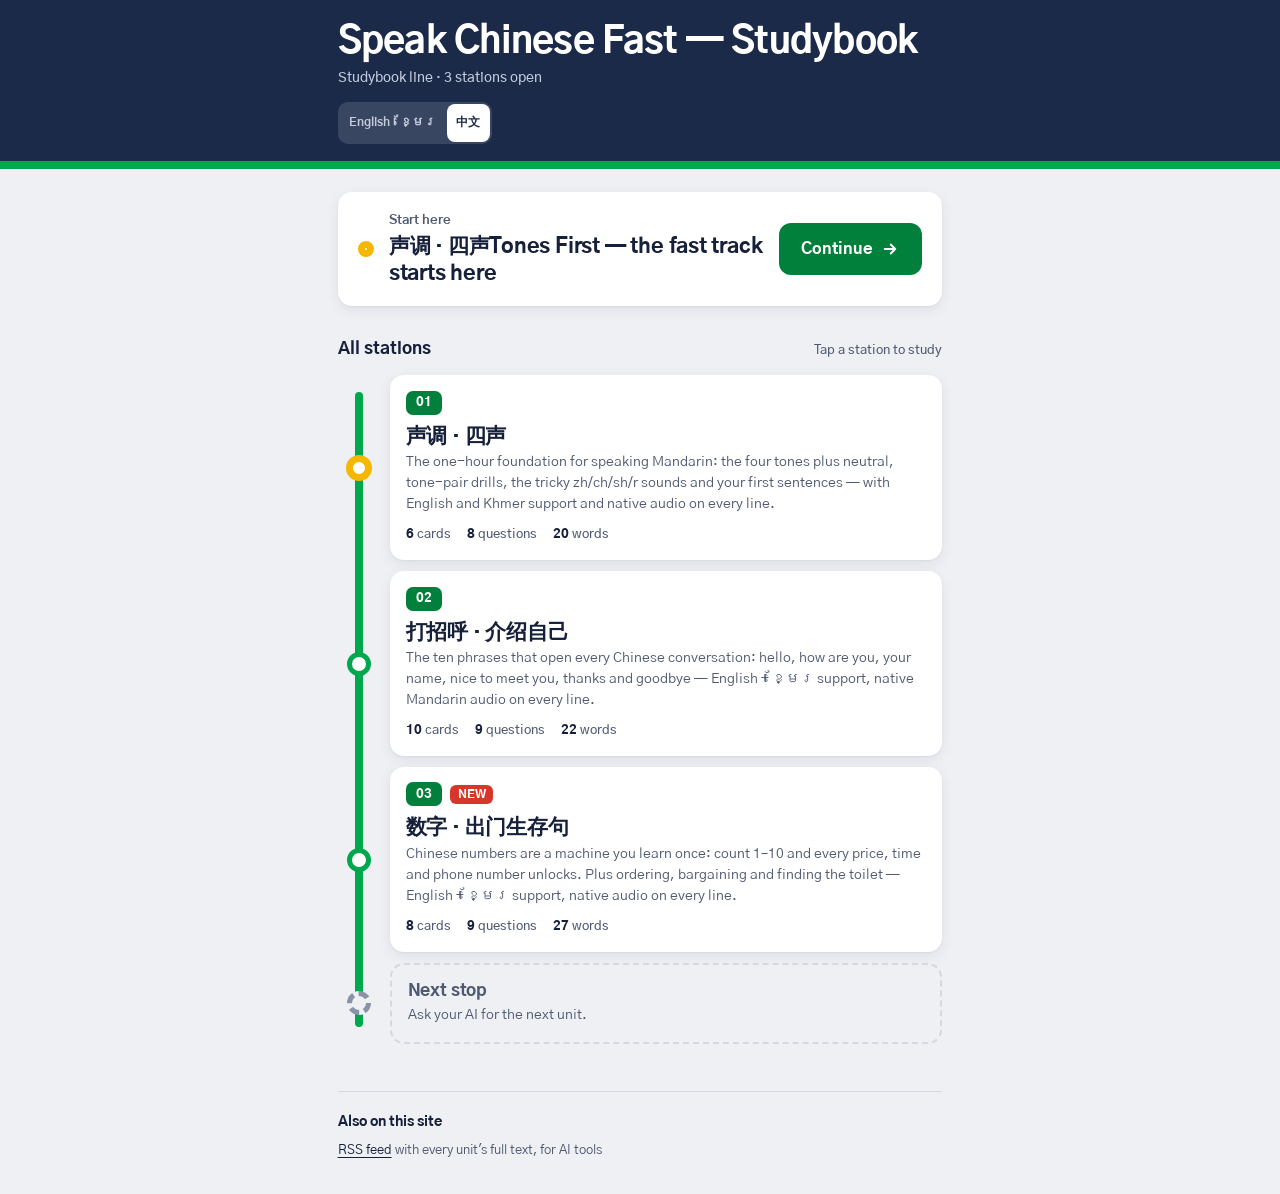
<file: index.html>
<!doctype html>
<html lang="zh" data-ui="en">
<head>
<meta charset="utf-8">
<meta name="viewport" content="width=device-width, initial-scale=1, viewport-fit=cover">
<title>Speak Chinese Fast — Studybook</title>
<meta name="description" content="Chinese study units: picture cards with native audio, Q&amp;A, vocabulary and full text.">
<meta name="theme-color" content="#1C2A4A">
<link rel="manifest" href="manifest.webmanifest">
<link rel="icon" href="icons/icon.svg" type="image/svg+xml">
<link rel="apple-touch-icon" href="icons/apple-touch-icon.png">
<meta name="apple-mobile-web-app-capable" content="yes">
<meta name="apple-mobile-web-app-title" content="Studybook">
<meta name="apple-mobile-web-app-status-bar-style" content="black-translucent">
<link rel="alternate" type="application/rss+xml" title="Studybook feed" href="feed.xml">
<link rel="preconnect" href="https://fonts.googleapis.com">
<link rel="preconnect" href="https://fonts.gstatic.com" crossorigin>
<link rel="stylesheet" href="https://fonts.googleapis.com/css2?family=Gothic+A1:wght@400;500;700;800&display=swap">
<link rel="stylesheet" href="assets/line.css?v=lyric1">
<script src="assets/script.js?v=lyric1"></script>
<style>
/* ---------- sign band ---------- */
.sign{background:var(--sign);color:var(--on-sign);padding:calc(env(safe-area-inset-top) + 1.4rem) 0 1.1rem}
.sign .in{display:flex;align-items:flex-end;justify-content:space-between;gap:1rem}
.sign h1{margin:0;font-size:clamp(1.75rem,7.6vw,2.3rem);font-weight:800;letter-spacing:-.02em;line-height:1.1}
.sign p{margin:.35rem 0 0;font-size:.86rem;color:var(--on-sign-2);font-weight:500}
.install{flex:none;display:inline-flex;align-items:center;gap:.4rem;font:700 .84rem/1 var(--f);color:var(--sign);background:var(--on-sign);
  border:0;border-radius:10px;padding:.62rem .8rem;cursor:pointer;min-height:40px}
.install svg{width:16px;height:16px}
.install[hidden]{display:none}
.ios-hint{margin:.9rem auto 0;font-size:.86rem;color:var(--on-sign-2);line-height:1.5}
.ios-hint[hidden]{display:none}
.ios-hint b{color:var(--on-sign)}

/* ---------- now-at block ---------- */
.now{margin:1.4rem 0 .4rem;background:var(--surface);border-radius:var(--r);padding:1.05rem 1.05rem 1.1rem;
  box-shadow:var(--shadow);display:grid;grid-template-columns:auto 1fr;gap:.25rem .9rem;align-items:center}
.now .ring{grid-row:span 2;width:16px;height:16px;border-radius:50%;background:var(--surface);border:7px solid var(--here)}
.now .where{margin:0;font-size:.8rem;color:var(--ink-2);font-weight:700}
.now .title{margin:0;font-size:1.32rem;font-weight:800;letter-spacing:-.01em;line-height:1.25;word-break:keep-all}
.now .title .sub{display:block;font-size:.86rem;font-weight:500;color:var(--ink-2);letter-spacing:0;margin-top:.1rem}
.go{grid-column:1/-1;margin-top:.85rem;display:flex;align-items:center;justify-content:center;gap:.5rem;min-height:52px;
  background:var(--line-ink);color:#fff;border-radius:12px;text-decoration:none;font-weight:800;font-size:1.02rem}
.go svg{width:18px;height:18px}
.go:active{transform:translateY(1px)}

/* ---------- the line ---------- */
.line-h{display:flex;align-items:baseline;justify-content:space-between;gap:1rem;margin:1.9rem 0 .5rem}
.line-h h2{margin:0;font-size:1.05rem;font-weight:800}
.line-h span{font-size:.82rem;color:var(--ink-2);font-weight:500}
.line{position:relative;list-style:none;margin:0;padding:0 0 0 52px}
.line::before{content:"";position:absolute;left:17px;top:22px;bottom:22px;width:8px;border-radius:4px;background:var(--line)}
.stop{position:relative;padding:.35rem 0}
.stop::before{content:"";position:absolute;left:-43px;top:50%;width:14px;height:14px;margin-top:-12px;border-radius:50%;
  background:var(--surface);border:5px solid var(--line)}
.station{display:block;background:var(--surface);border-radius:var(--r);padding:.95rem 1rem 1rem;text-decoration:none;color:inherit;
  box-shadow:var(--shadow);transition:box-shadow .2s var(--ease),transform .2s var(--ease)}
a.station:hover{box-shadow:var(--shadow-up)}
a.station:active{transform:scale(.985)}
.st-top{display:flex;align-items:center;gap:.5rem;flex-wrap:wrap}
.badge{display:inline-grid;place-items:center;min-width:2.3rem;height:1.5rem;padding:0 .45rem;border-radius:7px;background:var(--line-ink);
  color:#fff;font-weight:800;font-size:.8rem;font-variant-numeric:tabular-nums;letter-spacing:.02em}
.tag{font-size:.72rem;font-weight:800;border-radius:6px;padding:.18rem .45rem;line-height:1.2}
.tag.new{background:var(--notice);color:#fff}
.tag.soon{background:var(--ground);color:var(--ink-2);border:1px solid var(--rule)}
.tag[hidden]{display:none}
.st-ko{margin:.5rem 0 0;font-size:1.32rem;font-weight:800;line-height:1.3;letter-spacing:-.01em;word-break:keep-all}
.st-en{margin:.12rem 0 0;font-size:.9rem;color:var(--ink-2);line-height:1.45}
.st-meta{margin:.65rem 0 0;display:flex;flex-wrap:wrap;gap:.3rem 1rem;font-size:.8rem;color:var(--ink-2);font-weight:500;font-variant-numeric:tabular-nums}
.st-meta b{color:var(--ink);font-weight:800}
.stop.closed .station{background:transparent;box-shadow:none;border:2px solid var(--rule)}
.stop.closed .st-ko{color:var(--ink-2)}
.stop.closed .badge{background:transparent;color:var(--ink-2);box-shadow:inset 0 0 0 1.5px var(--ink-3)}
.stop.next::before{border-style:dashed;border-color:var(--ink-3);background:var(--ground)}
.stop.next .station{background:transparent;box-shadow:none;border:2px dashed var(--rule)}
.stop.next .st-ko{margin:0;color:var(--ink-2);font-size:1.08rem}
.stop.next code{font:700 .86rem var(--f);color:var(--ink)}

/* "you are here" marker, slides along the line */
.marker{position:absolute;left:8px;top:0;width:26px;height:26px;border-radius:50%;background:var(--surface);
  border:7px solid var(--here);pointer-events:none;z-index:2;
  transition:transform .42s var(--ease-out);will-change:transform}
.marker[hidden]{display:none}

/* ---------- footer ---------- */
footer{margin:2.6rem 0 0;padding:1.2rem 0 calc(env(safe-area-inset-bottom) + 2rem);border-top:1px solid var(--rule);font-size:.84rem;color:var(--ink-2);line-height:1.7}
footer h2{font-size:.86rem;margin:0 0 .3rem;color:var(--ink);font-weight:800}
footer ul{list-style:none;margin:0;padding:0}
footer a{color:var(--ink);text-underline-offset:3px;text-decoration-thickness:1px}

.sign-script{margin-top:.8rem}
@media (min-width:720px){
  .now{grid-template-columns:auto 1fr auto;padding:1.2rem 1.3rem}
  .now .ring{grid-row:1/3}
  .now .where{grid-column:2;grid-row:1}
  .now .title{grid-column:2;grid-row:2}
  .go{grid-column:3;grid-row:1/3;margin:0;padding:0 1.4rem}
}
</style>
</head>
<body>
<header class="sign">
  <div class="in wrap">
    <div>
      <h1>Speak Chinese Fast — Studybook</h1>
      <p>Studybook line · <span id="count">1</span> station open</p>
    </div>
    <button class="install" id="install" type="button" hidden>
      <svg viewBox="0 0 24 24" fill="none" stroke="currentColor" stroke-width="2.4" stroke-linecap="round" stroke-linejoin="round" aria-hidden="true"><path d="M12 4v11M7 10l5 5 5-5M5 20h14"/></svg>Install app
    </button>
  </div>
  <div class="wrap sign-script"><div class="script" role="group" aria-label="Show text in"><button type="button" data-set="en" aria-pressed="false">English · ខ្មែរ</button><button type="button" data-set="ko" aria-pressed="true" lang="zh">中文</button></div></div>
  <p class="ios-hint wrap" id="iosHint" hidden>On iPhone: tap <b>Share</b>, then <b>Add to Home Screen</b>.</p>
</header>
<div class="stripe" aria-hidden="true"></div>

<main class="wrap">
  <section class="now" aria-label="Continue studying">
    <span class="ring" aria-hidden="true"></span>
    <p class="where" id="nowWhere">Start here</p>
    <p class="title" id="nowTitle">声调 · 四声<span>Tones First — the fast track starts here</span></p>
    <a class="go" id="nowGo" href="tones-first/">
      Continue
      <svg viewBox="0 0 24 24" fill="none" stroke="currentColor" stroke-width="2.6" stroke-linecap="round" stroke-linejoin="round" aria-hidden="true"><path d="M5 12h14M13 6l6 6-6 6"/></svg>
    </a>
  </section>

  <div class="line-h"><h2>All stations</h2><span>Tap a station to study</span></div>
  <ol class="line" id="line">
    <li class="stop" data-unit="tones-first" data-en="Tones First — the fast track starts here">
      <a class="station" href="tones-first/">
        <span class="st-top"><span class="badge">01</span></span>
        <p class="st-ko" lang="zh"><span class="mk">声调 · 四声</span><span class="only-en">Tones First — the fast track starts here</span></p>
        <p class="st-en">The one-hour foundation for speaking Mandarin: the four tones plus neutral, tone-pair drills, the tricky zh/ch/sh/r sounds and your first sentences — with English and Khmer support and native audio on every line.</p>
        <p class="st-meta"><span><b>6</b> cards</span><span><b>8</b> questions</span><span><b>20</b> words</span></p>
      </a>
    </li>
    <li class="stop" data-unit="greet-and-introduce" data-en="Greetings &amp; Introductions — speak on day one">
      <a class="station" href="greet-and-introduce/">
        <span class="st-top"><span class="badge">02</span></span>
        <p class="st-ko" lang="zh"><span class="mk">打招呼 · 介绍自己</span><span class="only-en">Greetings &amp; Introductions — speak on day one</span></p>
        <p class="st-en">The ten phrases that open every Chinese conversation: hello, how are you, your name, nice to meet you, thanks and goodbye — English + ខ្មែរ support, native Mandarin audio on every line.</p>
        <p class="st-meta"><span><b>10</b> cards</span><span><b>9</b> questions</span><span><b>22</b> words</span></p>
      </a>
    </li>
    <li class="stop" data-unit="numbers-survival" data-en="Numbers &amp; Survival — shop, order, find your way">
      <a class="station" href="numbers-survival/">
        <span class="st-top"><span class="badge">03</span><span class="tag new" hidden>NEW</span></span>
        <p class="st-ko" lang="zh"><span class="mk">数字 · 出门生存句</span><span class="only-en">Numbers &amp; Survival — shop, order, find your way</span></p>
        <p class="st-en">Chinese numbers are a machine you learn once: count 1–10 and every price, time and phone number unlocks. Plus ordering, bargaining and finding the toilet — English + ខ្មែរ support, native audio on every line.</p>
        <p class="st-meta"><span><b>8</b> cards</span><span><b>9</b> questions</span><span><b>27</b> words</span></p>
      </a>
    </li>
    <li class="stop next">
      <div class="station">
        <p class="st-ko" lang="zh">Next stop</p>
        <p class="st-en">Ask your AI for the next unit.</p>
      </div>
    </li>
    <li class="marker" id="marker" aria-hidden="true" hidden></li>
  </ol>

  <footer>
    <h2>Also on this site</h2>
    <ul>
      <li><a href="feed.xml">RSS feed</a> with every unit's full text, for AI tools</li>
    </ul>
  </footer>
</main>

<script>
(function(){
  var KEY_LAST='sb:last', KEY_SEEN='sb:seen';
  function get(k,d){try{var v=localStorage.getItem(k);return v===null?d:JSON.parse(v);}catch(e){return d;}}
  function put(k,v){try{localStorage.setItem(k,JSON.stringify(v));}catch(e){}}
  var live=[].slice.call(document.querySelectorAll('.stop[data-unit]')).filter(function(s){return s.querySelector('a.station');});
  var n=live.length;
  document.getElementById('count').parentNode.lastChild.textContent=n===1?' station open':' stations open';
  document.getElementById('count').textContent=n;

  // NEW holds until the unit is opened once
  var seen=get(KEY_SEEN,[]);
  live.forEach(function(s){var t=s.querySelector('.tag.new');if(t)t.hidden=seen.indexOf(s.dataset.unit)!==-1;});

  // You are here: the last opened unit, else the first open station
  var last=get(KEY_LAST,null), here=null;
  live.forEach(function(s){if(s.dataset.unit===last)here=s;});
  if(here){
    var t=document.getElementById('nowTitle');t.innerHTML=here.querySelector('.st-ko').innerHTML;
    var sp=document.createElement('span');sp.className='sub not-en';sp.textContent=here.dataset.en||'';t.appendChild(sp);
    var pos=get('sb:pos:'+here.dataset.unit,null);
    document.getElementById('nowWhere').textContent=pos&&pos.n?'You are here · card '+(pos.i+1)+' of '+pos.n:'You are here';
    document.getElementById('nowGo').href=here.querySelector('a.station').getAttribute('href');
  }
  var marker=document.getElementById('marker');
  function place(s,animate){
    var y=s.offsetTop+s.offsetHeight/2-13;
    if(!animate)marker.style.transition='none';
    marker.style.transform='translateY('+y+'px)';
    if(!animate){void marker.offsetHeight;marker.style.transition='';}
  }
  var at=here||live[0];
  if(at){marker.hidden=false;place(at,false);}
  window.addEventListener('resize',function(){if(at)place(at,false);});

  function remember(slug){put(KEY_LAST,slug);if(seen.indexOf(slug)===-1){seen.push(slug);put(KEY_SEEN,seen);}}
  var reduce=window.matchMedia('(prefers-reduced-motion: reduce)').matches;
  live.forEach(function(s){
    var a=s.querySelector('a.station');
    a.addEventListener('click',function(e){
      remember(s.dataset.unit);
      if(reduce||e.metaKey||e.ctrlKey||e.shiftKey||s===at)return;
      e.preventDefault();at=s;place(s,true);
      setTimeout(function(){location.href=a.href;},430);
    });
  });
  document.getElementById('nowGo').addEventListener('click',function(){
    var h=this.getAttribute('href');
    live.forEach(function(s){if(s.querySelector('a.station').getAttribute('href')===h)remember(s.dataset.unit);});
  });

  // Install as an app
  var btn=document.getElementById('install'), hint=document.getElementById('iosHint'), deferred=null;
  var standalone=window.matchMedia('(display-mode: standalone)').matches||navigator.standalone;
  window.addEventListener('beforeinstallprompt',function(e){e.preventDefault();deferred=e;if(!standalone)btn.hidden=false;});
  if(/iphone|ipad|ipod/i.test(navigator.userAgent)&&!standalone)btn.hidden=false;
  btn.addEventListener('click',function(){
    if(deferred){deferred.prompt();deferred.userChoice.then(function(){deferred=null;btn.hidden=true;});return;}
    hint.hidden=!hint.hidden;
  });
  window.addEventListener('appinstalled',function(){btn.hidden=true;hint.hidden=true;});

  if('serviceWorker' in navigator)navigator.serviceWorker.register('sw.js').catch(function(){});
})();
</script>
</body>
</html>
</file>
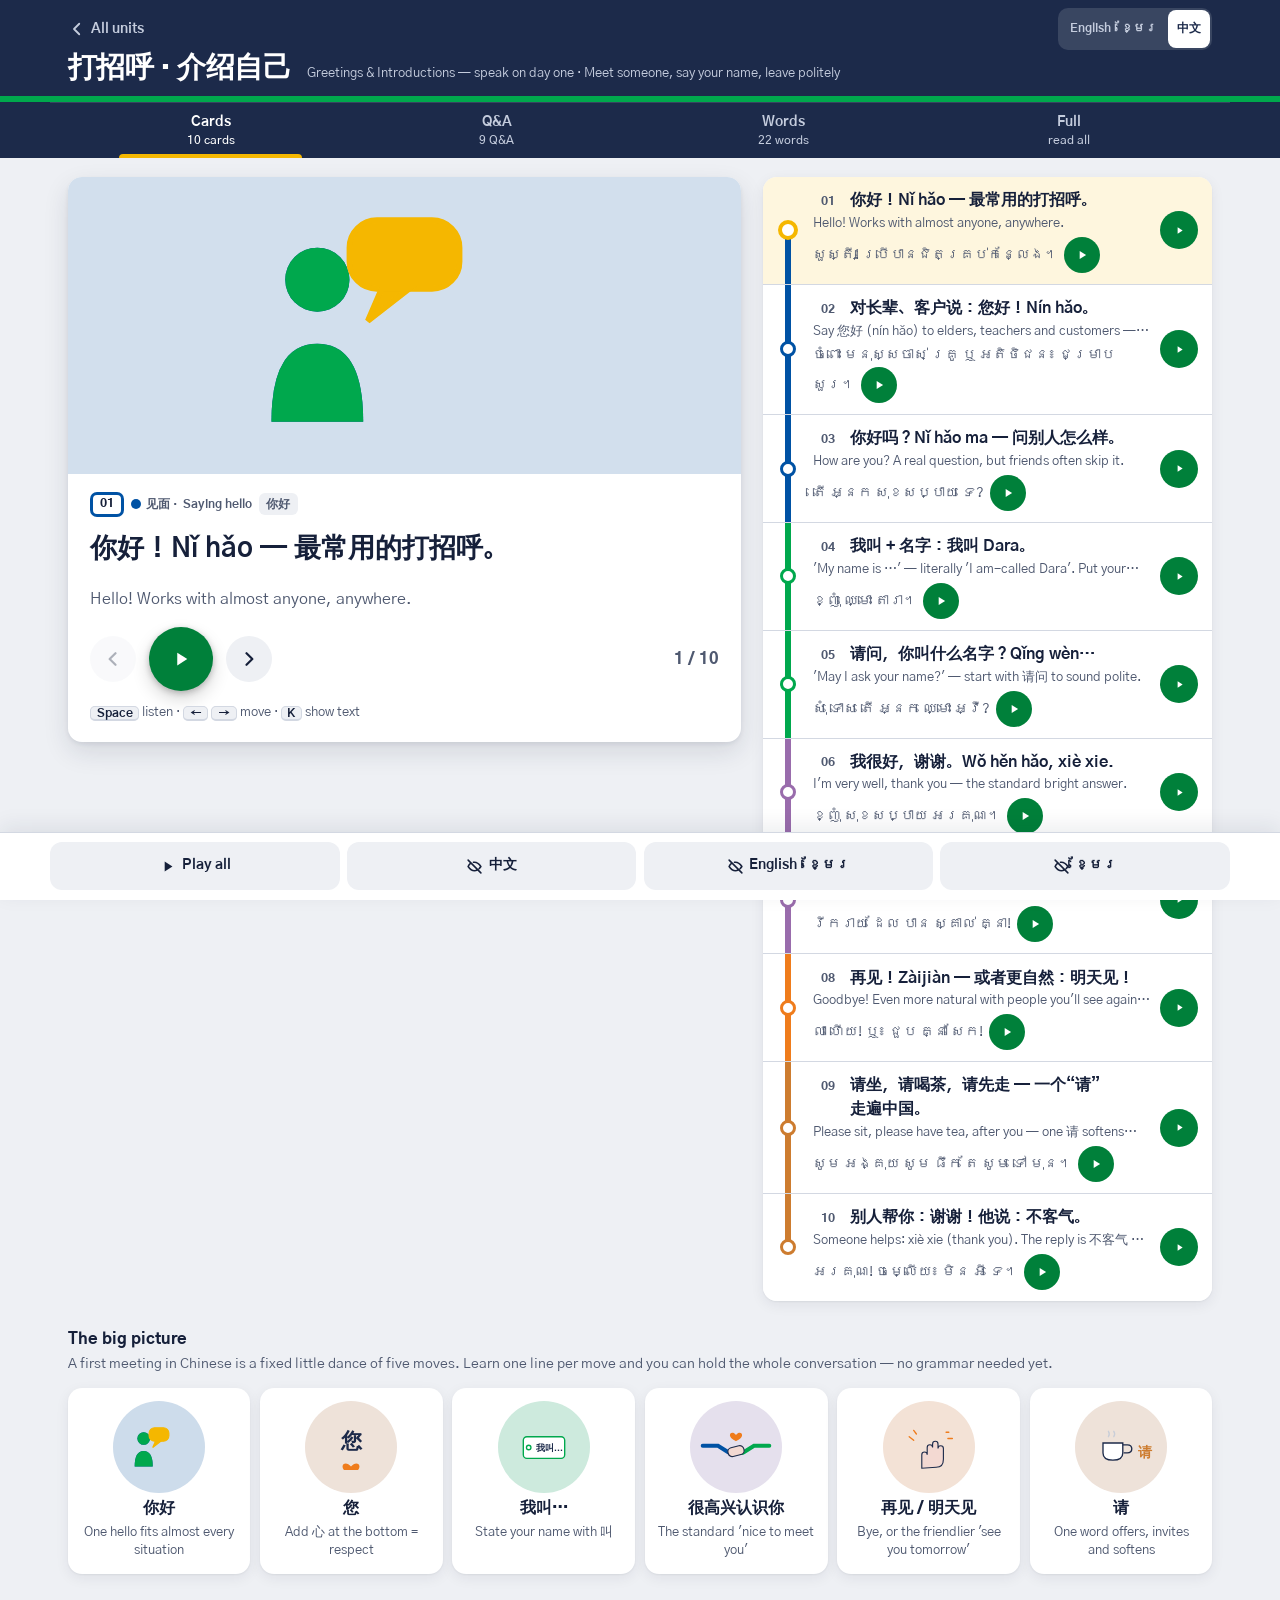
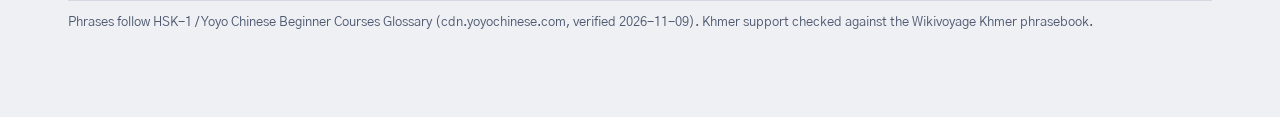
<file: greet-and-introduce/index.html>
<!doctype html>
<html lang="zh" data-ui="en">
<head>
<meta charset="utf-8">
<meta name="viewport" content="width=device-width, initial-scale=1, viewport-fit=cover">
<title>打招呼 · 介绍自己 · Greetings &amp; Introductions — speak on day one · Studybook</title>
<meta name="description" content="The ten phrases that open every Chinese conversation: hello, how are you, your name, nice to meet you, thanks and goodbye — English + ខ្មែរ support, native Mandarin audio on every line.">
<meta name="theme-color" content="#1C2A4A">
<meta property="og:type" content="website">
<meta property="og:site_name" content="Speak Chinese Fast — Studybook">
<meta property="og:title" content="打招呼 · 介绍自己 · Greetings &amp; Introductions — speak on day one">
<meta property="og:description" content="The ten phrases that open every Chinese conversation: hello, how are you, your name, nice to meet you, thanks and goodbye — English + ខ្មែរ support, native Mandarin audio on every line.">
<meta property="og:url" content="greet-and-introduce/">
<meta property="og:image" content="og/greet-and-introduce.png">
<meta property="og:image:width" content="1200">
<meta property="og:image:height" content="630">
<meta property="og:image:alt" content="打招呼 · 介绍自己 · Greetings &amp; Introductions — speak on day one">
<meta name="twitter:card" content="summary_large_image">
<link rel="manifest" href="../manifest.webmanifest">
<link rel="icon" href="../icons/icon.svg" type="image/svg+xml">
<link rel="icon" href="../icons/favicon-32.png" sizes="32x32" type="image/png">
<link rel="apple-touch-icon" href="../icons/apple-touch-icon.png">
<link rel="apple-touch-icon" sizes="120x120" href="../icons/apple-touch-icon-120.png">
<link rel="apple-touch-icon" sizes="152x152" href="../icons/apple-touch-icon-152.png">
<link rel="apple-touch-icon" sizes="167x167" href="../icons/apple-touch-icon-167.png">
<link rel="apple-touch-icon" sizes="180x180" href="../icons/apple-touch-icon.png">
<meta name="apple-mobile-web-app-title" content="Studybook">
<meta name="apple-mobile-web-app-capable" content="yes">
<meta name="apple-mobile-web-app-status-bar-style" content="black-translucent">
<link rel="preconnect" href="https://fonts.googleapis.com">
<link rel="preconnect" href="https://fonts.gstatic.com" crossorigin>
<link rel="stylesheet" href="https://fonts.googleapis.com/css2?family=Gothic+A1:wght@400;500;700;800&display=swap">
<link rel="stylesheet" href="../assets/line.css?v=lyric2">
<link rel="stylesheet" href="../assets/unit.css?v=lyric2">
<script src="../assets/script.js?v=lyric2"></script>
</head>
<body data-unit="greet-and-introduce">
<header class="usign">
  <div class="wrap">
    <div class="row"><a class="back" href="../"><svg viewBox="0 0 24 24" fill="none" stroke="currentColor" stroke-width="2.4" stroke-linecap="round" stroke-linejoin="round" aria-hidden="true"><path d="M15 5l-7 7 7 7"/></svg><span class="ui-ko">노선도 · All units</span><span class="ui-en">All units</span></a><div class="script" role="group" aria-label="Show text in"><button type="button" data-set="en" aria-pressed="false">English · ខ្មែរ</button><button type="button" data-set="ko" aria-pressed="true" lang="zh">中文</button></div></div>
    <div class="utitle"><h1><span class="mk">打招呼 · 介绍自己</span><span class="only-en">Greetings &amp; Introductions — speak on day one</span></h1><p><span class="not-en">Greetings &amp; Introductions — speak on day one · </span>Meet someone, say your name, leave politely</p></div>
  </div>
  <div class="stripe" aria-hidden="true"></div>
  <nav class="tabs wrap" role="tablist" aria-label="Unit parts">
    <button role="tab" data-tab="cards" aria-controls="p-cards"><span><span class="ui-ko">그림 카드</span><span class="ui-en">Cards</span></span><small>10 cards</small></button>
    <button role="tab" data-tab="qa" aria-controls="p-qa"><span><span class="ui-ko">예상 질문</span><span class="ui-en">Q&amp;A</span></span><small>9 Q&amp;A</small></button>
    <button role="tab" data-tab="voc" aria-controls="p-voc"><span><span class="ui-ko">단어</span><span class="ui-en">Words</span></span><small>22 words</small></button>
    <button role="tab" data-tab="full" aria-controls="p-full"><span><span class="ui-ko">전체</span><span class="ui-en">Full</span></span><small>read all</small></button>
  </nav>
</header>

<main class="wrap">
  <section class="panel" id="p-cards" role="tabpanel">
    <section class="eli" aria-label="The big picture"><h2>The big picture</h2><p class="eli-why">A first meeting in Chinese is a fixed little dance of five moves. Learn one line per move and you can hold the whole conversation — no grammar needed yet.</p><ol><li style="--lc:#0052A4"><img src="img/x-hello.svg" alt="" loading="lazy"><b class="has-en" lang="zh">你好</b><span>One hello fits almost every situation</span></li><li style="--lc:#CD7C2F"><img src="img/x-formal.svg" alt="" loading="lazy"><b class="has-en" lang="zh">您</b><span>Add 心 at the bottom = respect</span></li><li style="--lc:#00A84D"><img src="img/x-tag.svg" alt="" loading="lazy"><b class="has-en" lang="zh">我叫…</b><span>State your name with 叫</span></li><li style="--lc:#996CAC"><img src="img/x-handshake.svg" alt="" loading="lazy"><b class="has-en" lang="zh">很高兴认识你</b><span>The standard &#x27;nice to meet you&#x27;</span></li><li style="--lc:#EF7C1C"><img src="img/x-wave.svg" alt="" loading="lazy"><b class="has-en" lang="zh">再见 / 明天见</b><span>Bye, or the friendlier &#x27;see you tomorrow&#x27;</span></li><li style="--lc:#CD7C2F"><img src="img/x-tea.svg" alt="" loading="lazy"><b class="has-en" lang="zh">请</b><span>One word offers, invites and softens</span></li></ol></section>
    <section class="map" aria-label="Sections"><h2>The route · one first meeting</h2><p class="note">Greet → ask the name → answer about yourself → say nice to meet you → part politely. One conversation, in order.</p><ol><li data-sec="meet" style="--lc:#0052A4"><button type="button"><span class="m-ko has-en" lang="zh">见面</span><span class="m-en">Saying hello</span></button></li><li data-sec="name" style="--lc:#00A84D"><button type="button"><span class="m-ko has-en" lang="zh">名字</span><span class="m-en">Names</span></button></li><li data-sec="reply" style="--lc:#996CAC"><button type="button"><span class="m-ko has-en" lang="zh">回答</span><span class="m-en">Answering</span></button></li><li data-sec="bye" style="--lc:#EF7C1C"><button type="button"><span class="m-ko has-en" lang="zh">再见</span><span class="m-en">Saying goodbye</span></button></li><li data-sec="polite" style="--lc:#CD7C2F"><button type="button"><span class="m-ko has-en" lang="zh">礼貌</span><span class="m-en">Being polite</span></button></li></ol></section>
    
    <ol class="how"><li><b>1</b>Look at the picture</li><li><b>2</b>Recall the Chinese in your head</li><li><b>3</b>Tap to check, then listen</li></ol>
    <div class="platform">
      <section class="stage" id="stage" aria-label="Now studying" aria-live="polite">
        <figure class="pic"><img src="img/c1-hello.svg" alt=""></figure>
        <div class="st-body">
          <div class="ctop"></div>
          <p class="ko st-ko has-en" lang="zh" tabindex="0"></p>
          <span class="prog" aria-hidden="true"><i></i></span>
          <p class="en st-en"></p>
          <div class="st-ctl">
            <button class="st-nav" id="stPrev" type="button" aria-label="Previous card"><svg viewBox="0 0 24 24" fill="none" stroke="currentColor" stroke-width="2.6" stroke-linecap="round" stroke-linejoin="round" aria-hidden="true"><path d="M15 5l-7 7 7 7"/></svg></button>
            <button class="bigplay" id="stPlay" type="button" aria-label="Listen"><svg viewBox="0 0 24 24" aria-hidden="true"><path class="i-play" d="M8 5v14l11-7z" fill="currentColor"/><path class="i-stop" d="M7 6h3.5v12H7zM13.5 6H17v12h-3.5z" fill="currentColor"/></svg></button>
            <button class="st-nav" id="stNext" type="button" aria-label="Next card"><svg viewBox="0 0 24 24" fill="none" stroke="currentColor" stroke-width="2.6" stroke-linecap="round" stroke-linejoin="round" aria-hidden="true"><path d="M9 5l7 7-7 7"/></svg></button>
            <span class="st-count"></span>
          </div>
          <p class="keys"><kbd>Space</kbd> listen · <kbd>←</kbd> <kbd>→</kbd> move · <kbd>K</kbd> show text</p>
        </div>
      </section>
      <div class="cards" role="list" aria-label="All lines"><article class="card" id="c1" data-sec="meet" style="--lc:#0052A4"><figure class="pic flat"><img loading="lazy" src="img/c1-hello.svg" alt="Two flat figures facing each other with a speech bubble"><button class="cplay" type="button" data-au="audio/c1.mp3" aria-label="Listen to card 1"><svg viewBox="0 0 24 24" aria-hidden="true"><path class="i-play" d="M8 5v14l11-7z" fill="currentColor"/><path class="i-stop" d="M7 6h3.5v12H7zM13.5 6H17v12h-3.5z" fill="currentColor"/></svg></button></figure><div class="cbody"><div class="ctop"><span class="num">01</span><span class="sec-chip"><span class="mk" lang="zh">见面&nbsp;· </span>Saying hello</span><span class="hook" lang="zh">你好</span></div><p class="ko has-en" lang="zh">你好！Nǐ hǎo — 最常用的打招呼。</p><span class="prog" aria-hidden="true"><i></i></span><p class="en">Hello! Works with almost anyone, anywhere.</p><p class="km" lang="km">សួស្តី! ប្រើបានជិតគ្រប់កន្លែង។<button class="listen mini" type="button" data-au="audio/km01.mp3" aria-label="Listen"><svg viewBox="0 0 24 24" aria-hidden="true"><path d="M8 5v14l11-7z" fill="currentColor"/></svg></button></p></div><button class="rplay" type="button" data-au="audio/c1.mp3" aria-label="Listen to card 1"><svg viewBox="0 0 24 24" aria-hidden="true"><path class="i-play" d="M8 5v14l11-7z" fill="currentColor"/><path class="i-stop" d="M7 6h3.5v12H7zM13.5 6H17v12h-3.5z" fill="currentColor"/></svg></button></article><article class="card" id="c2" data-sec="meet" style="--lc:#0052A4"><figure class="pic flat"><img loading="lazy" src="img/x-formal.svg" alt="A figure with a heart under the character 您"><button class="cplay" type="button" data-au="audio/c2.mp3" aria-label="Listen to card 2"><svg viewBox="0 0 24 24" aria-hidden="true"><path class="i-play" d="M8 5v14l11-7z" fill="currentColor"/><path class="i-stop" d="M7 6h3.5v12H7zM13.5 6H17v12h-3.5z" fill="currentColor"/></svg></button></figure><div class="cbody"><div class="ctop"><span class="num">02</span><span class="sec-chip"><span class="mk" lang="zh">见面&nbsp;· </span>Saying hello</span><span class="hook" lang="zh">您好</span></div><p class="ko has-en" lang="zh">对长辈、客户说：您好！Nín hǎo。</p><span class="prog" aria-hidden="true"><i></i></span><p class="en">Say 您好 (nín hǎo) to elders, teachers and customers — it carries respect.</p><p class="km" lang="km">ចំពោះ មនុស្សចាស់ គ្រូ ឬ អតិថិជន៖ ជម្រាបសួរ។<button class="listen mini" type="button" data-au="audio/km02.mp3" aria-label="Listen"><svg viewBox="0 0 24 24" aria-hidden="true"><path d="M8 5v14l11-7z" fill="currentColor"/></svg></button></p></div><button class="rplay" type="button" data-au="audio/c2.mp3" aria-label="Listen to card 2"><svg viewBox="0 0 24 24" aria-hidden="true"><path class="i-play" d="M8 5v14l11-7z" fill="currentColor"/><path class="i-stop" d="M7 6h3.5v12H7zM13.5 6H17v12h-3.5z" fill="currentColor"/></svg></button></article><article class="card" id="c3" data-sec="meet" style="--lc:#0052A4"><figure class="pic flat"><img loading="lazy" src="img/c2-how.svg" alt="A speech bubble with an upward arrow and a heart"><button class="cplay" type="button" data-au="audio/c3.mp3" aria-label="Listen to card 3"><svg viewBox="0 0 24 24" aria-hidden="true"><path class="i-play" d="M8 5v14l11-7z" fill="currentColor"/><path class="i-stop" d="M7 6h3.5v12H7zM13.5 6H17v12h-3.5z" fill="currentColor"/></svg></button></figure><div class="cbody"><div class="ctop"><span class="num">03</span><span class="sec-chip"><span class="mk" lang="zh">见面&nbsp;· </span>Saying hello</span><span class="hook" lang="zh">你好吗</span></div><p class="ko has-en" lang="zh">你好吗？Nǐ hǎo ma — 问别人怎么样。</p><span class="prog" aria-hidden="true"><i></i></span><p class="en">How are you? A real question, but friends often skip it.</p><p class="km" lang="km">តើ អ្នក សុខសប្បាយ ទេ?<button class="listen mini" type="button" data-au="audio/km03.mp3" aria-label="Listen"><svg viewBox="0 0 24 24" aria-hidden="true"><path d="M8 5v14l11-7z" fill="currentColor"/></svg></button></p></div><button class="rplay" type="button" data-au="audio/c3.mp3" aria-label="Listen to card 3"><svg viewBox="0 0 24 24" aria-hidden="true"><path class="i-play" d="M8 5v14l11-7z" fill="currentColor"/><path class="i-stop" d="M7 6h3.5v12H7zM13.5 6H17v12h-3.5z" fill="currentColor"/></svg></button></article><article class="card" id="c4" data-sec="name" style="--lc:#00A84D"><figure class="pic flat"><img loading="lazy" src="img/c3-name.svg" alt="A name tag with the character 叫"><button class="cplay" type="button" data-au="audio/c4.mp3" aria-label="Listen to card 4"><svg viewBox="0 0 24 24" aria-hidden="true"><path class="i-play" d="M8 5v14l11-7z" fill="currentColor"/><path class="i-stop" d="M7 6h3.5v12H7zM13.5 6H17v12h-3.5z" fill="currentColor"/></svg></button></figure><div class="cbody"><div class="ctop"><span class="num">04</span><span class="sec-chip"><span class="mk" lang="zh">名字&nbsp;· </span>Names</span><span class="hook" lang="zh">我叫…</span></div><p class="ko has-en" lang="zh">我叫 + 名字：我叫 Dara。</p><span class="prog" aria-hidden="true"><i></i></span><p class="en">&#x27;My name is …&#x27; — literally &#x27;I am-called Dara&#x27;. Put your name right after 叫.</p><p class="km" lang="km">ខ្ញុំ ឈ្មោះ តារា។<button class="listen mini" type="button" data-au="audio/km04.mp3" aria-label="Listen"><svg viewBox="0 0 24 24" aria-hidden="true"><path d="M8 5v14l11-7z" fill="currentColor"/></svg></button></p></div><button class="rplay" type="button" data-au="audio/c4.mp3" aria-label="Listen to card 4"><svg viewBox="0 0 24 24" aria-hidden="true"><path class="i-play" d="M8 5v14l11-7z" fill="currentColor"/><path class="i-stop" d="M7 6h3.5v12H7zM13.5 6H17v12h-3.5z" fill="currentColor"/></svg></button></article><article class="card" id="c5" data-sec="name" style="--lc:#00A84D"><figure class="pic flat"><img loading="lazy" src="img/c4-ask.svg" alt="A question bubble with a name tag inside"><button class="cplay" type="button" data-au="audio/c5.mp3" aria-label="Listen to card 5"><svg viewBox="0 0 24 24" aria-hidden="true"><path class="i-play" d="M8 5v14l11-7z" fill="currentColor"/><path class="i-stop" d="M7 6h3.5v12H7zM13.5 6H17v12h-3.5z" fill="currentColor"/></svg></button></figure><div class="cbody"><div class="ctop"><span class="num">05</span><span class="sec-chip"><span class="mk" lang="zh">名字&nbsp;· </span>Names</span><span class="hook" lang="zh">你叫什么名字？</span></div><p class="ko has-en" lang="zh">请问，你叫什么名字？Qǐng wèn…</p><span class="prog" aria-hidden="true"><i></i></span><p class="en">&#x27;May I ask your name?&#x27; — start with 请问 to sound polite.</p><p class="km" lang="km">សុំ ទោស តើ អ្នក ឈ្មោះ អ្វី?<button class="listen mini" type="button" data-au="audio/km05.mp3" aria-label="Listen"><svg viewBox="0 0 24 24" aria-hidden="true"><path d="M8 5v14l11-7z" fill="currentColor"/></svg></button></p></div><button class="rplay" type="button" data-au="audio/c5.mp3" aria-label="Listen to card 5"><svg viewBox="0 0 24 24" aria-hidden="true"><path class="i-play" d="M8 5v14l11-7z" fill="currentColor"/><path class="i-stop" d="M7 6h3.5v12H7zM13.5 6H17v12h-3.5z" fill="currentColor"/></svg></button></article><article class="card" id="c6" data-sec="reply" style="--lc:#996CAC"><figure class="pic flat"><img loading="lazy" src="img/c5-fine.svg" alt="A thumbs-up over a smiley face"><button class="cplay" type="button" data-au="audio/c6.mp3" aria-label="Listen to card 6"><svg viewBox="0 0 24 24" aria-hidden="true"><path class="i-play" d="M8 5v14l11-7z" fill="currentColor"/><path class="i-stop" d="M7 6h3.5v12H7zM13.5 6H17v12h-3.5z" fill="currentColor"/></svg></button></figure><div class="cbody"><div class="ctop"><span class="num">06</span><span class="sec-chip"><span class="mk" lang="zh">回答&nbsp;· </span>Answering</span><span class="hook" lang="zh">我很好</span></div><p class="ko has-en" lang="zh">我很好，谢谢。Wǒ hěn hǎo, xiè xie.</p><span class="prog" aria-hidden="true"><i></i></span><p class="en">I&#x27;m very well, thank you — the standard bright answer.</p><p class="km" lang="km">ខ្ញុំ សុខសប្បាយ អរគុណ។<button class="listen mini" type="button" data-au="audio/km06.mp3" aria-label="Listen"><svg viewBox="0 0 24 24" aria-hidden="true"><path d="M8 5v14l11-7z" fill="currentColor"/></svg></button></p></div><button class="rplay" type="button" data-au="audio/c6.mp3" aria-label="Listen to card 6"><svg viewBox="0 0 24 24" aria-hidden="true"><path class="i-play" d="M8 5v14l11-7z" fill="currentColor"/><path class="i-stop" d="M7 6h3.5v12H7zM13.5 6H17v12h-3.5z" fill="currentColor"/></svg></button></article><article class="card" id="c7" data-sec="reply" style="--lc:#996CAC"><figure class="pic flat"><img loading="lazy" src="img/c6-meet.svg" alt="Two hands meeting over a small heart"><button class="cplay" type="button" data-au="audio/c7.mp3" aria-label="Listen to card 7"><svg viewBox="0 0 24 24" aria-hidden="true"><path class="i-play" d="M8 5v14l11-7z" fill="currentColor"/><path class="i-stop" d="M7 6h3.5v12H7zM13.5 6H17v12h-3.5z" fill="currentColor"/></svg></button></figure><div class="cbody"><div class="ctop"><span class="num">07</span><span class="sec-chip"><span class="mk" lang="zh">回答&nbsp;· </span>Answering</span><span class="hook" lang="zh">很高兴认识你</span></div><p class="ko has-en" lang="zh">很高兴认识你！Hěn gāoxìng rènshi nǐ.</p><span class="prog" aria-hidden="true"><i></i></span><p class="en">Nice to meet you! Say it right after names are exchanged.</p><p class="km" lang="km">រីករាយ ដែល បាន ស្គាល់ គ្នា!<button class="listen mini" type="button" data-au="audio/km07.mp3" aria-label="Listen"><svg viewBox="0 0 24 24" aria-hidden="true"><path d="M8 5v14l11-7z" fill="currentColor"/></svg></button></p></div><button class="rplay" type="button" data-au="audio/c7.mp3" aria-label="Listen to card 7"><svg viewBox="0 0 24 24" aria-hidden="true"><path class="i-play" d="M8 5v14l11-7z" fill="currentColor"/><path class="i-stop" d="M7 6h3.5v12H7zM13.5 6H17v12h-3.5z" fill="currentColor"/></svg></button></article><article class="card" id="c8" data-sec="bye" style="--lc:#EF7C1C"><figure class="pic flat"><img loading="lazy" src="img/c7-bye.svg" alt="A waving hand"><button class="cplay" type="button" data-au="audio/c8.mp3" aria-label="Listen to card 8"><svg viewBox="0 0 24 24" aria-hidden="true"><path class="i-play" d="M8 5v14l11-7z" fill="currentColor"/><path class="i-stop" d="M7 6h3.5v12H7zM13.5 6H17v12h-3.5z" fill="currentColor"/></svg></button></figure><div class="cbody"><div class="ctop"><span class="num">08</span><span class="sec-chip"><span class="mk" lang="zh">再见&nbsp;· </span>Saying goodbye</span><span class="hook" lang="zh">再见</span></div><p class="ko has-en" lang="zh">再见！Zàijiàn — 或者更自然：明天见！</p><span class="prog" aria-hidden="true"><i></i></span><p class="en">Goodbye! Even more natural with people you&#x27;ll see again: &#x27;See you tomorrow&#x27;.</p><p class="km" lang="km">លា ហើយ! ឬ៖ ជួប គ្នា សែក!<button class="listen mini" type="button" data-au="audio/km08.mp3" aria-label="Listen"><svg viewBox="0 0 24 24" aria-hidden="true"><path d="M8 5v14l11-7z" fill="currentColor"/></svg></button></p></div><button class="rplay" type="button" data-au="audio/c8.mp3" aria-label="Listen to card 8"><svg viewBox="0 0 24 24" aria-hidden="true"><path class="i-play" d="M8 5v14l11-7z" fill="currentColor"/><path class="i-stop" d="M7 6h3.5v12H7zM13.5 6H17v12h-3.5z" fill="currentColor"/></svg></button></article><article class="card" id="c9" data-sec="polite" style="--lc:#CD7C2F"><figure class="pic flat"><img loading="lazy" src="img/c8-please.svg" alt="A teapot pouring a cup with the character 请"><button class="cplay" type="button" data-au="audio/c9.mp3" aria-label="Listen to card 9"><svg viewBox="0 0 24 24" aria-hidden="true"><path class="i-play" d="M8 5v14l11-7z" fill="currentColor"/><path class="i-stop" d="M7 6h3.5v12H7zM13.5 6H17v12h-3.5z" fill="currentColor"/></svg></button></figure><div class="cbody"><div class="ctop"><span class="num">09</span><span class="sec-chip"><span class="mk" lang="zh">礼貌&nbsp;· </span>Being polite</span><span class="hook" lang="zh">请</span></div><p class="ko has-en" lang="zh">请坐，请喝茶，请先走 — 一个“请”走遍中国。</p><span class="prog" aria-hidden="true"><i></i></span><p class="en">Please sit, please have tea, after you — one 请 softens everything.</p><p class="km" lang="km">សូម អង្គុយ សូម ផឹក តែ សូម ទៅ មុន។<button class="listen mini" type="button" data-au="audio/km09.mp3" aria-label="Listen"><svg viewBox="0 0 24 24" aria-hidden="true"><path d="M8 5v14l11-7z" fill="currentColor"/></svg></button></p></div><button class="rplay" type="button" data-au="audio/c9.mp3" aria-label="Listen to card 9"><svg viewBox="0 0 24 24" aria-hidden="true"><path class="i-play" d="M8 5v14l11-7z" fill="currentColor"/><path class="i-stop" d="M7 6h3.5v12H7zM13.5 6H17v12h-3.5z" fill="currentColor"/></svg></button></article><article class="card" id="c10" data-sec="polite" style="--lc:#CD7C2F"><figure class="pic flat"><img loading="lazy" src="img/c9-thanks.svg" alt="Two pressed hands over a heart for thank you"><button class="cplay" type="button" data-au="audio/c10.mp3" aria-label="Listen to card 10"><svg viewBox="0 0 24 24" aria-hidden="true"><path class="i-play" d="M8 5v14l11-7z" fill="currentColor"/><path class="i-stop" d="M7 6h3.5v12H7zM13.5 6H17v12h-3.5z" fill="currentColor"/></svg></button></figure><div class="cbody"><div class="ctop"><span class="num">10</span><span class="sec-chip"><span class="mk" lang="zh">礼貌&nbsp;· </span>Being polite</span><span class="hook" lang="zh">谢谢 · 不客气</span></div><p class="ko has-en" lang="zh">别人帮你：谢谢！他说：不客气。</p><span class="prog" aria-hidden="true"><i></i></span><p class="en">Someone helps: xiè xie (thank you). The reply is 不客气 — &#x27;you&#x27;re welcome&#x27;.</p><p class="km" lang="km">អរគុណ! ចម្លើយ៖ មិន អី ទេ។<button class="listen mini" type="button" data-au="audio/km10.mp3" aria-label="Listen"><svg viewBox="0 0 24 24" aria-hidden="true"><path d="M8 5v14l11-7z" fill="currentColor"/></svg></button></p></div><button class="rplay" type="button" data-au="audio/c10.mp3" aria-label="Listen to card 10"><svg viewBox="0 0 24 24" aria-hidden="true"><path class="i-play" d="M8 5v14l11-7z" fill="currentColor"/><path class="i-stop" d="M7 6h3.5v12H7zM13.5 6H17v12h-3.5z" fill="currentColor"/></svg></button></article></div>
    </div>
    <p class="credit">Phrases follow HSK-1 / Yoyo Chinese Beginner Courses Glossary (cdn.yoyochinese.com, verified 2026-11-09). Khmer support checked against the Wikivoyage Khmer phrasebook.</p>
  </section>
  <section class="panel" id="p-qa" role="tabpanel"><p class="note">Recall the answer in your head first, then tap to check and listen.</p><h2 class="qsec">Traps · read these first <small>What learners get wrong</small></h2><article class="qa trap"><div class="qhead"><button class="q" type="button" aria-expanded="false" aria-controls="qa1"><span class="qm">Q</span><span class="qt"><span class="qko has-en" lang="zh">什么时候用“您”？</span><span class="qen">When do I use the polite 您?</span></span><svg class="chev" viewBox="0 0 24 24" fill="none" stroke="currentColor" stroke-width="2.4" stroke-linecap="round" aria-hidden="true"><path d="M6 9l6 6 6-6"/></svg></button><button class="listen mini" type="button" data-au="audio/q1.mp3" aria-label="Listen"><svg viewBox="0 0 24 24" aria-hidden="true"><path d="M8 5v14l11-7z" fill="currentColor"/></svg></button></div><div class="a" id="qa1"><p class="ako has-en" lang="zh">长辈、老师、客户、第一次见的客人。朋友用你。</p><p class="aen">Elders, teachers, customers, guests you just met. With friends, plain 你.</p><p class="km" lang="km">មនុស្សចាស់ គ្រូ អតិថិជន។ ជាមួយ មិត្ត ប្រើ nǐ។<button class="listen mini" type="button" data-au="audio/km11.mp3" aria-label="Listen"><svg viewBox="0 0 24 24" aria-hidden="true"><path d="M8 5v14l11-7z" fill="currentColor"/></svg></button></p><p class="why">One syllable buys you real goodwill. When unsure, 您 is the safer mistake.</p><button class="listen" type="button" data-au="audio/a1.mp3"><svg viewBox="0 0 24 24" aria-hidden="true"><path d="M8 5v14l11-7z" fill="currentColor"/></svg><span><span class="ui-ko">듣기 · Listen</span><span class="ui-en">Listen</span></span></button></div></article><article class="qa trap"><div class="qhead"><button class="q" type="button" aria-expanded="false" aria-controls="qa2"><span class="qm">Q</span><span class="qt"><span class="qko has-en" lang="zh">“吃了吗？”是要请我吃饭吗？</span><span class="qen">Is &#x27;Have you eaten?&#x27; an invitation to dinner?</span></span><svg class="chev" viewBox="0 0 24 24" fill="none" stroke="currentColor" stroke-width="2.4" stroke-linecap="round" aria-hidden="true"><path d="M6 9l6 6 6-6"/></svg></button><button class="listen mini" type="button" data-au="audio/q2.mp3" aria-label="Listen"><svg viewBox="0 0 24 24" aria-hidden="true"><path d="M8 5v14l11-7z" fill="currentColor"/></svg></button></div><div class="a" id="qa2"><p class="ako has-en" lang="zh">不是，那只是打招呼。回答：吃了，你呢？</p><p class="aen">No — it&#x27;s just a greeting among friends. Answer: 吃了，你呢? (Yes, and you?)</p><p class="km" lang="km">មិន មែន ទេ — នេះ គ្រាន់ តែ សំណូម ពរ ប៉ុណ្ណោះ។ ឆ្លើយ៖ បរិភោគ រួច ហើយ។<button class="listen mini" type="button" data-au="audio/km12.mp3" aria-label="Listen"><svg viewBox="0 0 24 24" aria-hidden="true"><path d="M8 5v14l11-7z" fill="currentColor"/></svg></button></p><button class="listen" type="button" data-au="audio/a2.mp3"><svg viewBox="0 0 24 24" aria-hidden="true"><path d="M8 5v14l11-7z" fill="currentColor"/></svg><span><span class="ui-ko">듣기 · Listen</span><span class="ui-en">Listen</span></span></button></div></article><article class="qa trap"><div class="qhead"><button class="q" type="button" aria-expanded="false" aria-controls="qa3"><span class="qm">Q</span><span class="qt"><span class="qko has-en" lang="zh">打电话第一句说什么？</span><span class="qen">What do I say first on a phone call?</span></span><svg class="chev" viewBox="0 0 24 24" fill="none" stroke="currentColor" stroke-width="2.4" stroke-linecap="round" aria-hidden="true"><path d="M6 9l6 6 6-6"/></svg></button><button class="listen mini" type="button" data-au="audio/q3.mp3" aria-label="Listen"><svg viewBox="0 0 24 24" aria-hidden="true"><path d="M8 5v14l11-7z" fill="currentColor"/></svg></button></div><div class="a" id="qa3"><p class="ako has-en" lang="zh">电话里说“喂”（wéi），然后说自己是谁。</p><p class="aen">On the phone Chinese says 喂 (wéi), then your own name — not 你好.</p><p class="km" lang="km">ពេល ទូរស័ព្ទ គេ និយាយ wéi ហើយ ប្រាប់ ឈ្មោះ ខ្លួន។<button class="listen mini" type="button" data-au="audio/km13.mp3" aria-label="Listen"><svg viewBox="0 0 24 24" aria-hidden="true"><path d="M8 5v14l11-7z" fill="currentColor"/></svg></button></p><p class="why">Textbooks teach 你好; real phones start with wéi. Knowing this instantly sounds natural.</p><button class="listen" type="button" data-au="audio/a3.mp3"><svg viewBox="0 0 24 24" aria-hidden="true"><path d="M8 5v14l11-7z" fill="currentColor"/></svg><span><span class="ui-ko">듣기 · Listen</span><span class="ui-en">Listen</span></span></button></div></article><h2 class="qsec">Real conversations <small>What someone will actually ask you</small></h2><article class="qa"><div class="qhead"><button class="q" type="button" aria-expanded="false" aria-controls="qa4"><span class="qm">Q</span><span class="qt"><span class="qko has-en" lang="zh">你叫什么名字？</span><span class="qen">What&#x27;s your name?</span></span><svg class="chev" viewBox="0 0 24 24" fill="none" stroke="currentColor" stroke-width="2.4" stroke-linecap="round" aria-hidden="true"><path d="M6 9l6 6 6-6"/></svg></button><button class="listen mini" type="button" data-au="audio/q4.mp3" aria-label="Listen"><svg viewBox="0 0 24 24" aria-hidden="true"><path d="M8 5v14l11-7z" fill="currentColor"/></svg></button></div><div class="a" id="qa4"><p class="ako has-en" lang="zh">我叫 Dara。你呢？</p><p class="aen">My name is Dara. And you?</p><p class="km" lang="km">ខ្ញុំ ឈ្មោះ តារា។ អ្នកវិញ?<button class="listen mini" type="button" data-au="audio/km14.mp3" aria-label="Listen"><svg viewBox="0 0 24 24" aria-hidden="true"><path d="M8 5v14l11-7z" fill="currentColor"/></svg></button></p><button class="listen" type="button" data-au="audio/a4.mp3"><svg viewBox="0 0 24 24" aria-hidden="true"><path d="M8 5v14l11-7z" fill="currentColor"/></svg><span><span class="ui-ko">듣기 · Listen</span><span class="ui-en">Listen</span></span></button></div></article><article class="qa"><div class="qhead"><button class="q" type="button" aria-expanded="false" aria-controls="qa5"><span class="qm">Q</span><span class="qt"><span class="qko has-en" lang="zh">他是谁？</span><span class="qen">Who is he?</span></span><svg class="chev" viewBox="0 0 24 24" fill="none" stroke="currentColor" stroke-width="2.4" stroke-linecap="round" aria-hidden="true"><path d="M6 9l6 6 6-6"/></svg></button><button class="listen mini" type="button" data-au="audio/q5.mp3" aria-label="Listen"><svg viewBox="0 0 24 24" aria-hidden="true"><path d="M8 5v14l11-7z" fill="currentColor"/></svg></button></div><div class="a" id="qa5"><p class="ako has-en" lang="zh">他是我朋友，他叫 Sok。</p><p class="aen">He&#x27;s my friend. His name is Sok.</p><p class="km" lang="km">គាត់ ជា មិត្ត ខ្ញុំ ឈ្មោះ សុខ។<button class="listen mini" type="button" data-au="audio/km15.mp3" aria-label="Listen"><svg viewBox="0 0 24 24" aria-hidden="true"><path d="M8 5v14l11-7z" fill="currentColor"/></svg></button></p><button class="listen" type="button" data-au="audio/a5.mp3"><svg viewBox="0 0 24 24" aria-hidden="true"><path d="M8 5v14l11-7z" fill="currentColor"/></svg><span><span class="ui-ko">듣기 · Listen</span><span class="ui-en">Listen</span></span></button></div></article><article class="qa"><div class="qhead"><button class="q" type="button" aria-expanded="false" aria-controls="qa6"><span class="qm">Q</span><span class="qt"><span class="qko has-en" lang="zh">认识你很高兴。</span><span class="qen">Nice to meet you. (they say it first)</span></span><svg class="chev" viewBox="0 0 24 24" fill="none" stroke="currentColor" stroke-width="2.4" stroke-linecap="round" aria-hidden="true"><path d="M6 9l6 6 6-6"/></svg></button><button class="listen mini" type="button" data-au="audio/q6.mp3" aria-label="Listen"><svg viewBox="0 0 24 24" aria-hidden="true"><path d="M8 5v14l11-7z" fill="currentColor"/></svg></button></div><div class="a" id="qa6"><p class="ako has-en" lang="zh">我也很高兴认识你。</p><p class="aen">I&#x27;m also very glad to meet you.</p><p class="km" lang="km">ខ្ញុំ ក៏ រីករាយ ដែល បាន ស្គាល់ គ្នា ដែរ។<button class="listen mini" type="button" data-au="audio/km16.mp3" aria-label="Listen"><svg viewBox="0 0 24 24" aria-hidden="true"><path d="M8 5v14l11-7z" fill="currentColor"/></svg></button></p><button class="listen" type="button" data-au="audio/a6.mp3"><svg viewBox="0 0 24 24" aria-hidden="true"><path d="M8 5v14l11-7z" fill="currentColor"/></svg><span><span class="ui-ko">듣기 · Listen</span><span class="ui-en">Listen</span></span></button></div></article><h2 class="qsec">When you get stuck <small>Survival lines</small></h2><div class="surv"><span class="sko" lang="zh"><span class="mk">你会说英语吗？</span><span class="sen">Do you speak English?</span><p class="km" lang="km">តើ អ្នក និយាយ ភាសា អង់គ្លេស ទេ?<button class="listen mini" type="button" data-au="audio/km17.mp3" aria-label="Listen"><svg viewBox="0 0 24 24" aria-hidden="true"><path d="M8 5v14l11-7z" fill="currentColor"/></svg></button></p></span><button class="listen mini" type="button" data-au="audio/s1.mp3" aria-label="Listen"><svg viewBox="0 0 24 24" aria-hidden="true"><path d="M8 5v14l11-7z" fill="currentColor"/></svg></button></div><div class="surv"><span class="sko" lang="zh"><span class="mk">请再说一遍。</span><span class="sen">Please say that again.</span><p class="km" lang="km">សូម និយាយ ម្តង ទៀត។<button class="listen mini" type="button" data-au="audio/km18.mp3" aria-label="Listen"><svg viewBox="0 0 24 24" aria-hidden="true"><path d="M8 5v14l11-7z" fill="currentColor"/></svg></button></p></span><button class="listen mini" type="button" data-au="audio/s2.mp3" aria-label="Listen"><svg viewBox="0 0 24 24" aria-hidden="true"><path d="M8 5v14l11-7z" fill="currentColor"/></svg></button></div><div class="surv"><span class="sko" lang="zh"><span class="mk">我先走了，再见！</span><span class="sen">I have to go now — goodbye!</span><p class="km" lang="km">ខ្ញុំ ត្រូវ ទៅ ហើយ លា ហើយ!<button class="listen mini" type="button" data-au="audio/km19.mp3" aria-label="Listen"><svg viewBox="0 0 24 24" aria-hidden="true"><path d="M8 5v14l11-7z" fill="currentColor"/></svg></button></p></span><button class="listen mini" type="button" data-au="audio/s3.mp3" aria-label="Listen"><svg viewBox="0 0 24 24" aria-hidden="true"><path d="M8 5v14l11-7z" fill="currentColor"/></svg></button></div><h2 class="qsec">Patterns · sound Chinese from day one <small>Three moves</small></h2><article class="qa"><div class="qhead"><button class="q" type="button" aria-expanded="false" aria-controls="qa7"><span class="qm"><span class="ui-ko">문</span><span class="ui-en">G</span></span><span class="qt"><span class="qko has-en" lang="zh">我叫 Dara。</span><span class="qen">Pattern: 我叫 + name — &#x27;I am called …&#x27;</span></span><svg class="chev" viewBox="0 0 24 24" fill="none" stroke="currentColor" stroke-width="2.4" stroke-linecap="round" aria-hidden="true"><path d="M6 9l6 6 6-6"/></svg></button><button class="listen mini" type="button" data-au="audio/g1.mp3" aria-label="Listen"><svg viewBox="0 0 24 24" aria-hidden="true"><path d="M8 5v14l11-7z" fill="currentColor"/></svg></button></div><div class="a" id="qa7"><p class="ako has-en" lang="zh">他叫 Sok。她叫 Malis。</p><p class="aen">He&#x27;s called Sok. She&#x27;s called Malis.</p><p class="km" lang="km">គាត់ ឈ្មោះ សុខ។ នាង ឈ្មោះ មាលីស។<button class="listen mini" type="button" data-au="audio/km20.mp3" aria-label="Listen"><svg viewBox="0 0 24 24" aria-hidden="true"><path d="M8 5v14l11-7z" fill="currentColor"/></svg></button></p><button class="listen" type="button" data-au="audio/ga1.mp3"><svg viewBox="0 0 24 24" aria-hidden="true"><path d="M8 5v14l11-7z" fill="currentColor"/></svg><span><span class="ui-ko">듣기 · Listen</span><span class="ui-en">Listen</span></span></button></div></article><article class="qa"><div class="qhead"><button class="q" type="button" aria-expanded="false" aria-controls="qa8"><span class="qm"><span class="ui-ko">문</span><span class="ui-en">G</span></span><span class="qt"><span class="qko has-en" lang="zh">我是学生。</span><span class="qen">Pattern: 我是 + thing — &#x27;I am a …&#x27; (no verb change)</span></span><svg class="chev" viewBox="0 0 24 24" fill="none" stroke="currentColor" stroke-width="2.4" stroke-linecap="round" aria-hidden="true"><path d="M6 9l6 6 6-6"/></svg></button><button class="listen mini" type="button" data-au="audio/g2.mp3" aria-label="Listen"><svg viewBox="0 0 24 24" aria-hidden="true"><path d="M8 5v14l11-7z" fill="currentColor"/></svg></button></div><div class="a" id="qa8"><p class="ako has-en" lang="zh">他是老师。我们是朋友。</p><p class="aen">He is a teacher. We are friends. 是 never conjugates.</p><p class="km" lang="km">គាត់ ជា គ្រូ។ យើង ជា មិត្ត។<button class="listen mini" type="button" data-au="audio/km21.mp3" aria-label="Listen"><svg viewBox="0 0 24 24" aria-hidden="true"><path d="M8 5v14l11-7z" fill="currentColor"/></svg></button></p><button class="listen" type="button" data-au="audio/ga2.mp3"><svg viewBox="0 0 24 24" aria-hidden="true"><path d="M8 5v14l11-7z" fill="currentColor"/></svg><span><span class="ui-ko">듣기 · Listen</span><span class="ui-en">Listen</span></span></button></div></article><article class="qa"><div class="qhead"><button class="q" type="button" aria-expanded="false" aria-controls="qa9"><span class="qm"><span class="ui-ko">문</span><span class="ui-en">G</span></span><span class="qt"><span class="qko has-en" lang="zh">你呢？</span><span class="qen">Pattern: X 呢? = &#x27;And X?&#x27; — the fastest way to bounce a question back.</span></span><svg class="chev" viewBox="0 0 24 24" fill="none" stroke="currentColor" stroke-width="2.4" stroke-linecap="round" aria-hidden="true"><path d="M6 9l6 6 6-6"/></svg></button><button class="listen mini" type="button" data-au="audio/g3.mp3" aria-label="Listen"><svg viewBox="0 0 24 24" aria-hidden="true"><path d="M8 5v14l11-7z" fill="currentColor"/></svg></button></div><div class="a" id="qa9"><p class="ako has-en" lang="zh">我很好，你呢？——我也很好。</p><p class="aen">I&#x27;m well — and you? — I&#x27;m well too.</p><p class="km" lang="km">ខ្ញុំ សុខសប្បាយ អ្នកវិញ? — ខ្ញុំ ក៏ ដូចគ្នា។<button class="listen mini" type="button" data-au="audio/km22.mp3" aria-label="Listen"><svg viewBox="0 0 24 24" aria-hidden="true"><path d="M8 5v14l11-7z" fill="currentColor"/></svg></button></p><button class="listen" type="button" data-au="audio/ga3.mp3"><svg viewBox="0 0 24 24" aria-hidden="true"><path d="M8 5v14l11-7z" fill="currentColor"/></svg><span><span class="ui-ko">듣기 · Listen</span><span class="ui-en">Listen</span></span></button></div></article></section>
  <section class="panel" id="p-voc" role="tabpanel">
    <p class="note">Tap a word's play button to hear it. Hide one side, then recall it before you tap to check.</p>
    <h2 class="vgrp" style="--lc:#0052A4">Greetings · the front door</h2><ul class="vlist"><li class="voc"><button class="listen mini" type="button" data-au="audio/v01.mp3" aria-label="Listen"><svg viewBox="0 0 24 24" aria-hidden="true"><path d="M8 5v14l11-7z" fill="currentColor"/></svg></button><span class="vko has-en" lang="zh">你好 nǐ hǎo</span><span class="ven">hello</span><span class="vkm" lang="km">សួស្តី</span></li><li class="voc"><button class="listen mini" type="button" data-au="audio/v02.mp3" aria-label="Listen"><svg viewBox="0 0 24 24" aria-hidden="true"><path d="M8 5v14l11-7z" fill="currentColor"/></svg></button><span class="vko has-en" lang="zh">您好 nín hǎo</span><span class="ven">hello (respectful)</span><span class="vkm" lang="km">ជម្រាបសួរ</span></li><li class="voc"><button class="listen mini" type="button" data-au="audio/v03.mp3" aria-label="Listen"><svg viewBox="0 0 24 24" aria-hidden="true"><path d="M8 5v14l11-7z" fill="currentColor"/></svg></button><span class="vko has-en" lang="zh">早上好 zǎoshang hǎo</span><span class="ven">good morning</span><span class="vkm" lang="km">អរុណ សួស្តី</span></li><li class="voc"><button class="listen mini" type="button" data-au="audio/v04.mp3" aria-label="Listen"><svg viewBox="0 0 24 24" aria-hidden="true"><path d="M8 5v14l11-7z" fill="currentColor"/></svg></button><span class="vko has-en" lang="zh">晚安 wǎn&#x27;ān</span><span class="ven">good night</span><span class="vkm" lang="km">រាត្រី សួស្តី</span></li><li class="voc"><button class="listen mini" type="button" data-au="audio/v05.mp3" aria-label="Listen"><svg viewBox="0 0 24 24" aria-hidden="true"><path d="M8 5v14l11-7z" fill="currentColor"/></svg></button><span class="vko has-en" lang="zh">再见 zàijiàn</span><span class="ven">goodbye</span><span class="vkm" lang="km">លា ហើយ</span></li><li class="voc"><button class="listen mini" type="button" data-au="audio/v06.mp3" aria-label="Listen"><svg viewBox="0 0 24 24" aria-hidden="true"><path d="M8 5v14l11-7z" fill="currentColor"/></svg></button><span class="vko has-en" lang="zh">明天见 míngtiān jiàn</span><span class="ven">see you tomorrow</span><span class="vkm" lang="km">ជួប គ្នា សែក</span></li></ul><h2 class="vgrp" style="--lc:#996CAC">People · who is who</h2><ul class="vlist"><li class="voc"><button class="listen mini" type="button" data-au="audio/v07.mp3" aria-label="Listen"><svg viewBox="0 0 24 24" aria-hidden="true"><path d="M8 5v14l11-7z" fill="currentColor"/></svg></button><span class="vko has-en" lang="zh">我 wǒ</span><span class="ven">I, me</span><span class="vkm" lang="km">ខ្ញុំ</span></li><li class="voc"><button class="listen mini" type="button" data-au="audio/v08.mp3" aria-label="Listen"><svg viewBox="0 0 24 24" aria-hidden="true"><path d="M8 5v14l11-7z" fill="currentColor"/></svg></button><span class="vko has-en" lang="zh">你 nǐ</span><span class="ven">you</span><span class="vkm" lang="km">អ្នក</span></li><li class="voc"><button class="listen mini" type="button" data-au="audio/v09.mp3" aria-label="Listen"><svg viewBox="0 0 24 24" aria-hidden="true"><path d="M8 5v14l11-7z" fill="currentColor"/></svg></button><span class="vko has-en" lang="zh">您 nín</span><span class="ven">you (respectful)</span><span class="vkm" lang="km">ท่าน / អ្នក (គោរព)</span></li><li class="voc"><button class="listen mini" type="button" data-au="audio/v10.mp3" aria-label="Listen"><svg viewBox="0 0 24 24" aria-hidden="true"><path d="M8 5v14l11-7z" fill="currentColor"/></svg></button><span class="vko has-en" lang="zh">他 tā</span><span class="ven">he, him</span><span class="vkm" lang="km">គាត់ (ប្រុស)</span></li><li class="voc"><button class="listen mini" type="button" data-au="audio/v11.mp3" aria-label="Listen"><svg viewBox="0 0 24 24" aria-hidden="true"><path d="M8 5v14l11-7z" fill="currentColor"/></svg></button><span class="vko has-en" lang="zh">她 tā</span><span class="ven">she, her</span><span class="vkm" lang="km">នាង</span></li><li class="voc"><button class="listen mini" type="button" data-au="audio/v12.mp3" aria-label="Listen"><svg viewBox="0 0 24 24" aria-hidden="true"><path d="M8 5v14l11-7z" fill="currentColor"/></svg></button><span class="vko has-en" lang="zh">朋友 péngyou</span><span class="ven">friend</span><span class="vkm" lang="km">មិត្តភក្តិ</span></li><li class="voc"><button class="listen mini" type="button" data-au="audio/v13.mp3" aria-label="Listen"><svg viewBox="0 0 24 24" aria-hidden="true"><path d="M8 5v14l11-7z" fill="currentColor"/></svg></button><span class="vko has-en" lang="zh">老师 lǎoshī</span><span class="ven">teacher</span><span class="vkm" lang="km">គ្រូ</span></li></ul><h2 class="vgrp" style="--lc:#EF7C1C">Words that run the conversation</h2><ul class="vlist"><li class="voc"><button class="listen mini" type="button" data-au="audio/v14.mp3" aria-label="Listen"><svg viewBox="0 0 24 24" aria-hidden="true"><path d="M8 5v14l11-7z" fill="currentColor"/></svg></button><span class="vko has-en" lang="zh">叫 jiào</span><span class="ven">to be called</span><span class="vkm" lang="km">ឈ្មោះ</span></li><li class="voc"><button class="listen mini" type="button" data-au="audio/v15.mp3" aria-label="Listen"><svg viewBox="0 0 24 24" aria-hidden="true"><path d="M8 5v14l11-7z" fill="currentColor"/></svg></button><span class="vko has-en" lang="zh">是 shì</span><span class="ven">to be</span><span class="vkm" lang="km">មែន / ជា</span></li><li class="voc"><button class="listen mini" type="button" data-au="audio/v16.mp3" aria-label="Listen"><svg viewBox="0 0 24 24" aria-hidden="true"><path d="M8 5v14l11-7z" fill="currentColor"/></svg></button><span class="vko has-en" lang="zh">什么 shénme</span><span class="ven">what</span><span class="vkm" lang="km">អ្វី</span></li><li class="voc"><button class="listen mini" type="button" data-au="audio/v17.mp3" aria-label="Listen"><svg viewBox="0 0 24 24" aria-hidden="true"><path d="M8 5v14l11-7z" fill="currentColor"/></svg></button><span class="vko has-en" lang="zh">谁 shéi</span><span class="ven">who</span><span class="vkm" lang="km">ใคร (នរណា)</span></li><li class="voc"><button class="listen mini" type="button" data-au="audio/v18.mp3" aria-label="Listen"><svg viewBox="0 0 24 24" aria-hidden="true"><path d="M8 5v14l11-7z" fill="currentColor"/></svg></button><span class="vko has-en" lang="zh">请 qǐng</span><span class="ven">please</span><span class="vkm" lang="km">សូម</span></li><li class="voc"><button class="listen mini" type="button" data-au="audio/v19.mp3" aria-label="Listen"><svg viewBox="0 0 24 24" aria-hidden="true"><path d="M8 5v14l11-7z" fill="currentColor"/></svg></button><span class="vko has-en" lang="zh">谢谢 xiè xie</span><span class="ven">thank you</span><span class="vkm" lang="km">អរគុណ</span></li><li class="voc"><button class="listen mini" type="button" data-au="audio/v20.mp3" aria-label="Listen"><svg viewBox="0 0 24 24" aria-hidden="true"><path d="M8 5v14l11-7z" fill="currentColor"/></svg></button><span class="vko has-en" lang="zh">不客气 bú kèqi</span><span class="ven">you&#x27;re welcome</span><span class="vkm" lang="km">មិន អី ទេ</span></li><li class="voc"><button class="listen mini" type="button" data-au="audio/v21.mp3" aria-label="Listen"><svg viewBox="0 0 24 24" aria-hidden="true"><path d="M8 5v14l11-7z" fill="currentColor"/></svg></button><span class="vko has-en" lang="zh">对不起 duìbuqǐ</span><span class="ven">sorry</span><span class="vkm" lang="km">សុំ ទោស</span></li><li class="voc"><button class="listen mini" type="button" data-au="audio/v22.mp3" aria-label="Listen"><svg viewBox="0 0 24 24" aria-hidden="true"><path d="M8 5v14l11-7z" fill="currentColor"/></svg></button><span class="vko has-en" lang="zh">没关系 méi guānxi</span><span class="ven">it&#x27;s OK, no problem</span><span class="vkm" lang="km">មិន ជា បាប ទេ</span></li></ul>
  </section>
  <section class="panel full" id="p-full" role="tabpanel"><h2>The text · one first meeting, start to finish</h2><h3>见面 · Saying hello</h3><p class="fko has-en" lang="zh">你好！Nǐ hǎo — 最常用的打招呼。 对长辈、客户说：您好！Nín hǎo。 你好吗？Nǐ hǎo ma — 问别人怎么样。</p><p class="fen">Hello! Works with almost anyone, anywhere. Say 您好 (nín hǎo) to elders, teachers and customers — it carries respect. How are you? A real question, but friends often skip it.</p><h3>名字 · Names</h3><p class="fko has-en" lang="zh">我叫 + 名字：我叫 Dara。 请问，你叫什么名字？Qǐng wèn…</p><p class="fen">&#x27;My name is …&#x27; — literally &#x27;I am-called Dara&#x27;. Put your name right after 叫. &#x27;May I ask your name?&#x27; — start with 请问 to sound polite.</p><h3>回答 · Answering</h3><p class="fko has-en" lang="zh">我很好，谢谢。Wǒ hěn hǎo, xiè xie. 很高兴认识你！Hěn gāoxìng rènshi nǐ.</p><p class="fen">I&#x27;m very well, thank you — the standard bright answer. Nice to meet you! Say it right after names are exchanged.</p><h3>再见 · Saying goodbye</h3><p class="fko has-en" lang="zh">再见！Zàijiàn — 或者更自然：明天见！</p><p class="fen">Goodbye! Even more natural with people you&#x27;ll see again: &#x27;See you tomorrow&#x27;.</p><h3>礼貌 · Being polite</h3><p class="fko has-en" lang="zh">请坐，请喝茶，请先走 — 一个“请”走遍中国。 别人帮你：谢谢！他说：不客气。</p><p class="fen">Please sit, please have tea, after you — one 请 softens everything. Someone helps: xiè xie (thank you). The reply is 不客气 — &#x27;you&#x27;re welcome&#x27;.</p><h2>예상 질문 · Q&amp;A</h2><h3>Traps · read these first</h3><div class="fqa"><p class="fq has-en" lang="zh">Q. 什么时候用“您”？</p><p class="fsub">Q. When do I use the polite 您?</p><p class="fa has-en" lang="zh">A. 长辈、老师、客户、第一次见的客人。朋友用你。</p><p class="fsub">A. Elders, teachers, customers, guests you just met. With friends, plain 你.</p><p class="km" lang="km">មនុស្សចាស់ គ្រូ អតិថិជន។ ជាមួយ មិត្ត ប្រើ nǐ។</p></div><div class="fqa"><p class="fq has-en" lang="zh">Q. “吃了吗？”是要请我吃饭吗？</p><p class="fsub">Q. Is &#x27;Have you eaten?&#x27; an invitation to dinner?</p><p class="fa has-en" lang="zh">A. 不是，那只是打招呼。回答：吃了，你呢？</p><p class="fsub">A. No — it&#x27;s just a greeting among friends. Answer: 吃了，你呢? (Yes, and you?)</p><p class="km" lang="km">មិន មែន ទេ — នេះ គ្រាន់ តែ សំណូម ពរ ប៉ុណ្ណោះ។ ឆ្លើយ៖ បរិភោគ រួច ហើយ។</p></div><div class="fqa"><p class="fq has-en" lang="zh">Q. 打电话第一句说什么？</p><p class="fsub">Q. What do I say first on a phone call?</p><p class="fa has-en" lang="zh">A. 电话里说“喂”（wéi），然后说自己是谁。</p><p class="fsub">A. On the phone Chinese says 喂 (wéi), then your own name — not 你好.</p><p class="km" lang="km">ពេល ទូរស័ព្ទ គេ និយាយ wéi ហើយ ប្រាប់ ឈ្មោះ ខ្លួន។</p></div><h3>Real conversations</h3><div class="fqa"><p class="fq has-en" lang="zh">Q. 你叫什么名字？</p><p class="fsub">Q. What&#x27;s your name?</p><p class="fa has-en" lang="zh">A. 我叫 Dara。你呢？</p><p class="fsub">A. My name is Dara. And you?</p><p class="km" lang="km">ខ្ញុំ ឈ្មោះ តារា។ អ្នកវិញ?</p></div><div class="fqa"><p class="fq has-en" lang="zh">Q. 他是谁？</p><p class="fsub">Q. Who is he?</p><p class="fa has-en" lang="zh">A. 他是我朋友，他叫 Sok。</p><p class="fsub">A. He&#x27;s my friend. His name is Sok.</p><p class="km" lang="km">គាត់ ជា មិត្ត ខ្ញុំ ឈ្មោះ សុខ។</p></div><div class="fqa"><p class="fq has-en" lang="zh">Q. 认识你很高兴。</p><p class="fsub">Q. Nice to meet you. (they say it first)</p><p class="fa has-en" lang="zh">A. 我也很高兴认识你。</p><p class="fsub">A. I&#x27;m also very glad to meet you.</p><p class="km" lang="km">ខ្ញុំ ក៏ រីករាយ ដែល បាន ស្គាល់ គ្នា ដែរ។</p></div><h3>When you get stuck</h3><div class="fqa"><p class="fa has-en" lang="zh">你会说英语吗？</p><p class="fsub">Do you speak English?</p></div><div class="fqa"><p class="fa has-en" lang="zh">请再说一遍。</p><p class="fsub">Please say that again.</p></div><div class="fqa"><p class="fa has-en" lang="zh">我先走了，再见！</p><p class="fsub">I have to go now — goodbye!</p></div><h3>Patterns · sound Chinese from day one</h3><div class="fqa"><p class="fq has-en" lang="zh"><span class="ui-ko">문</span><span class="ui-en">G</span>. 我叫 Dara。</p><p class="fsub"><span class="ui-ko">문</span><span class="ui-en">G</span>. Pattern: 我叫 + name — &#x27;I am called …&#x27;</p><p class="fa has-en" lang="zh">A. 他叫 Sok。她叫 Malis。</p><p class="fsub">A. He&#x27;s called Sok. She&#x27;s called Malis.</p><p class="km" lang="km">គាត់ ឈ្មោះ សុខ។ នាង ឈ្មោះ មាលីស។</p></div><div class="fqa"><p class="fq has-en" lang="zh"><span class="ui-ko">문</span><span class="ui-en">G</span>. 我是学生。</p><p class="fsub"><span class="ui-ko">문</span><span class="ui-en">G</span>. Pattern: 我是 + thing — &#x27;I am a …&#x27; (no verb change)</p><p class="fa has-en" lang="zh">A. 他是老师。我们是朋友。</p><p class="fsub">A. He is a teacher. We are friends. 是 never conjugates.</p><p class="km" lang="km">គាត់ ជា គ្រូ។ យើង ជា មិត្ត។</p></div><div class="fqa"><p class="fq has-en" lang="zh"><span class="ui-ko">문</span><span class="ui-en">G</span>. 你呢？</p><p class="fsub"><span class="ui-ko">문</span><span class="ui-en">G</span>. Pattern: X 呢? = &#x27;And X?&#x27; — the fastest way to bounce a question back.</p><p class="fa has-en" lang="zh">A. 我很好，你呢？——我也很好。</p><p class="fsub">A. I&#x27;m well — and you? — I&#x27;m well too.</p><p class="km" lang="km">ខ្ញុំ សុខសប្បាយ អ្នកវិញ? — ខ្ញុំ ក៏ ដូចគ្នា។</p></div><h2>단어 · Vocabulary (22)</h2><h3>Greetings · the front door</h3><div class="fvoc"><div class="fv"><b class="has-en" lang="zh">你好 nǐ hǎo</b><span>hello</span><span class="fvkm" lang="km">សួស្តី</span></div><div class="fv"><b class="has-en" lang="zh">您好 nín hǎo</b><span>hello (respectful)</span><span class="fvkm" lang="km">ជម្រាបសួរ</span></div><div class="fv"><b class="has-en" lang="zh">早上好 zǎoshang hǎo</b><span>good morning</span><span class="fvkm" lang="km">អរុណ សួស្តី</span></div><div class="fv"><b class="has-en" lang="zh">晚安 wǎn&#x27;ān</b><span>good night</span><span class="fvkm" lang="km">រាត្រី សួស្តី</span></div><div class="fv"><b class="has-en" lang="zh">再见 zàijiàn</b><span>goodbye</span><span class="fvkm" lang="km">លា ហើយ</span></div><div class="fv"><b class="has-en" lang="zh">明天见 míngtiān jiàn</b><span>see you tomorrow</span><span class="fvkm" lang="km">ជួប គ្នា សែក</span></div></div><h3>People · who is who</h3><div class="fvoc"><div class="fv"><b class="has-en" lang="zh">我 wǒ</b><span>I, me</span><span class="fvkm" lang="km">ខ្ញុំ</span></div><div class="fv"><b class="has-en" lang="zh">你 nǐ</b><span>you</span><span class="fvkm" lang="km">អ្នក</span></div><div class="fv"><b class="has-en" lang="zh">您 nín</b><span>you (respectful)</span><span class="fvkm" lang="km">ท่าน / អ្នក (គោរព)</span></div><div class="fv"><b class="has-en" lang="zh">他 tā</b><span>he, him</span><span class="fvkm" lang="km">គាត់ (ប្រុស)</span></div><div class="fv"><b class="has-en" lang="zh">她 tā</b><span>she, her</span><span class="fvkm" lang="km">នាង</span></div><div class="fv"><b class="has-en" lang="zh">朋友 péngyou</b><span>friend</span><span class="fvkm" lang="km">មិត្តភក្តិ</span></div><div class="fv"><b class="has-en" lang="zh">老师 lǎoshī</b><span>teacher</span><span class="fvkm" lang="km">គ្រូ</span></div></div><h3>Words that run the conversation</h3><div class="fvoc"><div class="fv"><b class="has-en" lang="zh">叫 jiào</b><span>to be called</span><span class="fvkm" lang="km">ឈ្មោះ</span></div><div class="fv"><b class="has-en" lang="zh">是 shì</b><span>to be</span><span class="fvkm" lang="km">មែន / ជា</span></div><div class="fv"><b class="has-en" lang="zh">什么 shénme</b><span>what</span><span class="fvkm" lang="km">អ្វី</span></div><div class="fv"><b class="has-en" lang="zh">谁 shéi</b><span>who</span><span class="fvkm" lang="km">ใคร (នរណា)</span></div><div class="fv"><b class="has-en" lang="zh">请 qǐng</b><span>please</span><span class="fvkm" lang="km">សូម</span></div><div class="fv"><b class="has-en" lang="zh">谢谢 xiè xie</b><span>thank you</span><span class="fvkm" lang="km">អរគុណ</span></div><div class="fv"><b class="has-en" lang="zh">不客气 bú kèqi</b><span>you&#x27;re welcome</span><span class="fvkm" lang="km">មិន អី ទេ</span></div><div class="fv"><b class="has-en" lang="zh">对不起 duìbuqǐ</b><span>sorry</span><span class="fvkm" lang="km">សុំ ទោស</span></div><div class="fv"><b class="has-en" lang="zh">没关系 méi guānxi</b><span>it&#x27;s OK, no problem</span><span class="fvkm" lang="km">មិន ជា បាប ទេ</span></div></div><p class="credit">Phrases follow HSK-1 / Yoyo Chinese Beginner Courses Glossary (cdn.yoyochinese.com, verified 2026-11-09). Khmer support checked against the Wikivoyage Khmer phrasebook.</p></section>
</main>

<div class="dock">
  <div class="acts" id="a-cards">
    <button class="btn primary" id="openFocus" type="button"><svg viewBox="0 0 24 24" fill="none" stroke="currentColor" stroke-width="2.2" stroke-linecap="round" stroke-linejoin="round" aria-hidden="true"><path d="M4 9V5h4M20 9V5h-4M4 15v4h4M20 15v4h-4"/></svg><span class="ui-ko">집중</span><span class="ui-en">Focus</span></button>
    <button class="btn" id="playAll" type="button" aria-pressed="false"><svg viewBox="0 0 24 24" aria-hidden="true"><path d="M8 5v14l11-7z" fill="currentColor"/></svg><span><span class="ui-ko">전체 듣기</span><span class="ui-en">Play all</span></span></button>
    <button class="btn" type="button" data-toggle="hide-ko" aria-pressed="false" aria-label="Hide Chinese"><svg viewBox="0 0 24 24" fill="none" stroke="currentColor" stroke-width="2.2" stroke-linecap="round" stroke-linejoin="round" aria-hidden="true"><path d="M3 3l18 18M10.6 6.1A9.8 9.8 0 0 1 12 6c5 0 9 6 9 6a17 17 0 0 1-2.6 3.2M6.3 7.6C4.2 9.2 3 12 3 12s4 6 9 6c1.4 0 2.7-.4 3.8-1"/></svg>中文</button>
    <button class="btn" type="button" data-toggle="hide-en" aria-pressed="false" aria-label="Hide English · ខ្មែរ"><svg viewBox="0 0 24 24" fill="none" stroke="currentColor" stroke-width="2.2" stroke-linecap="round" stroke-linejoin="round" aria-hidden="true"><path d="M3 3l18 18M10.6 6.1A9.8 9.8 0 0 1 12 6c5 0 9 6 9 6a17 17 0 0 1-2.6 3.2M6.3 7.6C4.2 9.2 3 12 3 12s4 6 9 6c1.4 0 2.7-.4 3.8-1"/></svg>English · ខ្មែរ</button>
    <button class="btn" type="button" data-toggle="hide-km" aria-pressed="false" aria-label="Hide ខ្មែរ"><svg viewBox="0 0 24 24" fill="none" stroke="currentColor" stroke-width="2.2" stroke-linecap="round" stroke-linejoin="round" aria-hidden="true"><path d="M3 3l18 18M10.6 6.1A9.8 9.8 0 0 1 12 6c5 0 9 6 9 6a17 17 0 0 1-2.6 3.2M6.3 7.6C4.2 9.2 3 12 3 12s4 6 9 6c1.4 0 2.7-.4 3.8-1"/></svg>ខ្មែរ</button>
  </div>
  <div class="acts" id="a-qa" hidden>
    <button class="btn" type="button" data-toggle="reveal-all" aria-pressed="false"><span class="ui-ko">답 모두 보기 · Show all answers</span><span class="ui-en">Show all answers</span></button>
  </div>
  <div class="acts" id="a-voc" hidden>
    <button class="btn" type="button" data-toggle="hide-vko" aria-pressed="false"><svg viewBox="0 0 24 24" fill="none" stroke="currentColor" stroke-width="2.2" stroke-linecap="round" stroke-linejoin="round" aria-hidden="true"><path d="M3 3l18 18M10.6 6.1A9.8 9.8 0 0 1 12 6c5 0 9 6 9 6a17 17 0 0 1-2.6 3.2M6.3 7.6C4.2 9.2 3 12 3 12s4 6 9 6c1.4 0 2.7-.4 3.8-1"/></svg>Hide 中文</button>
    <button class="btn" type="button" data-toggle="hide-ven" aria-pressed="false"><svg viewBox="0 0 24 24" fill="none" stroke="currentColor" stroke-width="2.2" stroke-linecap="round" stroke-linejoin="round" aria-hidden="true"><path d="M3 3l18 18M10.6 6.1A9.8 9.8 0 0 1 12 6c5 0 9 6 9 6a17 17 0 0 1-2.6 3.2M6.3 7.6C4.2 9.2 3 12 3 12s4 6 9 6c1.4 0 2.7-.4 3.8-1"/></svg>Hide English · ខ្មែរ</button>
  </div>
  <div class="acts" id="a-full" hidden>
    <button class="btn" type="button" data-toggle="hide-fen" aria-pressed="false"><svg viewBox="0 0 24 24" fill="none" stroke="currentColor" stroke-width="2.2" stroke-linecap="round" stroke-linejoin="round" aria-hidden="true"><path d="M3 3l18 18M10.6 6.1A9.8 9.8 0 0 1 12 6c5 0 9 6 9 6a17 17 0 0 1-2.6 3.2M6.3 7.6C4.2 9.2 3 12 3 12s4 6 9 6c1.4 0 2.7-.4 3.8-1"/></svg>Hide English · ខ្មែរ</button>
    <button class="btn" id="printFull" type="button"><svg viewBox="0 0 24 24" fill="none" stroke="currentColor" stroke-width="2.2" stroke-linecap="round" stroke-linejoin="round" aria-hidden="true"><path d="M7 9V3h10v6M7 17H4v-7h16v7h-3M7 14h10v7H7z"/></svg>Print / PDF</button>
  </div>
</div>

<section class="focus" id="focus" role="dialog" aria-modal="true" aria-label="Focus mode, one card at a time" hidden>
  <div class="f-top">
    <button class="f-close" type="button" aria-label="Close focus mode"><svg viewBox="0 0 24 24" fill="none" stroke="currentColor" stroke-width="2.6" stroke-linecap="round" aria-hidden="true"><path d="M6 6l12 12M18 6L6 18"/></svg></button>
    <span class="f-count">1 / 10</span><div class="script" role="group" aria-label="Show text in"><button type="button" data-set="en" aria-pressed="false">English · ខ្មែរ</button><button type="button" data-set="ko" aria-pressed="true" lang="zh">中文</button></div>
    <div class="f-track" aria-hidden="true"><span class="f-dot"></span></div>
  </div>
  <div class="f-stage">
    <div class="f-card">
      <figure class="pic"><img src="img/c1-hello.svg" alt=""></figure>
      <div class="cbody">
        <div class="ctop"></div>
        <p class="ko hidden has-en" lang="zh"></p>
        <p class="f-hint">Say it in your head first, then tap the box to check.</p>
        <p class="en"></p>
        <p class="km f-km" lang="km"></p>
      </div>
    </div>
  </div>
  <div class="f-nav">
    <button class="btn" id="fPrev" type="button"><span class="ui-ko">이전 · Back</span><span class="ui-en">Back</span></button>
    <button class="btn primary" id="fListen" type="button"><svg viewBox="0 0 24 24" aria-hidden="true"><path d="M8 5v14l11-7z" fill="currentColor"/></svg><span class="ui-ko">듣기 · Listen</span><span class="ui-en">Listen</span></button>
    <button class="btn" id="fNext" type="button"><span><span class="ui-ko">다음 · Next</span><span class="ui-en">Next</span></span></button>
  </div>
</section>

<script src="../assets/unit.js?v=lyric2" defer></script>
</body>
</html>
</file>
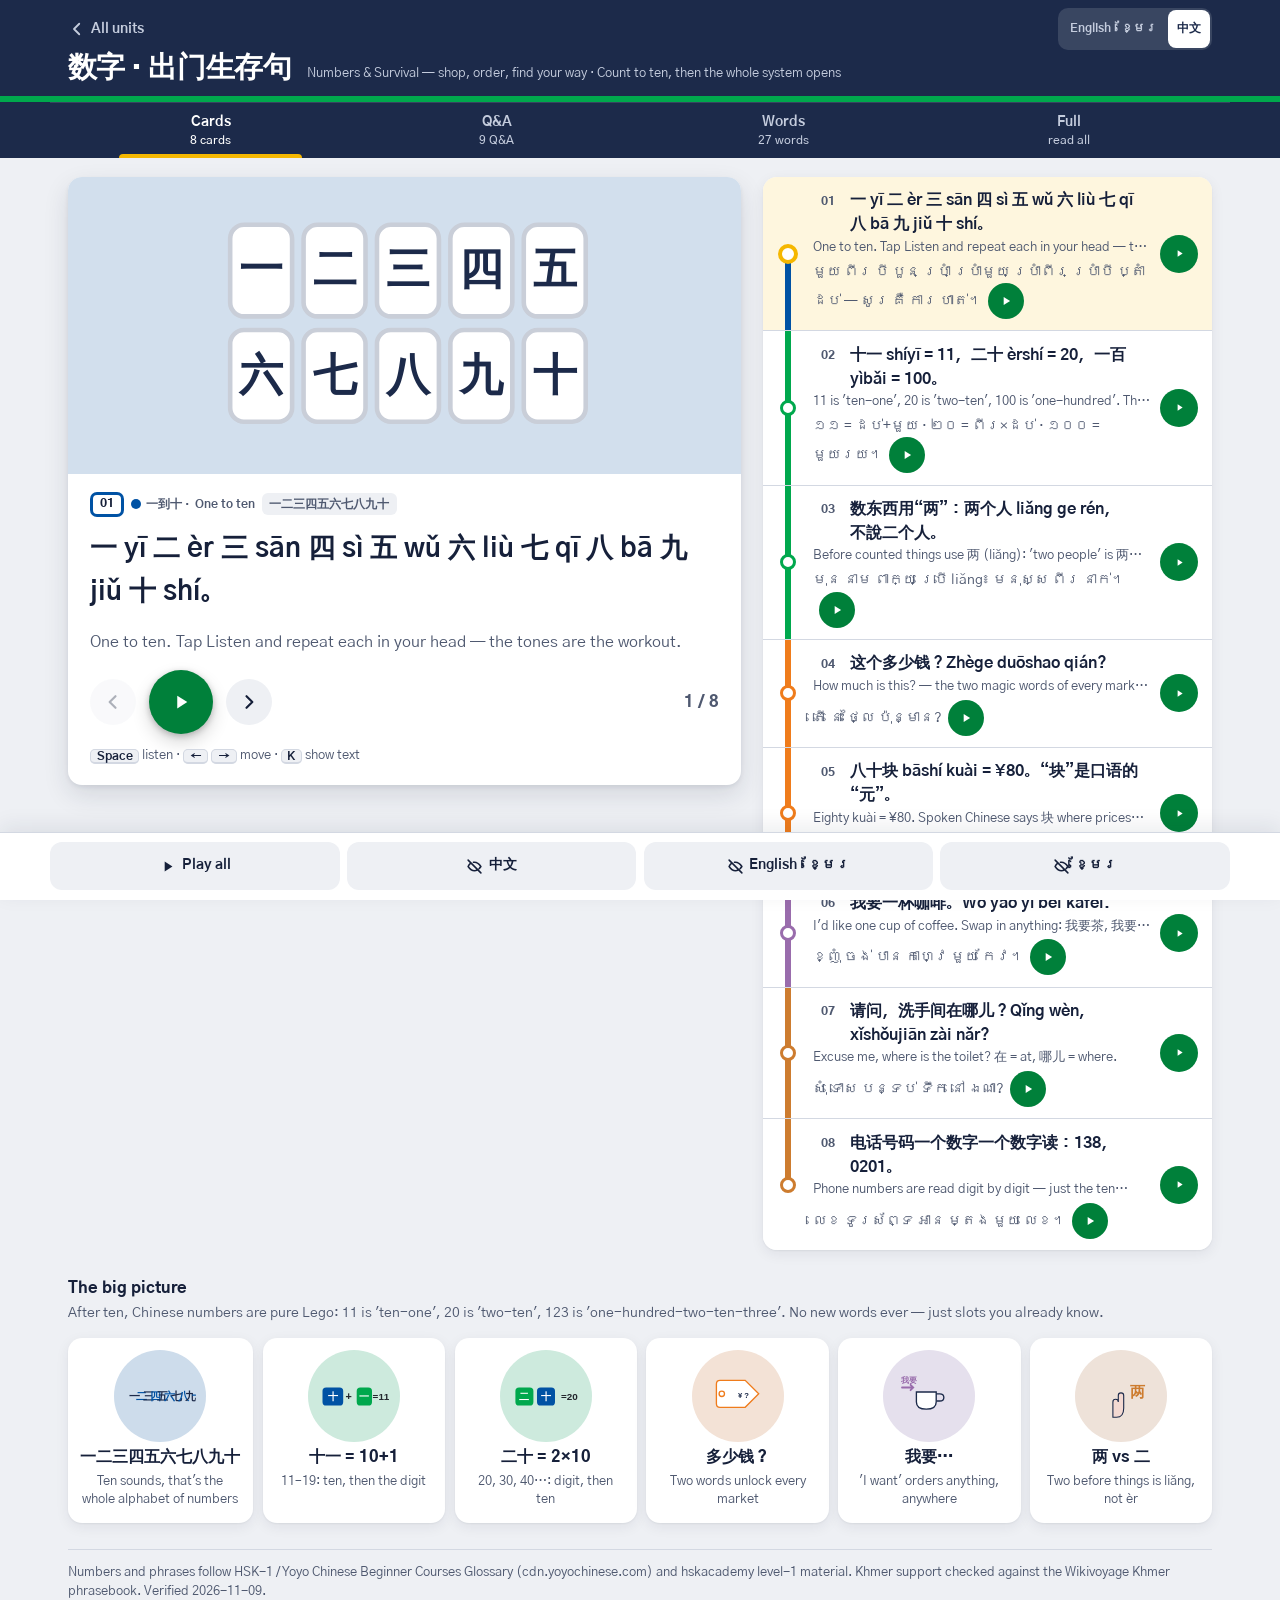
<file: numbers-survival/index.html>
<!doctype html>
<html lang="zh" data-ui="en">
<head>
<meta charset="utf-8">
<meta name="viewport" content="width=device-width, initial-scale=1, viewport-fit=cover">
<title>数字 · 出门生存句 · Numbers &amp; Survival — shop, order, find your way · Studybook</title>
<meta name="description" content="Chinese numbers are a machine you learn once: count 1–10 and every price, time and phone number unlocks. Plus ordering, bargaining and finding the toilet — English + ខ្មែរ support, native audio on every line.">
<meta name="theme-color" content="#1C2A4A">
<meta property="og:type" content="website">
<meta property="og:site_name" content="Speak Chinese Fast — Studybook">
<meta property="og:title" content="数字 · 出门生存句 · Numbers &amp; Survival — shop, order, find your way">
<meta property="og:description" content="Chinese numbers are a machine you learn once: count 1–10 and every price, time and phone number unlocks. Plus ordering, bargaining and finding the toilet — English + ខ្មែរ support, native audio on every line.">
<meta property="og:url" content="numbers-survival/">
<meta property="og:image" content="og/numbers-survival.png">
<meta property="og:image:width" content="1200">
<meta property="og:image:height" content="630">
<meta property="og:image:alt" content="数字 · 出门生存句 · Numbers &amp; Survival — shop, order, find your way">
<meta name="twitter:card" content="summary_large_image">
<link rel="manifest" href="../manifest.webmanifest">
<link rel="icon" href="../icons/icon.svg" type="image/svg+xml">
<link rel="icon" href="../icons/favicon-32.png" sizes="32x32" type="image/png">
<link rel="apple-touch-icon" href="../icons/apple-touch-icon.png">
<link rel="apple-touch-icon" sizes="120x120" href="../icons/apple-touch-icon-120.png">
<link rel="apple-touch-icon" sizes="152x152" href="../icons/apple-touch-icon-152.png">
<link rel="apple-touch-icon" sizes="167x167" href="../icons/apple-touch-icon-167.png">
<link rel="apple-touch-icon" sizes="180x180" href="../icons/apple-touch-icon.png">
<meta name="apple-mobile-web-app-title" content="Studybook">
<meta name="apple-mobile-web-app-capable" content="yes">
<meta name="apple-mobile-web-app-status-bar-style" content="black-translucent">
<link rel="preconnect" href="https://fonts.googleapis.com">
<link rel="preconnect" href="https://fonts.gstatic.com" crossorigin>
<link rel="stylesheet" href="https://fonts.googleapis.com/css2?family=Gothic+A1:wght@400;500;700;800&display=swap">
<link rel="stylesheet" href="../assets/line.css?v=lyric2">
<link rel="stylesheet" href="../assets/unit.css?v=lyric2">
<script src="../assets/script.js?v=lyric2"></script>
</head>
<body data-unit="numbers-survival">
<header class="usign">
  <div class="wrap">
    <div class="row"><a class="back" href="../"><svg viewBox="0 0 24 24" fill="none" stroke="currentColor" stroke-width="2.4" stroke-linecap="round" stroke-linejoin="round" aria-hidden="true"><path d="M15 5l-7 7 7 7"/></svg><span class="ui-ko">노선도 · All units</span><span class="ui-en">All units</span></a><div class="script" role="group" aria-label="Show text in"><button type="button" data-set="en" aria-pressed="false">English · ខ្មែរ</button><button type="button" data-set="ko" aria-pressed="true" lang="zh">中文</button></div></div>
    <div class="utitle"><h1><span class="mk">数字 · 出门生存句</span><span class="only-en">Numbers &amp; Survival — shop, order, find your way</span></h1><p><span class="not-en">Numbers &amp; Survival — shop, order, find your way · </span>Count to ten, then the whole system opens</p></div>
  </div>
  <div class="stripe" aria-hidden="true"></div>
  <nav class="tabs wrap" role="tablist" aria-label="Unit parts">
    <button role="tab" data-tab="cards" aria-controls="p-cards"><span><span class="ui-ko">그림 카드</span><span class="ui-en">Cards</span></span><small>8 cards</small></button>
    <button role="tab" data-tab="qa" aria-controls="p-qa"><span><span class="ui-ko">예상 질문</span><span class="ui-en">Q&amp;A</span></span><small>9 Q&amp;A</small></button>
    <button role="tab" data-tab="voc" aria-controls="p-voc"><span><span class="ui-ko">단어</span><span class="ui-en">Words</span></span><small>27 words</small></button>
    <button role="tab" data-tab="full" aria-controls="p-full"><span><span class="ui-ko">전체</span><span class="ui-en">Full</span></span><small>read all</small></button>
  </nav>
</header>

<main class="wrap">
  <section class="panel" id="p-cards" role="tabpanel">
    <section class="eli" aria-label="The big picture"><h2>The big picture</h2><p class="eli-why">After ten, Chinese numbers are pure Lego: 11 is &#x27;ten-one&#x27;, 20 is &#x27;two-ten&#x27;, 123 is &#x27;one-hundred-two-ten-three&#x27;. No new words ever — just slots you already know.</p><ol><li style="--lc:#0052A4"><img src="img/x-count.svg" alt="" loading="lazy"><b class="has-en" lang="zh">一二三四五六七八九十</b><span>Ten sounds, that&#x27;s the whole alphabet of numbers</span></li><li style="--lc:#00A84D"><img src="img/x-ten1.svg" alt="" loading="lazy"><b class="has-en" lang="zh">十一 = 10+1</b><span>11–19: ten, then the digit</span></li><li style="--lc:#00A84D"><img src="img/x-twenty.svg" alt="" loading="lazy"><b class="has-en" lang="zh">二十 = 2×10</b><span>20, 30, 40…: digit, then ten</span></li><li style="--lc:#EF7C1C"><img src="img/c2-tag.svg" alt="" loading="lazy"><b class="has-en" lang="zh">多少钱？</b><span>Two words unlock every market</span></li><li style="--lc:#996CAC"><img src="img/c3-want.svg" alt="" loading="lazy"><b class="has-en" lang="zh">我要…</b><span>&#x27;I want&#x27; orders anything, anywhere</span></li><li style="--lc:#CD7C2F"><img src="img/x-hand2.svg" alt="" loading="lazy"><b class="has-en" lang="zh">两 vs 二</b><span>Two before things is liǎng, not èr</span></li></ol></section>
    <section class="map" aria-label="Sections"><h2>The route · one afternoon out</h2><p class="note">Learn 1–10 → build any number → ask a price → order a coffee → find the toilet. A whole afternoon outside, in ten lines.</p><ol><li data-sec="one" style="--lc:#0052A4"><button type="button"><span class="m-ko has-en" lang="zh">一到十</span><span class="m-en">One to ten</span></button></li><li data-sec="big" style="--lc:#00A84D"><button type="button"><span class="m-ko has-en" lang="zh">大数</span><span class="m-en">Bigger numbers</span></button></li><li data-sec="money" style="--lc:#EF7C1C"><button type="button"><span class="m-ko has-en" lang="zh">价钱</span><span class="m-en">Money &amp; prices</span></button></li><li data-sec="order" style="--lc:#996CAC"><button type="button"><span class="m-ko has-en" lang="zh">点单</span><span class="m-en">Ordering</span></button></li><li data-sec="find" style="--lc:#CD7C2F"><button type="button"><span class="m-ko has-en" lang="zh">找路</span><span class="m-en">Finding places</span></button></li></ol></section>
    
    <ol class="how"><li><b>1</b>Look at the picture</li><li><b>2</b>Recall the Chinese in your head</li><li><b>3</b>Tap to check, then listen</li></ol>
    <div class="platform">
      <section class="stage" id="stage" aria-label="Now studying" aria-live="polite">
        <figure class="pic"><img src="img/c1-nums.svg" alt=""></figure>
        <div class="st-body">
          <div class="ctop"></div>
          <p class="ko st-ko has-en" lang="zh" tabindex="0"></p>
          <span class="prog" aria-hidden="true"><i></i></span>
          <p class="en st-en"></p>
          <div class="st-ctl">
            <button class="st-nav" id="stPrev" type="button" aria-label="Previous card"><svg viewBox="0 0 24 24" fill="none" stroke="currentColor" stroke-width="2.6" stroke-linecap="round" stroke-linejoin="round" aria-hidden="true"><path d="M15 5l-7 7 7 7"/></svg></button>
            <button class="bigplay" id="stPlay" type="button" aria-label="Listen"><svg viewBox="0 0 24 24" aria-hidden="true"><path class="i-play" d="M8 5v14l11-7z" fill="currentColor"/><path class="i-stop" d="M7 6h3.5v12H7zM13.5 6H17v12h-3.5z" fill="currentColor"/></svg></button>
            <button class="st-nav" id="stNext" type="button" aria-label="Next card"><svg viewBox="0 0 24 24" fill="none" stroke="currentColor" stroke-width="2.6" stroke-linecap="round" stroke-linejoin="round" aria-hidden="true"><path d="M9 5l7 7-7 7"/></svg></button>
            <span class="st-count"></span>
          </div>
          <p class="keys"><kbd>Space</kbd> listen · <kbd>←</kbd> <kbd>→</kbd> move · <kbd>K</kbd> show text</p>
        </div>
      </section>
      <div class="cards" role="list" aria-label="All lines"><article class="card" id="c1" data-sec="one" style="--lc:#0052A4"><figure class="pic flat"><img loading="lazy" src="img/c1-nums.svg" alt="Ten tiles with the characters one through ten"><button class="cplay" type="button" data-au="audio/c1.mp3" aria-label="Listen to card 1"><svg viewBox="0 0 24 24" aria-hidden="true"><path class="i-play" d="M8 5v14l11-7z" fill="currentColor"/><path class="i-stop" d="M7 6h3.5v12H7zM13.5 6H17v12h-3.5z" fill="currentColor"/></svg></button></figure><div class="cbody"><div class="ctop"><span class="num">01</span><span class="sec-chip"><span class="mk" lang="zh">一到十&nbsp;· </span>One to ten</span><span class="hook" lang="zh">一二三四五六七八九十</span></div><p class="ko has-en" lang="zh">一 yī 二 èr 三 sān 四 sì 五 wǔ 六 liù 七 qī 八 bā 九 jiǔ 十 shí。</p><span class="prog" aria-hidden="true"><i></i></span><p class="en">One to ten. Tap Listen and repeat each in your head — the tones are the workout.</p><p class="km" lang="km">មួយ ពីរ បី បួន ប្រាំ ប្រាំមួយ ប្រាំពីរ ប្រាំបី ប្តាំ ដប់ — សូរ គឺ ការ ហាត់។<button class="listen mini" type="button" data-au="audio/km01.mp3" aria-label="Listen"><svg viewBox="0 0 24 24" aria-hidden="true"><path d="M8 5v14l11-7z" fill="currentColor"/></svg></button></p></div><button class="rplay" type="button" data-au="audio/c1.mp3" aria-label="Listen to card 1"><svg viewBox="0 0 24 24" aria-hidden="true"><path class="i-play" d="M8 5v14l11-7z" fill="currentColor"/><path class="i-stop" d="M7 6h3.5v12H7zM13.5 6H17v12h-3.5z" fill="currentColor"/></svg></button></article><article class="card" id="c2" data-sec="big" style="--lc:#00A84D"><figure class="pic flat"><img loading="lazy" src="img/x-ten1.svg" alt="Blocks: 10 + 1 snapping into 十一"><button class="cplay" type="button" data-au="audio/c2.mp3" aria-label="Listen to card 2"><svg viewBox="0 0 24 24" aria-hidden="true"><path class="i-play" d="M8 5v14l11-7z" fill="currentColor"/><path class="i-stop" d="M7 6h3.5v12H7zM13.5 6H17v12h-3.5z" fill="currentColor"/></svg></button></figure><div class="cbody"><div class="ctop"><span class="num">02</span><span class="sec-chip"><span class="mk" lang="zh">大数&nbsp;· </span>Bigger numbers</span><span class="hook" lang="zh">十一 → 一百</span></div><p class="ko has-en" lang="zh">十一 shíyī = 11，二十 èrshí = 20，一百 yìbǎi = 100。</p><span class="prog" aria-hidden="true"><i></i></span><p class="en">11 is &#x27;ten-one&#x27;, 20 is &#x27;two-ten&#x27;, 100 is &#x27;one-hundred&#x27;. The machine never stops.</p><p class="km" lang="km">១១ = ដប់+មួយ · ២០ = ពីរ×ដប់ · ១០០ = មួយរយ។<button class="listen mini" type="button" data-au="audio/km02.mp3" aria-label="Listen"><svg viewBox="0 0 24 24" aria-hidden="true"><path d="M8 5v14l11-7z" fill="currentColor"/></svg></button></p></div><button class="rplay" type="button" data-au="audio/c2.mp3" aria-label="Listen to card 2"><svg viewBox="0 0 24 24" aria-hidden="true"><path class="i-play" d="M8 5v14l11-7z" fill="currentColor"/><path class="i-stop" d="M7 6h3.5v12H7zM13.5 6H17v12h-3.5z" fill="currentColor"/></svg></button></article><article class="card" id="c3" data-sec="big" style="--lc:#00A84D"><figure class="pic flat"><img loading="lazy" src="img/x-hand2.svg" alt="A hand showing two fingers with the character 两"><button class="cplay" type="button" data-au="audio/c3.mp3" aria-label="Listen to card 3"><svg viewBox="0 0 24 24" aria-hidden="true"><path class="i-play" d="M8 5v14l11-7z" fill="currentColor"/><path class="i-stop" d="M7 6h3.5v12H7zM13.5 6H17v12h-3.5z" fill="currentColor"/></svg></button></figure><div class="cbody"><div class="ctop"><span class="num">03</span><span class="sec-chip"><span class="mk" lang="zh">大数&nbsp;· </span>Bigger numbers</span><span class="hook" lang="zh">两个</span></div><p class="ko has-en" lang="zh">数东西用“两”：两个人 liǎng ge rén，不說二个人。</p><span class="prog" aria-hidden="true"><i></i></span><p class="en">Before counted things use 两 (liǎng): &#x27;two people&#x27; is 两个人. 二 is for counting and math.</p><p class="km" lang="km">មុន នាម ពាក្យ ប្រើ liǎng៖ មនុស្ស ពីរ នាក់។<button class="listen mini" type="button" data-au="audio/km03.mp3" aria-label="Listen"><svg viewBox="0 0 24 24" aria-hidden="true"><path d="M8 5v14l11-7z" fill="currentColor"/></svg></button></p></div><button class="rplay" type="button" data-au="audio/c3.mp3" aria-label="Listen to card 3"><svg viewBox="0 0 24 24" aria-hidden="true"><path class="i-play" d="M8 5v14l11-7z" fill="currentColor"/><path class="i-stop" d="M7 6h3.5v12H7zM13.5 6H17v12h-3.5z" fill="currentColor"/></svg></button></article><article class="card" id="c4" data-sec="money" style="--lc:#EF7C1C"><figure class="pic flat"><img loading="lazy" src="img/c2-tag.svg" alt="A price tag with a yuan sign and a question mark"><button class="cplay" type="button" data-au="audio/c4.mp3" aria-label="Listen to card 4"><svg viewBox="0 0 24 24" aria-hidden="true"><path class="i-play" d="M8 5v14l11-7z" fill="currentColor"/><path class="i-stop" d="M7 6h3.5v12H7zM13.5 6H17v12h-3.5z" fill="currentColor"/></svg></button></figure><div class="cbody"><div class="ctop"><span class="num">04</span><span class="sec-chip"><span class="mk" lang="zh">价钱&nbsp;· </span>Money &amp; prices</span><span class="hook" lang="zh">多少钱？</span></div><p class="ko has-en" lang="zh">这个多少钱？Zhège duōshao qián?</p><span class="prog" aria-hidden="true"><i></i></span><p class="en">How much is this? — the two magic words of every market in China.</p><p class="km" lang="km">តើ នេះ ថ្លៃ ប៉ុន្មាន?<button class="listen mini" type="button" data-au="audio/km04.mp3" aria-label="Listen"><svg viewBox="0 0 24 24" aria-hidden="true"><path d="M8 5v14l11-7z" fill="currentColor"/></svg></button></p></div><button class="rplay" type="button" data-au="audio/c4.mp3" aria-label="Listen to card 4"><svg viewBox="0 0 24 24" aria-hidden="true"><path class="i-play" d="M8 5v14l11-7z" fill="currentColor"/><path class="i-stop" d="M7 6h3.5v12H7zM13.5 6H17v12h-3.5z" fill="currentColor"/></svg></button></article><article class="card" id="c5" data-sec="money" style="--lc:#EF7C1C"><figure class="pic flat"><img loading="lazy" src="img/x-coins.svg" alt="A coin and a banknote with the character 块"><button class="cplay" type="button" data-au="audio/c5.mp3" aria-label="Listen to card 5"><svg viewBox="0 0 24 24" aria-hidden="true"><path class="i-play" d="M8 5v14l11-7z" fill="currentColor"/><path class="i-stop" d="M7 6h3.5v12H7zM13.5 6H17v12h-3.5z" fill="currentColor"/></svg></button></figure><div class="cbody"><div class="ctop"><span class="num">05</span><span class="sec-chip"><span class="mk" lang="zh">价钱&nbsp;· </span>Money &amp; prices</span><span class="hook" lang="zh">八十块</span></div><p class="ko has-en" lang="zh">八十块 bāshí kuài = ¥80。“块”是口语的“元”。</p><span class="prog" aria-hidden="true"><i></i></span><p class="en">Eighty kuài = ¥80. Spoken Chinese says 块 where prices print 元.</p><p class="km" lang="km">យួន ប៉ុន = ៨០ យួន។<button class="listen mini" type="button" data-au="audio/km05.mp3" aria-label="Listen"><svg viewBox="0 0 24 24" aria-hidden="true"><path d="M8 5v14l11-7z" fill="currentColor"/></svg></button></p></div><button class="rplay" type="button" data-au="audio/c5.mp3" aria-label="Listen to card 5"><svg viewBox="0 0 24 24" aria-hidden="true"><path class="i-play" d="M8 5v14l11-7z" fill="currentColor"/><path class="i-stop" d="M7 6h3.5v12H7zM13.5 6H17v12h-3.5z" fill="currentColor"/></svg></button></article><article class="card" id="c6" data-sec="order" style="--lc:#996CAC"><figure class="pic flat"><img loading="lazy" src="img/c3-want.svg" alt="A coffee cup with an arrow from the words 我要"><button class="cplay" type="button" data-au="audio/c6.mp3" aria-label="Listen to card 6"><svg viewBox="0 0 24 24" aria-hidden="true"><path class="i-play" d="M8 5v14l11-7z" fill="currentColor"/><path class="i-stop" d="M7 6h3.5v12H7zM13.5 6H17v12h-3.5z" fill="currentColor"/></svg></button></figure><div class="cbody"><div class="ctop"><span class="num">06</span><span class="sec-chip"><span class="mk" lang="zh">点单&nbsp;· </span>Ordering</span><span class="hook" lang="zh">我要…</span></div><p class="ko has-en" lang="zh">我要一杯咖啡。Wǒ yào yì bēi kāfēi.</p><span class="prog" aria-hidden="true"><i></i></span><p class="en">I&#x27;d like one cup of coffee. Swap in anything: 我要茶, 我要水.</p><p class="km" lang="km">ខ្ញុំ ចង់ បាន កាហ្វេ មួយ កែវ។<button class="listen mini" type="button" data-au="audio/km06.mp3" aria-label="Listen"><svg viewBox="0 0 24 24" aria-hidden="true"><path d="M8 5v14l11-7z" fill="currentColor"/></svg></button></p></div><button class="rplay" type="button" data-au="audio/c6.mp3" aria-label="Listen to card 6"><svg viewBox="0 0 24 24" aria-hidden="true"><path class="i-play" d="M8 5v14l11-7z" fill="currentColor"/><path class="i-stop" d="M7 6h3.5v12H7zM13.5 6H17v12h-3.5z" fill="currentColor"/></svg></button></article><article class="card" id="c7" data-sec="find" style="--lc:#CD7C2F"><figure class="pic flat"><img loading="lazy" src="img/c4-toilet.svg" alt="A door with a WC sign and a question mark"><button class="cplay" type="button" data-au="audio/c7.mp3" aria-label="Listen to card 7"><svg viewBox="0 0 24 24" aria-hidden="true"><path class="i-play" d="M8 5v14l11-7z" fill="currentColor"/><path class="i-stop" d="M7 6h3.5v12H7zM13.5 6H17v12h-3.5z" fill="currentColor"/></svg></button></figure><div class="cbody"><div class="ctop"><span class="num">07</span><span class="sec-chip"><span class="mk" lang="zh">找路&nbsp;· </span>Finding places</span><span class="hook" lang="zh">洗手间在哪儿？</span></div><p class="ko has-en" lang="zh">请问，洗手间在哪儿？Qǐng wèn, xǐshǒujiān zài nǎr?</p><span class="prog" aria-hidden="true"><i></i></span><p class="en">Excuse me, where is the toilet? 在 = at, 哪儿 = where.</p><p class="km" lang="km">សុំ ទោស បន្ទប់ ទឹក នៅ ឯណា?<button class="listen mini" type="button" data-au="audio/km07.mp3" aria-label="Listen"><svg viewBox="0 0 24 24" aria-hidden="true"><path d="M8 5v14l11-7z" fill="currentColor"/></svg></button></p></div><button class="rplay" type="button" data-au="audio/c7.mp3" aria-label="Listen to card 7"><svg viewBox="0 0 24 24" aria-hidden="true"><path class="i-play" d="M8 5v14l11-7z" fill="currentColor"/><path class="i-stop" d="M7 6h3.5v12H7zM13.5 6H17v12h-3.5z" fill="currentColor"/></svg></button></article><article class="card" id="c8" data-sec="find" style="--lc:#CD7C2F"><figure class="pic flat"><img loading="lazy" src="img/c5-phone.svg" alt="A phone screen showing digits grouped in threes"><button class="cplay" type="button" data-au="audio/c8.mp3" aria-label="Listen to card 8"><svg viewBox="0 0 24 24" aria-hidden="true"><path class="i-play" d="M8 5v14l11-7z" fill="currentColor"/><path class="i-stop" d="M7 6h3.5v12H7zM13.5 6H17v12h-3.5z" fill="currentColor"/></svg></button></figure><div class="cbody"><div class="ctop"><span class="num">08</span><span class="sec-chip"><span class="mk" lang="zh">找路&nbsp;· </span>Finding places</span><span class="hook" lang="zh">电话号码</span></div><p class="ko has-en" lang="zh">电话号码一个数字一个数字读：138，0201。</p><span class="prog" aria-hidden="true"><i></i></span><p class="en">Phone numbers are read digit by digit — just the ten sounds you already know.</p><p class="km" lang="km">លេខ ទូរស័ព្ទ អាន ម្តង មួយ លេខ។<button class="listen mini" type="button" data-au="audio/km08.mp3" aria-label="Listen"><svg viewBox="0 0 24 24" aria-hidden="true"><path d="M8 5v14l11-7z" fill="currentColor"/></svg></button></p></div><button class="rplay" type="button" data-au="audio/c8.mp3" aria-label="Listen to card 8"><svg viewBox="0 0 24 24" aria-hidden="true"><path class="i-play" d="M8 5v14l11-7z" fill="currentColor"/><path class="i-stop" d="M7 6h3.5v12H7zM13.5 6H17v12h-3.5z" fill="currentColor"/></svg></button></article></div>
    </div>
    <p class="credit">Numbers and phrases follow HSK-1 / Yoyo Chinese Beginner Courses Glossary (cdn.yoyochinese.com) and hskacademy level-1 material. Khmer support checked against the Wikivoyage Khmer phrasebook. Verified 2026-11-09.</p>
  </section>
  <section class="panel" id="p-qa" role="tabpanel"><p class="note">Recall the answer in your head first, then tap to check and listen.</p><h2 class="qsec">Traps · read these first <small>What learners get wrong</small></h2><article class="qa trap"><div class="qhead"><button class="q" type="button" aria-expanded="false" aria-controls="qa1"><span class="qm">Q</span><span class="qt"><span class="qko has-en" lang="zh">“十”和“四”老听混，怎么办？</span><span class="qen">I keep confusing shí (10) and sì (4). Help?</span></span><svg class="chev" viewBox="0 0 24 24" fill="none" stroke="currentColor" stroke-width="2.4" stroke-linecap="round" aria-hidden="true"><path d="M6 9l6 6 6-6"/></svg></button><button class="listen mini" type="button" data-au="audio/q1.mp3" aria-label="Listen"><svg viewBox="0 0 24 24" aria-hidden="true"><path d="M8 5v14l11-7z" fill="currentColor"/></svg></button></div><div class="a" id="qa1"><p class="ako has-en" lang="zh">十是第二声，往上走；四是第四声，往下砸。用手画音高。</p><p class="aen">十 rises (tone 2), 四 falls hard (tone 4). Draw the pitch in the air with your hand while listening.</p><p class="km" lang="km">ដប់ សូរ ឡើង លើ · បួន សូរ ចុះ ក្រោម។<button class="listen mini" type="button" data-au="audio/km09.mp3" aria-label="Listen"><svg viewBox="0 0 24 24" aria-hidden="true"><path d="M8 5v14l11-7z" fill="currentColor"/></svg></button></p><p class="why">They differ only by tone, so drill them as a minimal pair — ten times listening beats ten rules.</p><button class="listen" type="button" data-au="audio/a1.mp3"><svg viewBox="0 0 24 24" aria-hidden="true"><path d="M8 5v14l11-7z" fill="currentColor"/></svg><span><span class="ui-ko">듣기 · Listen</span><span class="ui-en">Listen</span></span></button></div></article><article class="qa trap"><div class="qhead"><button class="q" type="button" aria-expanded="false" aria-controls="qa2"><span class="qm">Q</span><span class="qt"><span class="qko has-en" lang="zh">什么时候用“两”，什么时候用“二”？</span><span class="qen">When 两 and when 二?</span></span><svg class="chev" viewBox="0 0 24 24" fill="none" stroke="currentColor" stroke-width="2.4" stroke-linecap="round" aria-hidden="true"><path d="M6 9l6 6 6-6"/></svg></button><button class="listen mini" type="button" data-au="audio/q2.mp3" aria-label="Listen"><svg viewBox="0 0 24 24" aria-hidden="true"><path d="M8 5v14l11-7z" fill="currentColor"/></svg></button></div><div class="a" id="qa2"><p class="ako has-en" lang="zh">东西前用两：两个人、两杯。数数和电话号码用二。</p><p class="aen">两 before counted things (两个人, 两杯); 二 for counting sequences and phone numbers.</p><p class="km" lang="km">liǎng ដាក់ មុន នាម (ពីរ នាក់) · èr សម្រាប់ នាប់ និង លេខ ទូរស័ព្ទ។<button class="listen mini" type="button" data-au="audio/km10.mp3" aria-label="Listen"><svg viewBox="0 0 24 24" aria-hidden="true"><path d="M8 5v14l11-7z" fill="currentColor"/></svg></button></p><button class="listen" type="button" data-au="audio/a2.mp3"><svg viewBox="0 0 24 24" aria-hidden="true"><path d="M8 5v14l11-7z" fill="currentColor"/></svg><span><span class="ui-ko">듣기 · Listen</span><span class="ui-en">Listen</span></span></button></div></article><article class="qa trap"><div class="qhead"><button class="q" type="button" aria-expanded="false" aria-controls="qa3"><span class="qm">Q</span><span class="qt"><span class="qko has-en" lang="zh">价格说“块”还是“元”？</span><span class="qen">Do people say kuài or yuán for prices?</span></span><svg class="chev" viewBox="0 0 24 24" fill="none" stroke="currentColor" stroke-width="2.4" stroke-linecap="round" aria-hidden="true"><path d="M6 9l6 6 6-6"/></svg></button><button class="listen mini" type="button" data-au="audio/q3.mp3" aria-label="Listen"><svg viewBox="0 0 24 24" aria-hidden="true"><path d="M8 5v14l11-7z" fill="currentColor"/></svg></button></div><div class="a" id="qa3"><p class="ako has-en" lang="zh">口语说块，菜单写元。意思一样：一百块 = 100 元。</p><p class="aen">Spoken: 块. Printed menus: 元. Same money — 一百块 = ¥100.</p><p class="km" lang="km">និយាយ ប្រើ kuài · សរសេរ ប្រើ yuán។ តម្លៃ ដូចគ្នា។<button class="listen mini" type="button" data-au="audio/km11.mp3" aria-label="Listen"><svg viewBox="0 0 24 24" aria-hidden="true"><path d="M8 5v14l11-7z" fill="currentColor"/></svg></button></p><button class="listen" type="button" data-au="audio/a3.mp3"><svg viewBox="0 0 24 24" aria-hidden="true"><path d="M8 5v14l11-7z" fill="currentColor"/></svg><span><span class="ui-ko">듣기 · Listen</span><span class="ui-en">Listen</span></span></button></div></article><h2 class="qsec">Real conversations <small>What will actually happen</small></h2><article class="qa"><div class="qhead"><button class="q" type="button" aria-expanded="false" aria-controls="qa4"><span class="qm">Q</span><span class="qt"><span class="qko has-en" lang="zh">这个多少钱？——八十块。</span><span class="qen">How much? — Eighty yuan.</span></span><svg class="chev" viewBox="0 0 24 24" fill="none" stroke="currentColor" stroke-width="2.4" stroke-linecap="round" aria-hidden="true"><path d="M6 9l6 6 6-6"/></svg></button><button class="listen mini" type="button" data-au="audio/q4.mp3" aria-label="Listen"><svg viewBox="0 0 24 24" aria-hidden="true"><path d="M8 5v14l11-7z" fill="currentColor"/></svg></button></div><div class="a" id="qa4"><p class="ako has-en" lang="zh">太贵了！便宜一点，行吗？</p><p class="aen">Too expensive! A little cheaper, OK? (markets: always ask once, smiling)</p><p class="km" lang="km">ថ្លៃ ពេក! សូម បញ្ចុះ តម្លៃ បន្តិច បាន ទេ?<button class="listen mini" type="button" data-au="audio/km12.mp3" aria-label="Listen"><svg viewBox="0 0 24 24" aria-hidden="true"><path d="M8 5v14l11-7z" fill="currentColor"/></svg></button></p><button class="listen" type="button" data-au="audio/a4.mp3"><svg viewBox="0 0 24 24" aria-hidden="true"><path d="M8 5v14l11-7z" fill="currentColor"/></svg><span><span class="ui-ko">듣기 · Listen</span><span class="ui-en">Listen</span></span></button></div></article><article class="qa"><div class="qhead"><button class="q" type="button" aria-expanded="false" aria-controls="qa5"><span class="qm">Q</span><span class="qt"><span class="qko has-en" lang="zh">你要几个？</span><span class="qen">How many do you want?</span></span><svg class="chev" viewBox="0 0 24 24" fill="none" stroke="currentColor" stroke-width="2.4" stroke-linecap="round" aria-hidden="true"><path d="M6 9l6 6 6-6"/></svg></button><button class="listen mini" type="button" data-au="audio/q5.mp3" aria-label="Listen"><svg viewBox="0 0 24 24" aria-hidden="true"><path d="M8 5v14l11-7z" fill="currentColor"/></svg></button></div><div class="a" id="qa5"><p class="ako has-en" lang="zh">两个，谢谢。</p><p class="aen">Two, please. (number + 个 + nothing — the default measure word)</p><p class="km" lang="km">យក ពីរ យ៉ាង អរគុណ។<button class="listen mini" type="button" data-au="audio/km13.mp3" aria-label="Listen"><svg viewBox="0 0 24 24" aria-hidden="true"><path d="M8 5v14l11-7z" fill="currentColor"/></svg></button></p><button class="listen" type="button" data-au="audio/a5.mp3"><svg viewBox="0 0 24 24" aria-hidden="true"><path d="M8 5v14l11-7z" fill="currentColor"/></svg><span><span class="ui-ko">듣기 · Listen</span><span class="ui-en">Listen</span></span></button></div></article><article class="qa"><div class="qhead"><button class="q" type="button" aria-expanded="false" aria-controls="qa6"><span class="qm">Q</span><span class="qt"><span class="qko has-en" lang="zh">现在几点？</span><span class="qen">What time is it now?</span></span><svg class="chev" viewBox="0 0 24 24" fill="none" stroke="currentColor" stroke-width="2.4" stroke-linecap="round" aria-hidden="true"><path d="M6 9l6 6 6-6"/></svg></button><button class="listen mini" type="button" data-au="audio/q6.mp3" aria-label="Listen"><svg viewBox="0 0 24 24" aria-hidden="true"><path d="M8 5v14l11-7z" fill="currentColor"/></svg></button></div><div class="a" id="qa6"><p class="ako has-en" lang="zh">现在三点。三点一刻 / 三点半。</p><p class="aen">It&#x27;s three. 三点一刻 = 3:15, 三点半 = 3:30.</p><p class="km" lang="km">ម៉ោង បី។ បី ម៉ោង ជាតិ (15 នាទី) / បី ម៉ោង កន្លះ (30 នាទី)។<button class="listen mini" type="button" data-au="audio/km14.mp3" aria-label="Listen"><svg viewBox="0 0 24 24" aria-hidden="true"><path d="M8 5v14l11-7z" fill="currentColor"/></svg></button></p><button class="listen" type="button" data-au="audio/a6.mp3"><svg viewBox="0 0 24 24" aria-hidden="true"><path d="M8 5v14l11-7z" fill="currentColor"/></svg><span><span class="ui-ko">듣기 · Listen</span><span class="ui-en">Listen</span></span></button></div></article><h2 class="qsec">When you get stuck <small>Survival lines</small></h2><div class="surv"><span class="sko" lang="zh"><span class="mk">太贵了。</span><span class="sen">Too expensive.</span><p class="km" lang="km">ថ្លៃ ពេក។<button class="listen mini" type="button" data-au="audio/km15.mp3" aria-label="Listen"><svg viewBox="0 0 24 24" aria-hidden="true"><path d="M8 5v14l11-7z" fill="currentColor"/></svg></button></p></span><button class="listen mini" type="button" data-au="audio/s1.mp3" aria-label="Listen"><svg viewBox="0 0 24 24" aria-hidden="true"><path d="M8 5v14l11-7z" fill="currentColor"/></svg></button></div><div class="surv"><span class="sko" lang="zh"><span class="mk">好吃！</span><span class="sen">Delicious!</span><p class="km" lang="km">ឆ្ងាញ់ ណាស់!<button class="listen mini" type="button" data-au="audio/km16.mp3" aria-label="Listen"><svg viewBox="0 0 24 24" aria-hidden="true"><path d="M8 5v14l11-7z" fill="currentColor"/></svg></button></p></span><button class="listen mini" type="button" data-au="audio/s2.mp3" aria-label="Listen"><svg viewBox="0 0 24 24" aria-hidden="true"><path d="M8 5v14l11-7z" fill="currentColor"/></svg></button></div><div class="surv"><span class="sko" lang="zh"><span class="mk">我听不懂。</span><span class="sen">I don&#x27;t understand (what I hear).</span><p class="km" lang="km">ខ្ញុំ មិន យល់ ទេ។<button class="listen mini" type="button" data-au="audio/km17.mp3" aria-label="Listen"><svg viewBox="0 0 24 24" aria-hidden="true"><path d="M8 5v14l11-7z" fill="currentColor"/></svg></button></p></span><button class="listen mini" type="button" data-au="audio/s3.mp3" aria-label="Listen"><svg viewBox="0 0 24 24" aria-hidden="true"><path d="M8 5v14l11-7z" fill="currentColor"/></svg></button></div><h2 class="qsec">Patterns · the number machine <small>Three slots, infinite numbers</small></h2><article class="qa"><div class="qhead"><button class="q" type="button" aria-expanded="false" aria-controls="qa7"><span class="qm"><span class="ui-ko">문</span><span class="ui-en">G</span></span><span class="qt"><span class="qko has-en" lang="zh">三 + 个 + 人</span><span class="qen">Pattern: Number + measure word + noun — three people.</span></span><svg class="chev" viewBox="0 0 24 24" fill="none" stroke="currentColor" stroke-width="2.4" stroke-linecap="round" aria-hidden="true"><path d="M6 9l6 6 6-6"/></svg></button><button class="listen mini" type="button" data-au="audio/g1.mp3" aria-label="Listen"><svg viewBox="0 0 24 24" aria-hidden="true"><path d="M8 5v14l11-7z" fill="currentColor"/></svg></button></div><div class="a" id="qa7"><p class="ako has-en" lang="zh">两杯水、三个人、四个苹果。</p><p class="aen">Two cups of water, three people, four apples. 个 works when you&#x27;re unsure.</p><p class="km" lang="km">ទឹក ពីរ កែវ · មនុស្ស បី នាក់។<button class="listen mini" type="button" data-au="audio/km18.mp3" aria-label="Listen"><svg viewBox="0 0 24 24" aria-hidden="true"><path d="M8 5v14l11-7z" fill="currentColor"/></svg></button></p><button class="listen" type="button" data-au="audio/ga1.mp3"><svg viewBox="0 0 24 24" aria-hidden="true"><path d="M8 5v14l11-7z" fill="currentColor"/></svg><span><span class="ui-ko">듣기 · Listen</span><span class="ui-en">Listen</span></span></button></div></article><article class="qa"><div class="qhead"><button class="q" type="button" aria-expanded="false" aria-controls="qa8"><span class="qm"><span class="ui-ko">문</span><span class="ui-en">G</span></span><span class="qt"><span class="qko has-en" lang="zh">现在三点。</span><span class="qen">Pattern: time words are just numbers — 点 o&#x27;clock, 半 half.</span></span><svg class="chev" viewBox="0 0 24 24" fill="none" stroke="currentColor" stroke-width="2.4" stroke-linecap="round" aria-hidden="true"><path d="M6 9l6 6 6-6"/></svg></button><button class="listen mini" type="button" data-au="audio/g2.mp3" aria-label="Listen"><svg viewBox="0 0 24 24" aria-hidden="true"><path d="M8 5v14l11-7z" fill="currentColor"/></svg></button></div><div class="a" id="qa8"><p class="ako has-en" lang="zh">八点上课，十二点吃饭。</p><p class="aen">Class at 8, lunch at 12. No verb needed.</p><p class="km" lang="km">ចូល រៀន ម៉ោង ប្រាំបី (8)។ ញ៉ាំ អាហារ ម៉ោង ដប់ពីរ (12)។<button class="listen mini" type="button" data-au="audio/km19.mp3" aria-label="Listen"><svg viewBox="0 0 24 24" aria-hidden="true"><path d="M8 5v14l11-7z" fill="currentColor"/></svg></button></p><button class="listen" type="button" data-au="audio/ga2.mp3"><svg viewBox="0 0 24 24" aria-hidden="true"><path d="M8 5v14l11-7z" fill="currentColor"/></svg><span><span class="ui-ko">듣기 · Listen</span><span class="ui-en">Listen</span></span></button></div></article><article class="qa"><div class="qhead"><button class="q" type="button" aria-expanded="false" aria-controls="qa9"><span class="qm"><span class="ui-ko">문</span><span class="ui-en">G</span></span><span class="qt"><span class="qko has-en" lang="zh">洗手间在哪儿？</span><span class="qen">Pattern: Thing + 在哪儿? = &#x27;Where is …?&#x27;</span></span><svg class="chev" viewBox="0 0 24 24" fill="none" stroke="currentColor" stroke-width="2.4" stroke-linecap="round" aria-hidden="true"><path d="M6 9l6 6 6-6"/></svg></button><button class="listen mini" type="button" data-au="audio/g3.mp3" aria-label="Listen"><svg viewBox="0 0 24 24" aria-hidden="true"><path d="M8 5v14l11-7z" fill="currentColor"/></svg></button></div><div class="a" id="qa9"><p class="ako has-en" lang="zh">厕所在哪儿？地铁站在哪儿？</p><p class="aen">Where&#x27;s the toilet? Where&#x27;s the metro station?</p><p class="km" lang="km">បន្ទប់ ទឹក នៅ ឯណា? ស្ថានីយ រថភ្លើង ក្រោម ដី នៅ ឯណា?<button class="listen mini" type="button" data-au="audio/km20.mp3" aria-label="Listen"><svg viewBox="0 0 24 24" aria-hidden="true"><path d="M8 5v14l11-7z" fill="currentColor"/></svg></button></p><button class="listen" type="button" data-au="audio/ga3.mp3"><svg viewBox="0 0 24 24" aria-hidden="true"><path d="M8 5v14l11-7z" fill="currentColor"/></svg><span><span class="ui-ko">듣기 · Listen</span><span class="ui-en">Listen</span></span></button></div></article></section>
  <section class="panel" id="p-voc" role="tabpanel">
    <p class="note">Tap a word's play button to hear it. Hide one side, then recall it before you tap to check.</p>
    <h2 class="vgrp" style="--lc:#0052A4">1–10 · the whole alphabet</h2><ul class="vlist"><li class="voc"><button class="listen mini" type="button" data-au="audio/v01.mp3" aria-label="Listen"><svg viewBox="0 0 24 24" aria-hidden="true"><path d="M8 5v14l11-7z" fill="currentColor"/></svg></button><span class="vko has-en" lang="zh">一 yī</span><span class="ven">one</span><span class="vkm" lang="km">មួយ</span></li><li class="voc"><button class="listen mini" type="button" data-au="audio/v02.mp3" aria-label="Listen"><svg viewBox="0 0 24 24" aria-hidden="true"><path d="M8 5v14l11-7z" fill="currentColor"/></svg></button><span class="vko has-en" lang="zh">二 èr</span><span class="ven">two (counting)</span><span class="vkm" lang="km">ពីរ</span></li><li class="voc"><button class="listen mini" type="button" data-au="audio/v03.mp3" aria-label="Listen"><svg viewBox="0 0 24 24" aria-hidden="true"><path d="M8 5v14l11-7z" fill="currentColor"/></svg></button><span class="vko has-en" lang="zh">三 sān</span><span class="ven">three</span><span class="vkm" lang="km">បី</span></li><li class="voc"><button class="listen mini" type="button" data-au="audio/v04.mp3" aria-label="Listen"><svg viewBox="0 0 24 24" aria-hidden="true"><path d="M8 5v14l11-7z" fill="currentColor"/></svg></button><span class="vko has-en" lang="zh">四 sì</span><span class="ven">four</span><span class="vkm" lang="km">បួន</span></li><li class="voc"><button class="listen mini" type="button" data-au="audio/v05.mp3" aria-label="Listen"><svg viewBox="0 0 24 24" aria-hidden="true"><path d="M8 5v14l11-7z" fill="currentColor"/></svg></button><span class="vko has-en" lang="zh">五 wǔ</span><span class="ven">five</span><span class="vkm" lang="km">ប្រាំ</span></li><li class="voc"><button class="listen mini" type="button" data-au="audio/v06.mp3" aria-label="Listen"><svg viewBox="0 0 24 24" aria-hidden="true"><path d="M8 5v14l11-7z" fill="currentColor"/></svg></button><span class="vko has-en" lang="zh">六 liù</span><span class="ven">six</span><span class="vkm" lang="km">ប្រាំមួយ</span></li><li class="voc"><button class="listen mini" type="button" data-au="audio/v07.mp3" aria-label="Listen"><svg viewBox="0 0 24 24" aria-hidden="true"><path d="M8 5v14l11-7z" fill="currentColor"/></svg></button><span class="vko has-en" lang="zh">七 qī</span><span class="ven">seven</span><span class="vkm" lang="km">ប្រាំពីរ</span></li><li class="voc"><button class="listen mini" type="button" data-au="audio/v08.mp3" aria-label="Listen"><svg viewBox="0 0 24 24" aria-hidden="true"><path d="M8 5v14l11-7z" fill="currentColor"/></svg></button><span class="vko has-en" lang="zh">八 bā</span><span class="ven">eight</span><span class="vkm" lang="km">ប្រាំបី</span></li><li class="voc"><button class="listen mini" type="button" data-au="audio/v09.mp3" aria-label="Listen"><svg viewBox="0 0 24 24" aria-hidden="true"><path d="M8 5v14l11-7z" fill="currentColor"/></svg></button><span class="vko has-en" lang="zh">九 jiǔ</span><span class="ven">nine</span><span class="vkm" lang="km">ប្តាំ</span></li><li class="voc"><button class="listen mini" type="button" data-au="audio/v10.mp3" aria-label="Listen"><svg viewBox="0 0 24 24" aria-hidden="true"><path d="M8 5v14l11-7z" fill="currentColor"/></svg></button><span class="vko has-en" lang="zh">十 shí</span><span class="ven">ten</span><span class="vkm" lang="km">ដប់</span></li></ul><h2 class="vgrp" style="--lc:#00A84D">The machine · bigger numbers</h2><ul class="vlist"><li class="voc"><button class="listen mini" type="button" data-au="audio/v11.mp3" aria-label="Listen"><svg viewBox="0 0 24 24" aria-hidden="true"><path d="M8 5v14l11-7z" fill="currentColor"/></svg></button><span class="vko has-en" lang="zh">十一 shíyī</span><span class="ven">eleven (ten-one)</span><span class="vkm" lang="km">ដប់មួយ</span></li><li class="voc"><button class="listen mini" type="button" data-au="audio/v12.mp3" aria-label="Listen"><svg viewBox="0 0 24 24" aria-hidden="true"><path d="M8 5v14l11-7z" fill="currentColor"/></svg></button><span class="vko has-en" lang="zh">二十 èrshí</span><span class="ven">twenty (two-ten)</span><span class="vkm" lang="km">យីរ (ពីរដប់)</span></li><li class="voc"><button class="listen mini" type="button" data-au="audio/v13.mp3" aria-label="Listen"><svg viewBox="0 0 24 24" aria-hidden="true"><path d="M8 5v14l11-7z" fill="currentColor"/></svg></button><span class="vko has-en" lang="zh">一百 yìbǎi</span><span class="ven">one hundred</span><span class="vkm" lang="km">មួយរយ</span></li><li class="voc"><button class="listen mini" type="button" data-au="audio/v14.mp3" aria-label="Listen"><svg viewBox="0 0 24 24" aria-hidden="true"><path d="M8 5v14l11-7z" fill="currentColor"/></svg></button><span class="vko has-en" lang="zh">一千 yìqiān</span><span class="ven">one thousand</span><span class="vkm" lang="km">មួយពាន់</span></li><li class="voc"><button class="listen mini" type="button" data-au="audio/v15.mp3" aria-label="Listen"><svg viewBox="0 0 24 24" aria-hidden="true"><path d="M8 5v14l11-7z" fill="currentColor"/></svg></button><span class="vko has-en" lang="zh">两 liǎng</span><span class="ven">two (before things)</span><span class="vkm" lang="km">ពីរ (មុន នាម)</span></li></ul><h2 class="vgrp" style="--lc:#EF7C1C">Money · at the stall</h2><ul class="vlist"><li class="voc"><button class="listen mini" type="button" data-au="audio/v16.mp3" aria-label="Listen"><svg viewBox="0 0 24 24" aria-hidden="true"><path d="M8 5v14l11-7z" fill="currentColor"/></svg></button><span class="vko has-en" lang="zh">钱 qián</span><span class="ven">money</span><span class="vkm" lang="km">លុយ</span></li><li class="voc"><button class="listen mini" type="button" data-au="audio/v17.mp3" aria-label="Listen"><svg viewBox="0 0 24 24" aria-hidden="true"><path d="M8 5v14l11-7z" fill="currentColor"/></svg></button><span class="vko has-en" lang="zh">块 kuài</span><span class="ven">yuan (spoken)</span><span class="vkm" lang="km">យន (និយាយ)</span></li><li class="voc"><button class="listen mini" type="button" data-au="audio/v18.mp3" aria-label="Listen"><svg viewBox="0 0 24 24" aria-hidden="true"><path d="M8 5v14l11-7z" fill="currentColor"/></svg></button><span class="vko has-en" lang="zh">元 yuán</span><span class="ven">yuan (printed)</span><span class="vkm" lang="km">យន (សរសេរ)</span></li><li class="voc"><button class="listen mini" type="button" data-au="audio/v19.mp3" aria-label="Listen"><svg viewBox="0 0 24 24" aria-hidden="true"><path d="M8 5v14l11-7z" fill="currentColor"/></svg></button><span class="vko has-en" lang="zh">多少钱 duōshao qián</span><span class="ven">how much?</span><span class="vkm" lang="km">ថ្លៃ ប៉ុន្មាន?</span></li><li class="voc"><button class="listen mini" type="button" data-au="audio/v20.mp3" aria-label="Listen"><svg viewBox="0 0 24 24" aria-hidden="true"><path d="M8 5v14l11-7z" fill="currentColor"/></svg></button><span class="vko has-en" lang="zh">贵 guì</span><span class="ven">expensive</span><span class="vkm" lang="km">ថ្លៃ</span></li><li class="voc"><button class="listen mini" type="button" data-au="audio/v21.mp3" aria-label="Listen"><svg viewBox="0 0 24 24" aria-hidden="true"><path d="M8 5v14l11-7z" fill="currentColor"/></svg></button><span class="vko has-en" lang="zh">便宜 piányi</span><span class="ven">cheap</span><span class="vkm" lang="km">ថោក</span></li></ul><h2 class="vgrp" style="--lc:#996CAC">Out and about</h2><ul class="vlist"><li class="voc"><button class="listen mini" type="button" data-au="audio/v22.mp3" aria-label="Listen"><svg viewBox="0 0 24 24" aria-hidden="true"><path d="M8 5v14l11-7z" fill="currentColor"/></svg></button><span class="vko has-en" lang="zh">要 yào</span><span class="ven">to want</span><span class="vkm" lang="km">ចង់</span></li><li class="voc"><button class="listen mini" type="button" data-au="audio/v23.mp3" aria-label="Listen"><svg viewBox="0 0 24 24" aria-hidden="true"><path d="M8 5v14l11-7z" fill="currentColor"/></svg></button><span class="vko has-en" lang="zh">咖啡 kāfēi</span><span class="ven">coffee</span><span class="vkm" lang="km">កាហ្វេ</span></li><li class="voc"><button class="listen mini" type="button" data-au="audio/v24.mp3" aria-label="Listen"><svg viewBox="0 0 24 24" aria-hidden="true"><path d="M8 5v14l11-7z" fill="currentColor"/></svg></button><span class="vko has-en" lang="zh">茶 chá</span><span class="ven">tea</span><span class="vkm" lang="km">តែ</span></li><li class="voc"><button class="listen mini" type="button" data-au="audio/v25.mp3" aria-label="Listen"><svg viewBox="0 0 24 24" aria-hidden="true"><path d="M8 5v14l11-7z" fill="currentColor"/></svg></button><span class="vko has-en" lang="zh">好吃 hǎochī</span><span class="ven">tasty</span><span class="vkm" lang="km">ឆ្ងាញ់</span></li><li class="voc"><button class="listen mini" type="button" data-au="audio/v26.mp3" aria-label="Listen"><svg viewBox="0 0 24 24" aria-hidden="true"><path d="M8 5v14l11-7z" fill="currentColor"/></svg></button><span class="vko has-en" lang="zh">洗手间 xǐshǒujiān</span><span class="ven">toilet, washroom</span><span class="vkm" lang="km">បន្ទប់ ទឹក</span></li><li class="voc"><button class="listen mini" type="button" data-au="audio/v27.mp3" aria-label="Listen"><svg viewBox="0 0 24 24" aria-hidden="true"><path d="M8 5v14l11-7z" fill="currentColor"/></svg></button><span class="vko has-en" lang="zh">这儿 / 那儿 zhèr / nàr</span><span class="ven">here / there</span><span class="vkm" lang="km">ទីនេះ / ទីនោះ</span></li></ul>
  </section>
  <section class="panel full" id="p-full" role="tabpanel"><h2>The text · an afternoon out, start to finish</h2><h3>一到十 · One to ten</h3><p class="fko has-en" lang="zh">一 yī 二 èr 三 sān 四 sì 五 wǔ 六 liù 七 qī 八 bā 九 jiǔ 十 shí。</p><p class="fen">One to ten. Tap Listen and repeat each in your head — the tones are the workout.</p><h3>大数 · Bigger numbers</h3><p class="fko has-en" lang="zh">十一 shíyī = 11，二十 èrshí = 20，一百 yìbǎi = 100。 数东西用“两”：两个人 liǎng ge rén，不說二个人。</p><p class="fen">11 is &#x27;ten-one&#x27;, 20 is &#x27;two-ten&#x27;, 100 is &#x27;one-hundred&#x27;. The machine never stops. Before counted things use 两 (liǎng): &#x27;two people&#x27; is 两个人. 二 is for counting and math.</p><h3>价钱 · Money &amp; prices</h3><p class="fko has-en" lang="zh">这个多少钱？Zhège duōshao qián? 八十块 bāshí kuài = ¥80。“块”是口语的“元”。</p><p class="fen">How much is this? — the two magic words of every market in China. Eighty kuài = ¥80. Spoken Chinese says 块 where prices print 元.</p><h3>点单 · Ordering</h3><p class="fko has-en" lang="zh">我要一杯咖啡。Wǒ yào yì bēi kāfēi.</p><p class="fen">I&#x27;d like one cup of coffee. Swap in anything: 我要茶, 我要水.</p><h3>找路 · Finding places</h3><p class="fko has-en" lang="zh">请问，洗手间在哪儿？Qǐng wèn, xǐshǒujiān zài nǎr? 电话号码一个数字一个数字读：138，0201。</p><p class="fen">Excuse me, where is the toilet? 在 = at, 哪儿 = where. Phone numbers are read digit by digit — just the ten sounds you already know.</p><h2>예상 질문 · Q&amp;A</h2><h3>Traps · read these first</h3><div class="fqa"><p class="fq has-en" lang="zh">Q. “十”和“四”老听混，怎么办？</p><p class="fsub">Q. I keep confusing shí (10) and sì (4). Help?</p><p class="fa has-en" lang="zh">A. 十是第二声，往上走；四是第四声，往下砸。用手画音高。</p><p class="fsub">A. 十 rises (tone 2), 四 falls hard (tone 4). Draw the pitch in the air with your hand while listening.</p><p class="km" lang="km">ដប់ សូរ ឡើង លើ · បួន សូរ ចុះ ក្រោម។</p></div><div class="fqa"><p class="fq has-en" lang="zh">Q. 什么时候用“两”，什么时候用“二”？</p><p class="fsub">Q. When 两 and when 二?</p><p class="fa has-en" lang="zh">A. 东西前用两：两个人、两杯。数数和电话号码用二。</p><p class="fsub">A. 两 before counted things (两个人, 两杯); 二 for counting sequences and phone numbers.</p><p class="km" lang="km">liǎng ដាក់ មុន នាម (ពីរ នាក់) · èr សម្រាប់ នាប់ និង លេខ ទូរស័ព្ទ។</p></div><div class="fqa"><p class="fq has-en" lang="zh">Q. 价格说“块”还是“元”？</p><p class="fsub">Q. Do people say kuài or yuán for prices?</p><p class="fa has-en" lang="zh">A. 口语说块，菜单写元。意思一样：一百块 = 100 元。</p><p class="fsub">A. Spoken: 块. Printed menus: 元. Same money — 一百块 = ¥100.</p><p class="km" lang="km">និយាយ ប្រើ kuài · សរសេរ ប្រើ yuán។ តម្លៃ ដូចគ្នា។</p></div><h3>Real conversations</h3><div class="fqa"><p class="fq has-en" lang="zh">Q. 这个多少钱？——八十块。</p><p class="fsub">Q. How much? — Eighty yuan.</p><p class="fa has-en" lang="zh">A. 太贵了！便宜一点，行吗？</p><p class="fsub">A. Too expensive! A little cheaper, OK? (markets: always ask once, smiling)</p><p class="km" lang="km">ថ្លៃ ពេក! សូម បញ្ចុះ តម្លៃ បន្តិច បាន ទេ?</p></div><div class="fqa"><p class="fq has-en" lang="zh">Q. 你要几个？</p><p class="fsub">Q. How many do you want?</p><p class="fa has-en" lang="zh">A. 两个，谢谢。</p><p class="fsub">A. Two, please. (number + 个 + nothing — the default measure word)</p><p class="km" lang="km">យក ពីរ យ៉ាង អរគុណ។</p></div><div class="fqa"><p class="fq has-en" lang="zh">Q. 现在几点？</p><p class="fsub">Q. What time is it now?</p><p class="fa has-en" lang="zh">A. 现在三点。三点一刻 / 三点半。</p><p class="fsub">A. It&#x27;s three. 三点一刻 = 3:15, 三点半 = 3:30.</p><p class="km" lang="km">ម៉ោង បី។ បី ម៉ោង ជាតិ (15 នាទី) / បី ម៉ោង កន្លះ (30 នាទី)។</p></div><h3>When you get stuck</h3><div class="fqa"><p class="fa has-en" lang="zh">太贵了。</p><p class="fsub">Too expensive.</p></div><div class="fqa"><p class="fa has-en" lang="zh">好吃！</p><p class="fsub">Delicious!</p></div><div class="fqa"><p class="fa has-en" lang="zh">我听不懂。</p><p class="fsub">I don&#x27;t understand (what I hear).</p></div><h3>Patterns · the number machine</h3><div class="fqa"><p class="fq has-en" lang="zh"><span class="ui-ko">문</span><span class="ui-en">G</span>. 三 + 个 + 人</p><p class="fsub"><span class="ui-ko">문</span><span class="ui-en">G</span>. Pattern: Number + measure word + noun — three people.</p><p class="fa has-en" lang="zh">A. 两杯水、三个人、四个苹果。</p><p class="fsub">A. Two cups of water, three people, four apples. 个 works when you&#x27;re unsure.</p><p class="km" lang="km">ទឹក ពីរ កែវ · មនុស្ស បី នាក់។</p></div><div class="fqa"><p class="fq has-en" lang="zh"><span class="ui-ko">문</span><span class="ui-en">G</span>. 现在三点。</p><p class="fsub"><span class="ui-ko">문</span><span class="ui-en">G</span>. Pattern: time words are just numbers — 点 o&#x27;clock, 半 half.</p><p class="fa has-en" lang="zh">A. 八点上课，十二点吃饭。</p><p class="fsub">A. Class at 8, lunch at 12. No verb needed.</p><p class="km" lang="km">ចូល រៀន ម៉ោង ប្រាំបី (8)។ ញ៉ាំ អាហារ ម៉ោង ដប់ពីរ (12)។</p></div><div class="fqa"><p class="fq has-en" lang="zh"><span class="ui-ko">문</span><span class="ui-en">G</span>. 洗手间在哪儿？</p><p class="fsub"><span class="ui-ko">문</span><span class="ui-en">G</span>. Pattern: Thing + 在哪儿? = &#x27;Where is …?&#x27;</p><p class="fa has-en" lang="zh">A. 厕所在哪儿？地铁站在哪儿？</p><p class="fsub">A. Where&#x27;s the toilet? Where&#x27;s the metro station?</p><p class="km" lang="km">បន្ទប់ ទឹក នៅ ឯណា? ស្ថានីយ រថភ្លើង ក្រោម ដី នៅ ឯណា?</p></div><h2>단어 · Vocabulary (27)</h2><h3>1–10 · the whole alphabet</h3><div class="fvoc"><div class="fv"><b class="has-en" lang="zh">一 yī</b><span>one</span><span class="fvkm" lang="km">មួយ</span></div><div class="fv"><b class="has-en" lang="zh">二 èr</b><span>two (counting)</span><span class="fvkm" lang="km">ពីរ</span></div><div class="fv"><b class="has-en" lang="zh">三 sān</b><span>three</span><span class="fvkm" lang="km">បី</span></div><div class="fv"><b class="has-en" lang="zh">四 sì</b><span>four</span><span class="fvkm" lang="km">បួន</span></div><div class="fv"><b class="has-en" lang="zh">五 wǔ</b><span>five</span><span class="fvkm" lang="km">ប្រាំ</span></div><div class="fv"><b class="has-en" lang="zh">六 liù</b><span>six</span><span class="fvkm" lang="km">ប្រាំមួយ</span></div><div class="fv"><b class="has-en" lang="zh">七 qī</b><span>seven</span><span class="fvkm" lang="km">ប្រាំពីរ</span></div><div class="fv"><b class="has-en" lang="zh">八 bā</b><span>eight</span><span class="fvkm" lang="km">ប្រាំបី</span></div><div class="fv"><b class="has-en" lang="zh">九 jiǔ</b><span>nine</span><span class="fvkm" lang="km">ប្តាំ</span></div><div class="fv"><b class="has-en" lang="zh">十 shí</b><span>ten</span><span class="fvkm" lang="km">ដប់</span></div></div><h3>The machine · bigger numbers</h3><div class="fvoc"><div class="fv"><b class="has-en" lang="zh">十一 shíyī</b><span>eleven (ten-one)</span><span class="fvkm" lang="km">ដប់មួយ</span></div><div class="fv"><b class="has-en" lang="zh">二十 èrshí</b><span>twenty (two-ten)</span><span class="fvkm" lang="km">យីរ (ពីរដប់)</span></div><div class="fv"><b class="has-en" lang="zh">一百 yìbǎi</b><span>one hundred</span><span class="fvkm" lang="km">មួយរយ</span></div><div class="fv"><b class="has-en" lang="zh">一千 yìqiān</b><span>one thousand</span><span class="fvkm" lang="km">មួយពាន់</span></div><div class="fv"><b class="has-en" lang="zh">两 liǎng</b><span>two (before things)</span><span class="fvkm" lang="km">ពីរ (មុន នាម)</span></div></div><h3>Money · at the stall</h3><div class="fvoc"><div class="fv"><b class="has-en" lang="zh">钱 qián</b><span>money</span><span class="fvkm" lang="km">លុយ</span></div><div class="fv"><b class="has-en" lang="zh">块 kuài</b><span>yuan (spoken)</span><span class="fvkm" lang="km">យន (និយាយ)</span></div><div class="fv"><b class="has-en" lang="zh">元 yuán</b><span>yuan (printed)</span><span class="fvkm" lang="km">យន (សរសេរ)</span></div><div class="fv"><b class="has-en" lang="zh">多少钱 duōshao qián</b><span>how much?</span><span class="fvkm" lang="km">ថ្លៃ ប៉ុន្មាន?</span></div><div class="fv"><b class="has-en" lang="zh">贵 guì</b><span>expensive</span><span class="fvkm" lang="km">ថ្លៃ</span></div><div class="fv"><b class="has-en" lang="zh">便宜 piányi</b><span>cheap</span><span class="fvkm" lang="km">ថោក</span></div></div><h3>Out and about</h3><div class="fvoc"><div class="fv"><b class="has-en" lang="zh">要 yào</b><span>to want</span><span class="fvkm" lang="km">ចង់</span></div><div class="fv"><b class="has-en" lang="zh">咖啡 kāfēi</b><span>coffee</span><span class="fvkm" lang="km">កាហ្វេ</span></div><div class="fv"><b class="has-en" lang="zh">茶 chá</b><span>tea</span><span class="fvkm" lang="km">តែ</span></div><div class="fv"><b class="has-en" lang="zh">好吃 hǎochī</b><span>tasty</span><span class="fvkm" lang="km">ឆ្ងាញ់</span></div><div class="fv"><b class="has-en" lang="zh">洗手间 xǐshǒujiān</b><span>toilet, washroom</span><span class="fvkm" lang="km">បន្ទប់ ទឹក</span></div><div class="fv"><b class="has-en" lang="zh">这儿 / 那儿 zhèr / nàr</b><span>here / there</span><span class="fvkm" lang="km">ទីនេះ / ទីនោះ</span></div></div><p class="credit">Numbers and phrases follow HSK-1 / Yoyo Chinese Beginner Courses Glossary (cdn.yoyochinese.com) and hskacademy level-1 material. Khmer support checked against the Wikivoyage Khmer phrasebook. Verified 2026-11-09.</p></section>
</main>

<div class="dock">
  <div class="acts" id="a-cards">
    <button class="btn primary" id="openFocus" type="button"><svg viewBox="0 0 24 24" fill="none" stroke="currentColor" stroke-width="2.2" stroke-linecap="round" stroke-linejoin="round" aria-hidden="true"><path d="M4 9V5h4M20 9V5h-4M4 15v4h4M20 15v4h-4"/></svg><span class="ui-ko">집중</span><span class="ui-en">Focus</span></button>
    <button class="btn" id="playAll" type="button" aria-pressed="false"><svg viewBox="0 0 24 24" aria-hidden="true"><path d="M8 5v14l11-7z" fill="currentColor"/></svg><span><span class="ui-ko">전체 듣기</span><span class="ui-en">Play all</span></span></button>
    <button class="btn" type="button" data-toggle="hide-ko" aria-pressed="false" aria-label="Hide Chinese"><svg viewBox="0 0 24 24" fill="none" stroke="currentColor" stroke-width="2.2" stroke-linecap="round" stroke-linejoin="round" aria-hidden="true"><path d="M3 3l18 18M10.6 6.1A9.8 9.8 0 0 1 12 6c5 0 9 6 9 6a17 17 0 0 1-2.6 3.2M6.3 7.6C4.2 9.2 3 12 3 12s4 6 9 6c1.4 0 2.7-.4 3.8-1"/></svg>中文</button>
    <button class="btn" type="button" data-toggle="hide-en" aria-pressed="false" aria-label="Hide English · ខ្មែរ"><svg viewBox="0 0 24 24" fill="none" stroke="currentColor" stroke-width="2.2" stroke-linecap="round" stroke-linejoin="round" aria-hidden="true"><path d="M3 3l18 18M10.6 6.1A9.8 9.8 0 0 1 12 6c5 0 9 6 9 6a17 17 0 0 1-2.6 3.2M6.3 7.6C4.2 9.2 3 12 3 12s4 6 9 6c1.4 0 2.7-.4 3.8-1"/></svg>English · ខ្មែរ</button>
    <button class="btn" type="button" data-toggle="hide-km" aria-pressed="false" aria-label="Hide ខ្មែរ"><svg viewBox="0 0 24 24" fill="none" stroke="currentColor" stroke-width="2.2" stroke-linecap="round" stroke-linejoin="round" aria-hidden="true"><path d="M3 3l18 18M10.6 6.1A9.8 9.8 0 0 1 12 6c5 0 9 6 9 6a17 17 0 0 1-2.6 3.2M6.3 7.6C4.2 9.2 3 12 3 12s4 6 9 6c1.4 0 2.7-.4 3.8-1"/></svg>ខ្មែរ</button>
  </div>
  <div class="acts" id="a-qa" hidden>
    <button class="btn" type="button" data-toggle="reveal-all" aria-pressed="false"><span class="ui-ko">답 모두 보기 · Show all answers</span><span class="ui-en">Show all answers</span></button>
  </div>
  <div class="acts" id="a-voc" hidden>
    <button class="btn" type="button" data-toggle="hide-vko" aria-pressed="false"><svg viewBox="0 0 24 24" fill="none" stroke="currentColor" stroke-width="2.2" stroke-linecap="round" stroke-linejoin="round" aria-hidden="true"><path d="M3 3l18 18M10.6 6.1A9.8 9.8 0 0 1 12 6c5 0 9 6 9 6a17 17 0 0 1-2.6 3.2M6.3 7.6C4.2 9.2 3 12 3 12s4 6 9 6c1.4 0 2.7-.4 3.8-1"/></svg>Hide 中文</button>
    <button class="btn" type="button" data-toggle="hide-ven" aria-pressed="false"><svg viewBox="0 0 24 24" fill="none" stroke="currentColor" stroke-width="2.2" stroke-linecap="round" stroke-linejoin="round" aria-hidden="true"><path d="M3 3l18 18M10.6 6.1A9.8 9.8 0 0 1 12 6c5 0 9 6 9 6a17 17 0 0 1-2.6 3.2M6.3 7.6C4.2 9.2 3 12 3 12s4 6 9 6c1.4 0 2.7-.4 3.8-1"/></svg>Hide English · ខ្មែរ</button>
  </div>
  <div class="acts" id="a-full" hidden>
    <button class="btn" type="button" data-toggle="hide-fen" aria-pressed="false"><svg viewBox="0 0 24 24" fill="none" stroke="currentColor" stroke-width="2.2" stroke-linecap="round" stroke-linejoin="round" aria-hidden="true"><path d="M3 3l18 18M10.6 6.1A9.8 9.8 0 0 1 12 6c5 0 9 6 9 6a17 17 0 0 1-2.6 3.2M6.3 7.6C4.2 9.2 3 12 3 12s4 6 9 6c1.4 0 2.7-.4 3.8-1"/></svg>Hide English · ខ្មែរ</button>
    <button class="btn" id="printFull" type="button"><svg viewBox="0 0 24 24" fill="none" stroke="currentColor" stroke-width="2.2" stroke-linecap="round" stroke-linejoin="round" aria-hidden="true"><path d="M7 9V3h10v6M7 17H4v-7h16v7h-3M7 14h10v7H7z"/></svg>Print / PDF</button>
  </div>
</div>

<section class="focus" id="focus" role="dialog" aria-modal="true" aria-label="Focus mode, one card at a time" hidden>
  <div class="f-top">
    <button class="f-close" type="button" aria-label="Close focus mode"><svg viewBox="0 0 24 24" fill="none" stroke="currentColor" stroke-width="2.6" stroke-linecap="round" aria-hidden="true"><path d="M6 6l12 12M18 6L6 18"/></svg></button>
    <span class="f-count">1 / 8</span><div class="script" role="group" aria-label="Show text in"><button type="button" data-set="en" aria-pressed="false">English · ខ្មែរ</button><button type="button" data-set="ko" aria-pressed="true" lang="zh">中文</button></div>
    <div class="f-track" aria-hidden="true"><span class="f-dot"></span></div>
  </div>
  <div class="f-stage">
    <div class="f-card">
      <figure class="pic"><img src="img/c1-nums.svg" alt=""></figure>
      <div class="cbody">
        <div class="ctop"></div>
        <p class="ko hidden has-en" lang="zh"></p>
        <p class="f-hint">Say it in your head first, then tap the box to check.</p>
        <p class="en"></p>
        <p class="km f-km" lang="km"></p>
      </div>
    </div>
  </div>
  <div class="f-nav">
    <button class="btn" id="fPrev" type="button"><span class="ui-ko">이전 · Back</span><span class="ui-en">Back</span></button>
    <button class="btn primary" id="fListen" type="button"><svg viewBox="0 0 24 24" aria-hidden="true"><path d="M8 5v14l11-7z" fill="currentColor"/></svg><span class="ui-ko">듣기 · Listen</span><span class="ui-en">Listen</span></button>
    <button class="btn" id="fNext" type="button"><span><span class="ui-ko">다음 · Next</span><span class="ui-en">Next</span></span></button>
  </div>
</section>

<script src="../assets/unit.js?v=lyric2" defer></script>
</body>
</html>
</file>
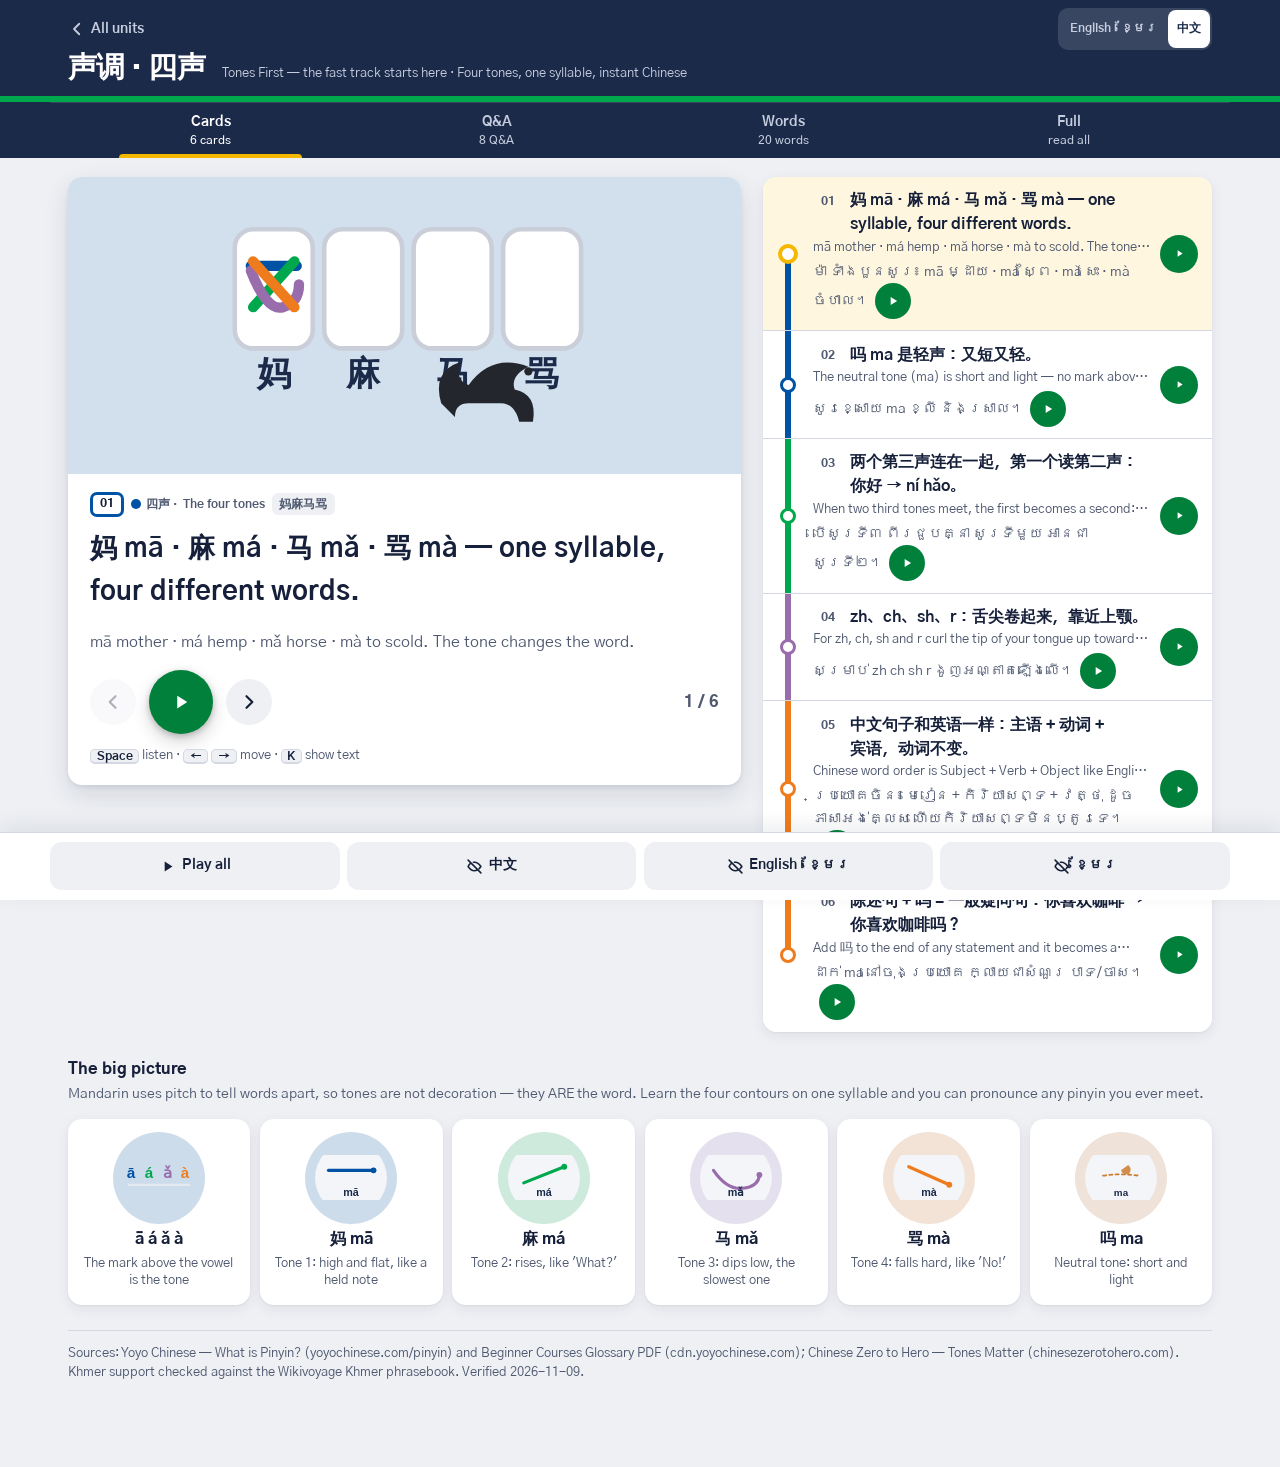
<file: tones-first/index.html>
<!doctype html>
<html lang="zh" data-ui="en">
<head>
<meta charset="utf-8">
<meta name="viewport" content="width=device-width, initial-scale=1, viewport-fit=cover">
<title>声调 · 四声 · Tones First — the fast track starts here · Studybook</title>
<meta name="description" content="The one-hour foundation for speaking Mandarin: the four tones plus neutral, tone-pair drills, the tricky zh/ch/sh/r sounds and your first sentences — with English and Khmer support and native audio on every line.">
<meta name="theme-color" content="#1C2A4A">
<meta property="og:type" content="website">
<meta property="og:site_name" content="Speak Chinese Fast — Studybook">
<meta property="og:title" content="声调 · 四声 · Tones First — the fast track starts here">
<meta property="og:description" content="The one-hour foundation for speaking Mandarin: the four tones plus neutral, tone-pair drills, the tricky zh/ch/sh/r sounds and your first sentences — with English and Khmer support and native audio on every line.">
<meta property="og:url" content="tones-first/">
<meta property="og:image" content="og/tones-first.png">
<meta property="og:image:width" content="1200">
<meta property="og:image:height" content="630">
<meta property="og:image:alt" content="声调 · 四声 · Tones First — the fast track starts here">
<meta name="twitter:card" content="summary_large_image">
<link rel="manifest" href="../manifest.webmanifest">
<link rel="icon" href="../icons/icon.svg" type="image/svg+xml">
<link rel="icon" href="../icons/favicon-32.png" sizes="32x32" type="image/png">
<link rel="apple-touch-icon" href="../icons/apple-touch-icon.png">
<link rel="apple-touch-icon" sizes="120x120" href="../icons/apple-touch-icon-120.png">
<link rel="apple-touch-icon" sizes="152x152" href="../icons/apple-touch-icon-152.png">
<link rel="apple-touch-icon" sizes="167x167" href="../icons/apple-touch-icon-167.png">
<link rel="apple-touch-icon" sizes="180x180" href="../icons/apple-touch-icon.png">
<meta name="apple-mobile-web-app-title" content="Studybook">
<meta name="apple-mobile-web-app-capable" content="yes">
<meta name="apple-mobile-web-app-status-bar-style" content="black-translucent">
<link rel="preconnect" href="https://fonts.googleapis.com">
<link rel="preconnect" href="https://fonts.gstatic.com" crossorigin>
<link rel="stylesheet" href="https://fonts.googleapis.com/css2?family=Gothic+A1:wght@400;500;700;800&display=swap">
<link rel="stylesheet" href="../assets/line.css?v=lyric2">
<link rel="stylesheet" href="../assets/unit.css?v=lyric2">
<script src="../assets/script.js?v=lyric2"></script>
</head>
<body data-unit="tones-first">
<header class="usign">
  <div class="wrap">
    <div class="row"><a class="back" href="../"><svg viewBox="0 0 24 24" fill="none" stroke="currentColor" stroke-width="2.4" stroke-linecap="round" stroke-linejoin="round" aria-hidden="true"><path d="M15 5l-7 7 7 7"/></svg><span class="ui-ko">노선도 · All units</span><span class="ui-en">All units</span></a><div class="script" role="group" aria-label="Show text in"><button type="button" data-set="en" aria-pressed="false">English · ខ្មែរ</button><button type="button" data-set="ko" aria-pressed="true" lang="zh">中文</button></div></div>
    <div class="utitle"><h1><span class="mk">声调 · 四声</span><span class="only-en">Tones First — the fast track starts here</span></h1><p><span class="not-en">Tones First — the fast track starts here · </span>Four tones, one syllable, instant Chinese</p></div>
  </div>
  <div class="stripe" aria-hidden="true"></div>
  <nav class="tabs wrap" role="tablist" aria-label="Unit parts">
    <button role="tab" data-tab="cards" aria-controls="p-cards"><span><span class="ui-ko">그림 카드</span><span class="ui-en">Cards</span></span><small>6 cards</small></button>
    <button role="tab" data-tab="qa" aria-controls="p-qa"><span><span class="ui-ko">예상 질문</span><span class="ui-en">Q&amp;A</span></span><small>8 Q&amp;A</small></button>
    <button role="tab" data-tab="voc" aria-controls="p-voc"><span><span class="ui-ko">단어</span><span class="ui-en">Words</span></span><small>20 words</small></button>
    <button role="tab" data-tab="full" aria-controls="p-full"><span><span class="ui-ko">전체</span><span class="ui-en">Full</span></span><small>read all</small></button>
  </nav>
</header>

<main class="wrap">
  <section class="panel" id="p-cards" role="tabpanel">
    <section class="eli" aria-label="The big picture"><h2>The big picture</h2><p class="eli-why">Mandarin uses pitch to tell words apart, so tones are not decoration — they ARE the word. Learn the four contours on one syllable and you can pronounce any pinyin you ever meet.</p><ol><li style="--lc:#0052A4"><img src="img/x-marks.svg" alt="" loading="lazy"><b class="has-en" lang="zh">ā á ǎ à</b><span>The mark above the vowel is the tone</span></li><li style="--lc:#0052A4"><img src="img/t1-flat.svg" alt="" loading="lazy"><b class="has-en" lang="zh">妈 mā</b><span>Tone 1: high and flat, like a held note</span></li><li style="--lc:#00A84D"><img src="img/t2-rise.svg" alt="" loading="lazy"><b class="has-en" lang="zh">麻 má</b><span>Tone 2: rises, like &#x27;What?&#x27;</span></li><li style="--lc:#996CAC"><img src="img/t3-dip.svg" alt="" loading="lazy"><b class="has-en" lang="zh">马 mǎ</b><span>Tone 3: dips low, the slowest one</span></li><li style="--lc:#EF7C1C"><img src="img/t4-fall.svg" alt="" loading="lazy"><b class="has-en" lang="zh">骂 mà</b><span>Tone 4: falls hard, like &#x27;No!&#x27;</span></li><li style="--lc:#CD7C2F"><img src="img/x-neutral.svg" alt="" loading="lazy"><b class="has-en" lang="zh">吗 ma</b><span>Neutral tone: short and light</span></li></ol></section>
    <section class="map" aria-label="Sections"><h2>The route · your first hour</h2><p class="note">Hear the four tones on one syllable, glue them into real pairs, fix the sounds English doesn&#x27;t have, then speak full sentences.</p><ol><li data-sec="four" style="--lc:#0052A4"><button type="button"><span class="m-ko has-en" lang="zh">四声</span><span class="m-en">The four tones</span></button></li><li data-sec="pairs" style="--lc:#00A84D"><button type="button"><span class="m-ko has-en" lang="zh">组合</span><span class="m-en">Tone pairs</span></button></li><li data-sec="tricky" style="--lc:#996CAC"><button type="button"><span class="m-ko has-en" lang="zh">难音</span><span class="m-en">Tricky sounds</span></button></li><li data-sec="sent" style="--lc:#EF7C1C"><button type="button"><span class="m-ko has-en" lang="zh">句子</span><span class="m-en">First sentences</span></button></li></ol></section>
    
    <ol class="how"><li><b>1</b>Look at the picture</li><li><b>2</b>Recall the Chinese in your head</li><li><b>3</b>Tap to check, then listen</li></ol>
    <div class="platform">
      <section class="stage" id="stage" aria-label="Now studying" aria-live="polite">
        <figure class="pic"><img src="img/c1-ma.svg" alt=""></figure>
        <div class="st-body">
          <div class="ctop"></div>
          <p class="ko st-ko has-en" lang="zh" tabindex="0"></p>
          <span class="prog" aria-hidden="true"><i></i></span>
          <p class="en st-en"></p>
          <div class="st-ctl">
            <button class="st-nav" id="stPrev" type="button" aria-label="Previous card"><svg viewBox="0 0 24 24" fill="none" stroke="currentColor" stroke-width="2.6" stroke-linecap="round" stroke-linejoin="round" aria-hidden="true"><path d="M15 5l-7 7 7 7"/></svg></button>
            <button class="bigplay" id="stPlay" type="button" aria-label="Listen"><svg viewBox="0 0 24 24" aria-hidden="true"><path class="i-play" d="M8 5v14l11-7z" fill="currentColor"/><path class="i-stop" d="M7 6h3.5v12H7zM13.5 6H17v12h-3.5z" fill="currentColor"/></svg></button>
            <button class="st-nav" id="stNext" type="button" aria-label="Next card"><svg viewBox="0 0 24 24" fill="none" stroke="currentColor" stroke-width="2.6" stroke-linecap="round" stroke-linejoin="round" aria-hidden="true"><path d="M9 5l7 7-7 7"/></svg></button>
            <span class="st-count"></span>
          </div>
          <p class="keys"><kbd>Space</kbd> listen · <kbd>←</kbd> <kbd>→</kbd> move · <kbd>K</kbd> show text</p>
        </div>
      </section>
      <div class="cards" role="list" aria-label="All lines"><article class="card" id="c1" data-sec="four" style="--lc:#0052A4"><figure class="pic flat"><img loading="lazy" src="img/c1-ma.svg" alt="Four contour lines over the syllable ma with a horse icon"><button class="cplay" type="button" data-au="audio/c1.mp3" aria-label="Listen to card 1"><svg viewBox="0 0 24 24" aria-hidden="true"><path class="i-play" d="M8 5v14l11-7z" fill="currentColor"/><path class="i-stop" d="M7 6h3.5v12H7zM13.5 6H17v12h-3.5z" fill="currentColor"/></svg></button></figure><div class="cbody"><div class="ctop"><span class="num">01</span><span class="sec-chip"><span class="mk" lang="zh">四声&nbsp;· </span>The four tones</span><span class="hook" lang="zh">妈麻马骂</span></div><p class="ko has-en" lang="zh">妈 mā · 麻 má · 马 mǎ · 骂 mà — one syllable, four different words.</p><span class="prog" aria-hidden="true"><i></i></span><p class="en">mā mother · má hemp · mǎ horse · mà to scold. The tone changes the word.</p><p class="km" lang="km">ម៉ា ទាំងបួនសូរ៖ mā ម្ដាយ · má ស្ពៃ · mǎ សេះ · mà ចំហាល។<button class="listen mini" type="button" data-au="audio/km01.mp3" aria-label="Listen"><svg viewBox="0 0 24 24" aria-hidden="true"><path d="M8 5v14l11-7z" fill="currentColor"/></svg></button></p></div><button class="rplay" type="button" data-au="audio/c1.mp3" aria-label="Listen to card 1"><svg viewBox="0 0 24 24" aria-hidden="true"><path class="i-play" d="M8 5v14l11-7z" fill="currentColor"/><path class="i-stop" d="M7 6h3.5v12H7zM13.5 6H17v12h-3.5z" fill="currentColor"/></svg></button></article><article class="card" id="c2" data-sec="four" style="--lc:#0052A4"><figure class="pic flat"><img loading="lazy" src="img/x-neutral.svg" alt="A small light feather over a flat line"><button class="cplay" type="button" data-au="audio/c2.mp3" aria-label="Listen to card 2"><svg viewBox="0 0 24 24" aria-hidden="true"><path class="i-play" d="M8 5v14l11-7z" fill="currentColor"/><path class="i-stop" d="M7 6h3.5v12H7zM13.5 6H17v12h-3.5z" fill="currentColor"/></svg></button></figure><div class="cbody"><div class="ctop"><span class="num">02</span><span class="sec-chip"><span class="mk" lang="zh">四声&nbsp;· </span>The four tones</span><span class="hook" lang="zh">轻声</span></div><p class="ko has-en" lang="zh">吗 ma 是轻声：又短又轻。</p><span class="prog" aria-hidden="true"><i></i></span><p class="en">The neutral tone (ma) is short and light — no mark above the vowel.</p><p class="km" lang="km">សូរខ្សោយ ma ខ្លី និងស្រាល។<button class="listen mini" type="button" data-au="audio/km02.mp3" aria-label="Listen"><svg viewBox="0 0 24 24" aria-hidden="true"><path d="M8 5v14l11-7z" fill="currentColor"/></svg></button></p></div><button class="rplay" type="button" data-au="audio/c2.mp3" aria-label="Listen to card 2"><svg viewBox="0 0 24 24" aria-hidden="true"><path class="i-play" d="M8 5v14l11-7z" fill="currentColor"/><path class="i-stop" d="M7 6h3.5v12H7zM13.5 6H17v12h-3.5z" fill="currentColor"/></svg></button></article><article class="card" id="c3" data-sec="pairs" style="--lc:#00A84D"><figure class="pic flat"><img loading="lazy" src="img/c3-pairs.svg" alt="Two linked tiles showing tone contours 3+3 and 4+4"><button class="cplay" type="button" data-au="audio/c3.mp3" aria-label="Listen to card 3"><svg viewBox="0 0 24 24" aria-hidden="true"><path class="i-play" d="M8 5v14l11-7z" fill="currentColor"/><path class="i-stop" d="M7 6h3.5v12H7zM13.5 6H17v12h-3.5z" fill="currentColor"/></svg></button></figure><div class="cbody"><div class="ctop"><span class="num">03</span><span class="sec-chip"><span class="mk" lang="zh">组合&nbsp;· </span>Tone pairs</span><span class="hook" lang="zh">你好</span></div><p class="ko has-en" lang="zh">两个第三声连在一起，第一个读第二声：你好 → ní hǎo。</p><span class="prog" aria-hidden="true"><i></i></span><p class="en">When two third tones meet, the first becomes a second: 你好 is read &#x27;ní hǎo&#x27;.</p><p class="km" lang="km">បើសូរទី៣ ពីរជួបគ្នា សូរទីមួយ អានជាសូរទី២។<button class="listen mini" type="button" data-au="audio/km03.mp3" aria-label="Listen"><svg viewBox="0 0 24 24" aria-hidden="true"><path d="M8 5v14l11-7z" fill="currentColor"/></svg></button></p></div><button class="rplay" type="button" data-au="audio/c3.mp3" aria-label="Listen to card 3"><svg viewBox="0 0 24 24" aria-hidden="true"><path class="i-play" d="M8 5v14l11-7z" fill="currentColor"/><path class="i-stop" d="M7 6h3.5v12H7zM13.5 6H17v12h-3.5z" fill="currentColor"/></svg></button></article><article class="card" id="c4" data-sec="tricky" style="--lc:#996CAC"><figure class="pic flat"><img loading="lazy" src="img/c4-zhchsh.svg" alt="A side-view mouth with the tongue curled up"><button class="cplay" type="button" data-au="audio/c4.mp3" aria-label="Listen to card 4"><svg viewBox="0 0 24 24" aria-hidden="true"><path class="i-play" d="M8 5v14l11-7z" fill="currentColor"/><path class="i-stop" d="M7 6h3.5v12H7zM13.5 6H17v12h-3.5z" fill="currentColor"/></svg></button></figure><div class="cbody"><div class="ctop"><span class="num">04</span><span class="sec-chip"><span class="mk" lang="zh">难音&nbsp;· </span>Tricky sounds</span><span class="hook" lang="zh">zh ch sh r</span></div><p class="ko has-en" lang="zh">zh、ch、sh、r：舌尖卷起来，靠近上颚。</p><span class="prog" aria-hidden="true"><i></i></span><p class="en">For zh, ch, sh and r curl the tip of your tongue up toward the roof of your mouth.</p><p class="km" lang="km">សម្រាប់ zh ch sh r ងូញអណ្តាតឡើងលើ។<button class="listen mini" type="button" data-au="audio/km04.mp3" aria-label="Listen"><svg viewBox="0 0 24 24" aria-hidden="true"><path d="M8 5v14l11-7z" fill="currentColor"/></svg></button></p></div><button class="rplay" type="button" data-au="audio/c4.mp3" aria-label="Listen to card 4"><svg viewBox="0 0 24 24" aria-hidden="true"><path class="i-play" d="M8 5v14l11-7z" fill="currentColor"/><path class="i-stop" d="M7 6h3.5v12H7zM13.5 6H17v12h-3.5z" fill="currentColor"/></svg></button></article><article class="card" id="c5" data-sec="sent" style="--lc:#EF7C1C"><figure class="pic flat"><img loading="lazy" src="img/c5-blocks.svg" alt="Three word blocks snapping together: subject, verb, object"><button class="cplay" type="button" data-au="audio/c5.mp3" aria-label="Listen to card 5"><svg viewBox="0 0 24 24" aria-hidden="true"><path class="i-play" d="M8 5v14l11-7z" fill="currentColor"/><path class="i-stop" d="M7 6h3.5v12H7zM13.5 6H17v12h-3.5z" fill="currentColor"/></svg></button></figure><div class="cbody"><div class="ctop"><span class="num">05</span><span class="sec-chip"><span class="mk" lang="zh">句子&nbsp;· </span>First sentences</span><span class="hook" lang="zh">主谓宾</span></div><p class="ko has-en" lang="zh">中文句子和英语一样：主语 + 动词 + 宾语，动词不变。</p><span class="prog" aria-hidden="true"><i></i></span><p class="en">Chinese word order is Subject + Verb + Object like English — and verbs never change form.</p><p class="km" lang="km">ប្រយោគចិន៖ មេរៀន + កិរិយាសព្ទ + វត្ថុ ដូចភាសាអង់គ្លេស ហើយកិរិយាសព្ទមិនប្តូរទេ។<button class="listen mini" type="button" data-au="audio/km05.mp3" aria-label="Listen"><svg viewBox="0 0 24 24" aria-hidden="true"><path d="M8 5v14l11-7z" fill="currentColor"/></svg></button></p></div><button class="rplay" type="button" data-au="audio/c5.mp3" aria-label="Listen to card 5"><svg viewBox="0 0 24 24" aria-hidden="true"><path class="i-play" d="M8 5v14l11-7z" fill="currentColor"/><path class="i-stop" d="M7 6h3.5v12H7zM13.5 6H17v12h-3.5z" fill="currentColor"/></svg></button></article><article class="card" id="c6" data-sec="sent" style="--lc:#EF7C1C"><figure class="pic flat"><img loading="lazy" src="img/c6-ma.svg" alt="A statement tile with a question-mark chip labelled 吗 snapping on the end"><button class="cplay" type="button" data-au="audio/c6.mp3" aria-label="Listen to card 6"><svg viewBox="0 0 24 24" aria-hidden="true"><path class="i-play" d="M8 5v14l11-7z" fill="currentColor"/><path class="i-stop" d="M7 6h3.5v12H7zM13.5 6H17v12h-3.5z" fill="currentColor"/></svg></button></figure><div class="cbody"><div class="ctop"><span class="num">06</span><span class="sec-chip"><span class="mk" lang="zh">句子&nbsp;· </span>First sentences</span><span class="hook" lang="zh">吗</span></div><p class="ko has-en" lang="zh">陈述句 + 吗 = 一般疑问句：你喜欢咖啡 → 你喜欢咖啡吗？</p><span class="prog" aria-hidden="true"><i></i></span><p class="en">Add 吗 to the end of any statement and it becomes a yes/no question.</p><p class="km" lang="km">ដាក់ ma នៅចុងប្រយោគ ក្លាយជាសំណួរ បាទ/ចាស។<button class="listen mini" type="button" data-au="audio/km06.mp3" aria-label="Listen"><svg viewBox="0 0 24 24" aria-hidden="true"><path d="M8 5v14l11-7z" fill="currentColor"/></svg></button></p></div><button class="rplay" type="button" data-au="audio/c6.mp3" aria-label="Listen to card 6"><svg viewBox="0 0 24 24" aria-hidden="true"><path class="i-play" d="M8 5v14l11-7z" fill="currentColor"/><path class="i-stop" d="M7 6h3.5v12H7zM13.5 6H17v12h-3.5z" fill="currentColor"/></svg></button></article></div>
    </div>
    <p class="credit">Sources: Yoyo Chinese — What is Pinyin? (yoyochinese.com/pinyin) and Beginner Courses Glossary PDF (cdn.yoyochinese.com); Chinese Zero to Hero — Tones Matter (chinesezerotohero.com). Khmer support checked against the Wikivoyage Khmer phrasebook. Verified 2026-11-09.</p>
  </section>
  <section class="panel" id="p-qa" role="tabpanel"><p class="note">Recall the answer in your head first, then tap to check and listen.</p><h2 class="qsec">Traps · read these first <small>What learners get wrong</small></h2><article class="qa trap"><div class="qhead"><button class="q" type="button" aria-expanded="false" aria-controls="qa1"><span class="qm">Q</span><span class="qt"><span class="qko has-en" lang="zh">可以不学声调，只学拼音吗？</span><span class="qen">Can I skip tones and just learn pinyin?</span></span><svg class="chev" viewBox="0 0 24 24" fill="none" stroke="currentColor" stroke-width="2.4" stroke-linecap="round" aria-hidden="true"><path d="M6 9l6 6 6-6"/></svg></button><button class="listen mini" type="button" data-au="audio/q1.mp3" aria-label="Listen"><svg viewBox="0 0 24 24" aria-hidden="true"><path d="M8 5v14l11-7z" fill="currentColor"/></svg></button></div><div class="a" id="qa1"><p class="ako has-en" lang="zh">不行。妈、马不一样；声调错了，意思就变了。</p><p class="aen">No. mā (mother) and mǎ (horse) are different words — wrong tone, wrong meaning.</p><p class="km" lang="km">មិនបានទេ។ mā ម្ដាយ និង mǎ សេះ ជាពាក្យខុសគ្នា។<button class="listen mini" type="button" data-au="audio/km07.mp3" aria-label="Listen"><svg viewBox="0 0 24 24" aria-hidden="true"><path d="M8 5v14l11-7z" fill="currentColor"/></svg></button></p><p class="why">Tones are part of the word itself, like a letter. Learners who skip them speak years without being understood.</p><button class="listen" type="button" data-au="audio/a1.mp3"><svg viewBox="0 0 24 24" aria-hidden="true"><path d="M8 5v14l11-7z" fill="currentColor"/></svg><span><span class="ui-ko">듣기 · Listen</span><span class="ui-en">Listen</span></span></button></div></article><article class="qa trap"><div class="qhead"><button class="q" type="button" aria-expanded="false" aria-controls="qa2"><span class="qm">Q</span><span class="qt"><span class="qko has-en" lang="zh">声调说错了，别人听得懂吗？</span><span class="qen">If I get a tone wrong, will people understand me?</span></span><svg class="chev" viewBox="0 0 24 24" fill="none" stroke="currentColor" stroke-width="2.4" stroke-linecap="round" aria-hidden="true"><path d="M6 9l6 6 6-6"/></svg></button><button class="listen mini" type="button" data-au="audio/q2.mp3" aria-label="Listen"><svg viewBox="0 0 24 24" aria-hidden="true"><path d="M8 5v14l11-7z" fill="currentColor"/></svg></button></div><div class="a" id="qa2"><p class="ako has-en" lang="zh">大多数时候能听懂。别怕，先开口，慢慢就准了。</p><p class="aen">Usually yes — context carries you. Speak first; accuracy comes with practice.</p><p class="km" lang="km">ភាគច្រើន គេយល់។ កុំខ្លាច គ្រាន់តែនិយាយមុន។<button class="listen mini" type="button" data-au="audio/km08.mp3" aria-label="Listen"><svg viewBox="0 0 24 24" aria-hidden="true"><path d="M8 5v14l11-7z" fill="currentColor"/></svg></button></p><p class="why">Native listeners use context constantly. Perfection is not the gate to conversation — speaking is.</p><button class="listen" type="button" data-au="audio/a2.mp3"><svg viewBox="0 0 24 24" aria-hidden="true"><path d="M8 5v14l11-7z" fill="currentColor"/></svg><span><span class="ui-ko">듣기 · Listen</span><span class="ui-en">Listen</span></span></button></div></article><article class="qa trap"><div class="qhead"><button class="q" type="button" aria-expanded="false" aria-controls="qa3"><span class="qm">Q</span><span class="qt"><span class="qko has-en" lang="zh">要先会汉字才能开口说吗？</span><span class="qen">Do I need characters before I can speak?</span></span><svg class="chev" viewBox="0 0 24 24" fill="none" stroke="currentColor" stroke-width="2.4" stroke-linecap="round" aria-hidden="true"><path d="M6 9l6 6 6-6"/></svg></button><button class="listen mini" type="button" data-au="audio/q3.mp3" aria-label="Listen"><svg viewBox="0 0 24 24" aria-hidden="true"><path d="M8 5v14l11-7z" fill="currentColor"/></svg></button></div><div class="a" id="qa3"><p class="ako has-en" lang="zh">不用。口语用拼音就能开始，汉字可以慢慢来。</p><p class="aen">No. For speaking, pinyin is enough to start; learn characters slowly in parallel.</p><p class="km" lang="km">មិនចាំបាច់ទេ។ សម្រាប់និយាយ pinyin គ្រប់គ្រាន់ដើម្បីចាប់ផ្តើម។<button class="listen mini" type="button" data-au="audio/km09.mp3" aria-label="Listen"><svg viewBox="0 0 24 24" aria-hidden="true"><path d="M8 5v14l11-7z" fill="currentColor"/></svg></button></p><p class="why">The fast track is sound-first: pinyin + tones + phrases. Characters pay off later, for reading.</p><button class="listen" type="button" data-au="audio/a3.mp3"><svg viewBox="0 0 24 24" aria-hidden="true"><path d="M8 5v14l11-7z" fill="currentColor"/></svg><span><span class="ui-ko">듣기 · Listen</span><span class="ui-en">Listen</span></span></button></div></article><h2 class="qsec">Real questions <small>About your daily practice</small></h2><article class="qa"><div class="qhead"><button class="q" type="button" aria-expanded="false" aria-controls="qa4"><span class="qm">Q</span><span class="qt"><span class="qko has-en" lang="zh">每天练多久，进步最快？</span><span class="qen">How long per day is the fastest progress?</span></span><svg class="chev" viewBox="0 0 24 24" fill="none" stroke="currentColor" stroke-width="2.4" stroke-linecap="round" aria-hidden="true"><path d="M6 9l6 6 6-6"/></svg></button><button class="listen mini" type="button" data-au="audio/q4.mp3" aria-label="Listen"><svg viewBox="0 0 24 24" aria-hidden="true"><path d="M8 5v14l11-7z" fill="currentColor"/></svg></button></div><div class="a" id="qa4"><p class="ako has-en" lang="zh">每天十五分钟，比一周一次两小时有效。</p><p class="aen">Fifteen focused minutes every day beats two hours once a week.</p><p class="km" lang="km">ប្រាំមួយនាទីរាល់ថ្ងៃ ល្អជាងពីរម៉ោងមួយសប្តាហ៍។<button class="listen mini" type="button" data-au="audio/km10.mp3" aria-label="Listen"><svg viewBox="0 0 24 24" aria-hidden="true"><path d="M8 5v14l11-7z" fill="currentColor"/></svg></button></p><button class="listen" type="button" data-au="audio/a4.mp3"><svg viewBox="0 0 24 24" aria-hidden="true"><path d="M8 5v14l11-7z" fill="currentColor"/></svg><span><span class="ui-ko">듣기 · Listen</span><span class="ui-en">Listen</span></span></button></div></article><article class="qa"><div class="qhead"><button class="q" type="button" aria-expanded="false" aria-controls="qa5"><span class="qm">Q</span><span class="qt"><span class="qko has-en" lang="zh">哪个声调最难？</span><span class="qen">Which tone is the hardest?</span></span><svg class="chev" viewBox="0 0 24 24" fill="none" stroke="currentColor" stroke-width="2.4" stroke-linecap="round" aria-hidden="true"><path d="M6 9l6 6 6-6"/></svg></button><button class="listen mini" type="button" data-au="audio/q5.mp3" aria-label="Listen"><svg viewBox="0 0 24 24" aria-hidden="true"><path d="M8 5v14l11-7z" fill="currentColor"/></svg></button></div><div class="a" id="qa5"><p class="ako has-en" lang="zh">对英语母语者，第二声和第三声最容易混。多听对比。</p><p class="aen">For English speakers, tones 2 and 3 blur together most. Drill them as minimal pairs.</p><p class="km" lang="km">សម្រាប់អ្នកនិយាយអង់គ្លេស សូរទី២ និងទី៣ ពិបាកជាងគេ។<button class="listen mini" type="button" data-au="audio/km11.mp3" aria-label="Listen"><svg viewBox="0 0 24 24" aria-hidden="true"><path d="M8 5v14l11-7z" fill="currentColor"/></svg></button></p><button class="listen" type="button" data-au="audio/a5.mp3"><svg viewBox="0 0 24 24" aria-hidden="true"><path d="M8 5v14l11-7z" fill="currentColor"/></svg><span><span class="ui-ko">듣기 · Listen</span><span class="ui-en">Listen</span></span></button></div></article><h2 class="qsec">When you get stuck <small>Survival lines</small></h2><div class="surv"><span class="sko" lang="zh"><span class="mk">请说慢一点儿。</span><span class="sen">Please speak a little slower.</span><p class="km" lang="km">សូមនិយាយយឺតៗបន្តិច។<button class="listen mini" type="button" data-au="audio/km12.mp3" aria-label="Listen"><svg viewBox="0 0 24 24" aria-hidden="true"><path d="M8 5v14l11-7z" fill="currentColor"/></svg></button></p></span><button class="listen mini" type="button" data-au="audio/s1.mp3" aria-label="Listen"><svg viewBox="0 0 24 24" aria-hidden="true"><path d="M8 5v14l11-7z" fill="currentColor"/></svg></button></div><div class="surv"><span class="sko" lang="zh"><span class="mk">这个词是什么意思？</span><span class="sen">What does this word mean?</span><p class="km" lang="km">ពាក្យនេះ មានន័យថាអ្វី?<button class="listen mini" type="button" data-au="audio/km13.mp3" aria-label="Listen"><svg viewBox="0 0 24 24" aria-hidden="true"><path d="M8 5v14l11-7z" fill="currentColor"/></svg></button></p></span><button class="listen mini" type="button" data-au="audio/s2.mp3" aria-label="Listen"><svg viewBox="0 0 24 24" aria-hidden="true"><path d="M8 5v14l11-7z" fill="currentColor"/></svg></button></div><div class="surv"><span class="sko" lang="zh"><span class="mk">我还不会说。</span><span class="sen">I can&#x27;t say that yet.</span><p class="km" lang="km">ខ្ញុំ និយាយ មិនទាន់ បាន ទេ។<button class="listen mini" type="button" data-au="audio/km14.mp3" aria-label="Listen"><svg viewBox="0 0 24 24" aria-hidden="true"><path d="M8 5v14l11-7z" fill="currentColor"/></svg></button></p></span><button class="listen mini" type="button" data-au="audio/s3.mp3" aria-label="Listen"><svg viewBox="0 0 24 24" aria-hidden="true"><path d="M8 5v14l11-7z" fill="currentColor"/></svg></button></div><h2 class="qsec">Patterns · the grammar you need today <small>Three patterns, zero tables</small></h2><article class="qa"><div class="qhead"><button class="q" type="button" aria-expanded="false" aria-controls="qa6"><span class="qm"><span class="ui-ko">문</span><span class="ui-en">G</span></span><span class="qt"><span class="qko has-en" lang="zh">我喜欢咖啡。</span><span class="qen">Pattern: Subject + Verb + Object — &#x27;I like coffee.&#x27;</span></span><svg class="chev" viewBox="0 0 24 24" fill="none" stroke="currentColor" stroke-width="2.4" stroke-linecap="round" aria-hidden="true"><path d="M6 9l6 6 6-6"/></svg></button><button class="listen mini" type="button" data-au="audio/g1.mp3" aria-label="Listen"><svg viewBox="0 0 24 24" aria-hidden="true"><path d="M8 5v14l11-7z" fill="currentColor"/></svg></button></div><div class="a" id="qa6"><p class="ako has-en" lang="zh">他喜欢茶。我们学习中文。</p><p class="aen">He likes tea. We study Chinese. The verb never changes.</p><p class="km" lang="km">គាត់ ចូលចិត្ត តែ។ យើង រៀន ភាសាចិន។<button class="listen mini" type="button" data-au="audio/km15.mp3" aria-label="Listen"><svg viewBox="0 0 24 24" aria-hidden="true"><path d="M8 5v14l11-7z" fill="currentColor"/></svg></button></p><button class="listen" type="button" data-au="audio/ga1.mp3"><svg viewBox="0 0 24 24" aria-hidden="true"><path d="M8 5v14l11-7z" fill="currentColor"/></svg><span><span class="ui-ko">듣기 · Listen</span><span class="ui-en">Listen</span></span></button></div></article><article class="qa"><div class="qhead"><button class="q" type="button" aria-expanded="false" aria-controls="qa7"><span class="qm"><span class="ui-ko">문</span><span class="ui-en">G</span></span><span class="qt"><span class="qko has-en" lang="zh">你喜欢咖啡吗？</span><span class="qen">Pattern: statement + 吗 = yes/no question.</span></span><svg class="chev" viewBox="0 0 24 24" fill="none" stroke="currentColor" stroke-width="2.4" stroke-linecap="round" aria-hidden="true"><path d="M6 9l6 6 6-6"/></svg></button><button class="listen mini" type="button" data-au="audio/g2.mp3" aria-label="Listen"><svg viewBox="0 0 24 24" aria-hidden="true"><path d="M8 5v14l11-7z" fill="currentColor"/></svg></button></div><div class="a" id="qa7"><p class="ako has-en" lang="zh">你喜欢茶吗？——喜欢 / 不喜欢。</p><p class="aen">Do you like tea? — Yes (like) / No (don&#x27;t like). Answer with the verb itself.</p><p class="km" lang="km">តើ អ្នក ចូលចិត្ត តែ ទេ? — ចូលចិត្ត / មិន ចូលចិត្ត។<button class="listen mini" type="button" data-au="audio/km16.mp3" aria-label="Listen"><svg viewBox="0 0 24 24" aria-hidden="true"><path d="M8 5v14l11-7z" fill="currentColor"/></svg></button></p><button class="listen" type="button" data-au="audio/ga2.mp3"><svg viewBox="0 0 24 24" aria-hidden="true"><path d="M8 5v14l11-7z" fill="currentColor"/></svg><span><span class="ui-ko">듣기 · Listen</span><span class="ui-en">Listen</span></span></button></div></article><article class="qa"><div class="qhead"><button class="q" type="button" aria-expanded="false" aria-controls="qa8"><span class="qm"><span class="ui-ko">문</span><span class="ui-en">G</span></span><span class="qt"><span class="qko has-en" lang="zh">我不喜欢茶。</span><span class="qen">Pattern: put 不 before the verb to say no.</span></span><svg class="chev" viewBox="0 0 24 24" fill="none" stroke="currentColor" stroke-width="2.4" stroke-linecap="round" aria-hidden="true"><path d="M6 9l6 6 6-6"/></svg></button><button class="listen mini" type="button" data-au="audio/g3.mp3" aria-label="Listen"><svg viewBox="0 0 24 24" aria-hidden="true"><path d="M8 5v14l11-7z" fill="currentColor"/></svg></button></div><div class="a" id="qa8"><p class="ako has-en" lang="zh">我不是老师。他不去。</p><p class="aen">I&#x27;m not a teacher. He doesn&#x27;t go. 不 sits right before the verb.</p><p class="km" lang="km">ខ្ញុំ មិន មែន គ្រូ ទេ។ គាត់ មិន ទៅ ទេ។<button class="listen mini" type="button" data-au="audio/km17.mp3" aria-label="Listen"><svg viewBox="0 0 24 24" aria-hidden="true"><path d="M8 5v14l11-7z" fill="currentColor"/></svg></button></p><button class="listen" type="button" data-au="audio/ga3.mp3"><svg viewBox="0 0 24 24" aria-hidden="true"><path d="M8 5v14l11-7z" fill="currentColor"/></svg><span><span class="ui-ko">듣기 · Listen</span><span class="ui-en">Listen</span></span></button></div></article></section>
  <section class="panel" id="p-voc" role="tabpanel">
    <p class="note">Tap a word's play button to hear it. Hide one side, then recall it before you tap to check.</p>
    <h2 class="vgrp" style="--lc:#0052A4">The ma family · hear the four tones</h2><ul class="vlist"><li class="voc"><button class="listen mini" type="button" data-au="audio/v01.mp3" aria-label="Listen"><svg viewBox="0 0 24 24" aria-hidden="true"><path d="M8 5v14l11-7z" fill="currentColor"/></svg></button><span class="vko has-en" lang="zh">妈 mā</span><span class="ven">mother</span><span class="vkm" lang="km">ម្ដាយ</span></li><li class="voc"><button class="listen mini" type="button" data-au="audio/v02.mp3" aria-label="Listen"><svg viewBox="0 0 24 24" aria-hidden="true"><path d="M8 5v14l11-7z" fill="currentColor"/></svg></button><span class="vko has-en" lang="zh">麻 má</span><span class="ven">hemp; numb</span><span class="vkm" lang="km">ស្ពៃ (ស្ពៃជូរ)</span></li><li class="voc"><button class="listen mini" type="button" data-au="audio/v03.mp3" aria-label="Listen"><svg viewBox="0 0 24 24" aria-hidden="true"><path d="M8 5v14l11-7z" fill="currentColor"/></svg></button><span class="vko has-en" lang="zh">马 mǎ</span><span class="ven">horse</span><span class="vkm" lang="km">សេះ</span></li><li class="voc"><button class="listen mini" type="button" data-au="audio/v04.mp3" aria-label="Listen"><svg viewBox="0 0 24 24" aria-hidden="true"><path d="M8 5v14l11-7z" fill="currentColor"/></svg></button><span class="vko has-en" lang="zh">骂 mà</span><span class="ven">to scold</span><span class="vkm" lang="km">ches (ចំហាល)</span></li></ul><h2 class="vgrp" style="--lc:#00A84D">Tone words in real pairs</h2><ul class="vlist"><li class="voc"><button class="listen mini" type="button" data-au="audio/v05.mp3" aria-label="Listen"><svg viewBox="0 0 24 24" aria-hidden="true"><path d="M8 5v14l11-7z" fill="currentColor"/></svg></button><span class="vko has-en" lang="zh">你好 nǐ hǎo</span><span class="ven">hello (3+3 → reads 2+3)</span><span class="vkm" lang="km">សួស្តី</span></li><li class="voc"><button class="listen mini" type="button" data-au="audio/v06.mp3" aria-label="Listen"><svg viewBox="0 0 24 24" aria-hidden="true"><path d="M8 5v14l11-7z" fill="currentColor"/></svg></button><span class="vko has-en" lang="zh">谢谢 xiè xie</span><span class="ven">thank you (4 + neutral)</span><span class="vkm" lang="km">អរគុណ</span></li><li class="voc"><button class="listen mini" type="button" data-au="audio/v07.mp3" aria-label="Listen"><svg viewBox="0 0 24 24" aria-hidden="true"><path d="M8 5v14l11-7z" fill="currentColor"/></svg></button><span class="vko has-en" lang="zh">中国 Zhōngguó</span><span class="ven">China (1+2)</span><span class="vkm" lang="km">ប្រទេសចិន</span></li><li class="voc"><button class="listen mini" type="button" data-au="audio/v08.mp3" aria-label="Listen"><svg viewBox="0 0 24 24" aria-hidden="true"><path d="M8 5v14l11-7z" fill="currentColor"/></svg></button><span class="vko has-en" lang="zh">很便宜 hěn piányi</span><span class="ven">very cheap (3+2)</span><span class="vkm" lang="km">ថ្លៃ តិច ណាស់</span></li></ul><h2 class="vgrp" style="--lc:#996CAC">Tricky consonants · zh ch sh r ü</h2><ul class="vlist"><li class="voc"><button class="listen mini" type="button" data-au="audio/v09.mp3" aria-label="Listen"><svg viewBox="0 0 24 24" aria-hidden="true"><path d="M8 5v14l11-7z" fill="currentColor"/></svg></button><span class="vko has-en" lang="zh">是 shì</span><span class="ven">to be (curl the tongue)</span><span class="vkm" lang="km">មែន</span></li><li class="voc"><button class="listen mini" type="button" data-au="audio/v10.mp3" aria-label="Listen"><svg viewBox="0 0 24 24" aria-hidden="true"><path d="M8 5v14l11-7z" fill="currentColor"/></svg></button><span class="vko has-en" lang="zh">吃 chī</span><span class="ven">to eat (a puff of air)</span><span class="vkm" lang="km">បរិភោគ</span></li><li class="voc"><button class="listen mini" type="button" data-au="audio/v11.mp3" aria-label="Listen"><svg viewBox="0 0 24 24" aria-hidden="true"><path d="M8 5v14l11-7z" fill="currentColor"/></svg></button><span class="vko has-en" lang="zh">十 shí</span><span class="ven">ten (rising + curl)</span><span class="vkm" lang="km">ដប់</span></li><li class="voc"><button class="listen mini" type="button" data-au="audio/v12.mp3" aria-label="Listen"><svg viewBox="0 0 24 24" aria-hidden="true"><path d="M8 5v14l11-7z" fill="currentColor"/></svg></button><span class="vko has-en" lang="zh">日 rì</span><span class="ven">day; sun (like French j)</span><span class="vkm" lang="km">ថ្ងៃ</span></li><li class="voc"><button class="listen mini" type="button" data-au="audio/v13.mp3" aria-label="Listen"><svg viewBox="0 0 24 24" aria-hidden="true"><path d="M8 5v14l11-7z" fill="currentColor"/></svg></button><span class="vko has-en" lang="zh">女 nǚ</span><span class="ven">woman (say &#x27;ee&#x27; with round lips)</span><span class="vkm" lang="km">ស្ត្រី</span></li></ul><h2 class="vgrp" style="--lc:#EF7C1C">First-sentence words</h2><ul class="vlist"><li class="voc"><button class="listen mini" type="button" data-au="audio/v14.mp3" aria-label="Listen"><svg viewBox="0 0 24 24" aria-hidden="true"><path d="M8 5v14l11-7z" fill="currentColor"/></svg></button><span class="vko has-en" lang="zh">我 wǒ</span><span class="ven">I, me</span><span class="vkm" lang="km">ខ្ញុំ</span></li><li class="voc"><button class="listen mini" type="button" data-au="audio/v15.mp3" aria-label="Listen"><svg viewBox="0 0 24 24" aria-hidden="true"><path d="M8 5v14l11-7z" fill="currentColor"/></svg></button><span class="vko has-en" lang="zh">你 nǐ</span><span class="ven">you</span><span class="vkm" lang="km">អ្នក</span></li><li class="voc"><button class="listen mini" type="button" data-au="audio/v16.mp3" aria-label="Listen"><svg viewBox="0 0 24 24" aria-hidden="true"><path d="M8 5v14l11-7z" fill="currentColor"/></svg></button><span class="vko has-en" lang="zh">他 tā</span><span class="ven">he, him</span><span class="vkm" lang="km">គាត់ (ប្រុស)</span></li><li class="voc"><button class="listen mini" type="button" data-au="audio/v17.mp3" aria-label="Listen"><svg viewBox="0 0 24 24" aria-hidden="true"><path d="M8 5v14l11-7z" fill="currentColor"/></svg></button><span class="vko has-en" lang="zh">喜欢 xǐhuan</span><span class="ven">to like</span><span class="vkm" lang="km">ចូលចិត្ត</span></li><li class="voc"><button class="listen mini" type="button" data-au="audio/v18.mp3" aria-label="Listen"><svg viewBox="0 0 24 24" aria-hidden="true"><path d="M8 5v14l11-7z" fill="currentColor"/></svg></button><span class="vko has-en" lang="zh">学习 xuéxí</span><span class="ven">to study</span><span class="vkm" lang="km">រៀន</span></li><li class="voc"><button class="listen mini" type="button" data-au="audio/v19.mp3" aria-label="Listen"><svg viewBox="0 0 24 24" aria-hidden="true"><path d="M8 5v14l11-7z" fill="currentColor"/></svg></button><span class="vko has-en" lang="zh">咖啡 kāfēi</span><span class="ven">coffee</span><span class="vkm" lang="km">កាហ្វេ</span></li><li class="voc"><button class="listen mini" type="button" data-au="audio/v20.mp3" aria-label="Listen"><svg viewBox="0 0 24 24" aria-hidden="true"><path d="M8 5v14l11-7z" fill="currentColor"/></svg></button><span class="vko has-en" lang="zh">茶 chá</span><span class="ven">tea</span><span class="vkm" lang="km">តែ</span></li></ul>
  </section>
  <section class="panel full" id="p-full" role="tabpanel"><h2>The text · tones, start to finish</h2><h3>四声 · The four tones</h3><p class="fko has-en" lang="zh">妈 mā · 麻 má · 马 mǎ · 骂 mà — one syllable, four different words. 吗 ma 是轻声：又短又轻。</p><p class="fen">mā mother · má hemp · mǎ horse · mà to scold. The tone changes the word. The neutral tone (ma) is short and light — no mark above the vowel.</p><h3>组合 · Tone pairs</h3><p class="fko has-en" lang="zh">两个第三声连在一起，第一个读第二声：你好 → ní hǎo。</p><p class="fen">When two third tones meet, the first becomes a second: 你好 is read &#x27;ní hǎo&#x27;.</p><h3>难音 · Tricky sounds</h3><p class="fko has-en" lang="zh">zh、ch、sh、r：舌尖卷起来，靠近上颚。</p><p class="fen">For zh, ch, sh and r curl the tip of your tongue up toward the roof of your mouth.</p><h3>句子 · First sentences</h3><p class="fko has-en" lang="zh">中文句子和英语一样：主语 + 动词 + 宾语，动词不变。 陈述句 + 吗 = 一般疑问句：你喜欢咖啡 → 你喜欢咖啡吗？</p><p class="fen">Chinese word order is Subject + Verb + Object like English — and verbs never change form. Add 吗 to the end of any statement and it becomes a yes/no question.</p><h2>예상 질문 · Q&amp;A</h2><h3>Traps · read these first</h3><div class="fqa"><p class="fq has-en" lang="zh">Q. 可以不学声调，只学拼音吗？</p><p class="fsub">Q. Can I skip tones and just learn pinyin?</p><p class="fa has-en" lang="zh">A. 不行。妈、马不一样；声调错了，意思就变了。</p><p class="fsub">A. No. mā (mother) and mǎ (horse) are different words — wrong tone, wrong meaning.</p><p class="km" lang="km">មិនបានទេ។ mā ម្ដាយ និង mǎ សេះ ជាពាក្យខុសគ្នា។</p></div><div class="fqa"><p class="fq has-en" lang="zh">Q. 声调说错了，别人听得懂吗？</p><p class="fsub">Q. If I get a tone wrong, will people understand me?</p><p class="fa has-en" lang="zh">A. 大多数时候能听懂。别怕，先开口，慢慢就准了。</p><p class="fsub">A. Usually yes — context carries you. Speak first; accuracy comes with practice.</p><p class="km" lang="km">ភាគច្រើន គេយល់។ កុំខ្លាច គ្រាន់តែនិយាយមុន។</p></div><div class="fqa"><p class="fq has-en" lang="zh">Q. 要先会汉字才能开口说吗？</p><p class="fsub">Q. Do I need characters before I can speak?</p><p class="fa has-en" lang="zh">A. 不用。口语用拼音就能开始，汉字可以慢慢来。</p><p class="fsub">A. No. For speaking, pinyin is enough to start; learn characters slowly in parallel.</p><p class="km" lang="km">មិនចាំបាច់ទេ។ សម្រាប់និយាយ pinyin គ្រប់គ្រាន់ដើម្បីចាប់ផ្តើម។</p></div><h3>Real questions</h3><div class="fqa"><p class="fq has-en" lang="zh">Q. 每天练多久，进步最快？</p><p class="fsub">Q. How long per day is the fastest progress?</p><p class="fa has-en" lang="zh">A. 每天十五分钟，比一周一次两小时有效。</p><p class="fsub">A. Fifteen focused minutes every day beats two hours once a week.</p><p class="km" lang="km">ប្រាំមួយនាទីរាល់ថ្ងៃ ល្អជាងពីរម៉ោងមួយសប្តាហ៍។</p></div><div class="fqa"><p class="fq has-en" lang="zh">Q. 哪个声调最难？</p><p class="fsub">Q. Which tone is the hardest?</p><p class="fa has-en" lang="zh">A. 对英语母语者，第二声和第三声最容易混。多听对比。</p><p class="fsub">A. For English speakers, tones 2 and 3 blur together most. Drill them as minimal pairs.</p><p class="km" lang="km">សម្រាប់អ្នកនិយាយអង់គ្លេស សូរទី២ និងទី៣ ពិបាកជាងគេ។</p></div><h3>When you get stuck</h3><div class="fqa"><p class="fa has-en" lang="zh">请说慢一点儿。</p><p class="fsub">Please speak a little slower.</p></div><div class="fqa"><p class="fa has-en" lang="zh">这个词是什么意思？</p><p class="fsub">What does this word mean?</p></div><div class="fqa"><p class="fa has-en" lang="zh">我还不会说。</p><p class="fsub">I can&#x27;t say that yet.</p></div><h3>Patterns · the grammar you need today</h3><div class="fqa"><p class="fq has-en" lang="zh"><span class="ui-ko">문</span><span class="ui-en">G</span>. 我喜欢咖啡。</p><p class="fsub"><span class="ui-ko">문</span><span class="ui-en">G</span>. Pattern: Subject + Verb + Object — &#x27;I like coffee.&#x27;</p><p class="fa has-en" lang="zh">A. 他喜欢茶。我们学习中文。</p><p class="fsub">A. He likes tea. We study Chinese. The verb never changes.</p><p class="km" lang="km">គាត់ ចូលចិត្ត តែ។ យើង រៀន ភាសាចិន។</p></div><div class="fqa"><p class="fq has-en" lang="zh"><span class="ui-ko">문</span><span class="ui-en">G</span>. 你喜欢咖啡吗？</p><p class="fsub"><span class="ui-ko">문</span><span class="ui-en">G</span>. Pattern: statement + 吗 = yes/no question.</p><p class="fa has-en" lang="zh">A. 你喜欢茶吗？——喜欢 / 不喜欢。</p><p class="fsub">A. Do you like tea? — Yes (like) / No (don&#x27;t like). Answer with the verb itself.</p><p class="km" lang="km">តើ អ្នក ចូលចិត្ត តែ ទេ? — ចូលចិត្ត / មិន ចូលចិត្ត។</p></div><div class="fqa"><p class="fq has-en" lang="zh"><span class="ui-ko">문</span><span class="ui-en">G</span>. 我不喜欢茶。</p><p class="fsub"><span class="ui-ko">문</span><span class="ui-en">G</span>. Pattern: put 不 before the verb to say no.</p><p class="fa has-en" lang="zh">A. 我不是老师。他不去。</p><p class="fsub">A. I&#x27;m not a teacher. He doesn&#x27;t go. 不 sits right before the verb.</p><p class="km" lang="km">ខ្ញុំ មិន មែន គ្រូ ទេ។ គាត់ មិន ទៅ ទេ។</p></div><h2>단어 · Vocabulary (20)</h2><h3>The ma family · hear the four tones</h3><div class="fvoc"><div class="fv"><b class="has-en" lang="zh">妈 mā</b><span>mother</span><span class="fvkm" lang="km">ម្ដាយ</span></div><div class="fv"><b class="has-en" lang="zh">麻 má</b><span>hemp; numb</span><span class="fvkm" lang="km">ស្ពៃ (ស្ពៃជូរ)</span></div><div class="fv"><b class="has-en" lang="zh">马 mǎ</b><span>horse</span><span class="fvkm" lang="km">សេះ</span></div><div class="fv"><b class="has-en" lang="zh">骂 mà</b><span>to scold</span><span class="fvkm" lang="km">ches (ចំហាល)</span></div></div><h3>Tone words in real pairs</h3><div class="fvoc"><div class="fv"><b class="has-en" lang="zh">你好 nǐ hǎo</b><span>hello (3+3 → reads 2+3)</span><span class="fvkm" lang="km">សួស្តី</span></div><div class="fv"><b class="has-en" lang="zh">谢谢 xiè xie</b><span>thank you (4 + neutral)</span><span class="fvkm" lang="km">អរគុណ</span></div><div class="fv"><b class="has-en" lang="zh">中国 Zhōngguó</b><span>China (1+2)</span><span class="fvkm" lang="km">ប្រទេសចិន</span></div><div class="fv"><b class="has-en" lang="zh">很便宜 hěn piányi</b><span>very cheap (3+2)</span><span class="fvkm" lang="km">ថ្លៃ តិច ណាស់</span></div></div><h3>Tricky consonants · zh ch sh r ü</h3><div class="fvoc"><div class="fv"><b class="has-en" lang="zh">是 shì</b><span>to be (curl the tongue)</span><span class="fvkm" lang="km">មែន</span></div><div class="fv"><b class="has-en" lang="zh">吃 chī</b><span>to eat (a puff of air)</span><span class="fvkm" lang="km">បរិភោគ</span></div><div class="fv"><b class="has-en" lang="zh">十 shí</b><span>ten (rising + curl)</span><span class="fvkm" lang="km">ដប់</span></div><div class="fv"><b class="has-en" lang="zh">日 rì</b><span>day; sun (like French j)</span><span class="fvkm" lang="km">ថ្ងៃ</span></div><div class="fv"><b class="has-en" lang="zh">女 nǚ</b><span>woman (say &#x27;ee&#x27; with round lips)</span><span class="fvkm" lang="km">ស្ត្រី</span></div></div><h3>First-sentence words</h3><div class="fvoc"><div class="fv"><b class="has-en" lang="zh">我 wǒ</b><span>I, me</span><span class="fvkm" lang="km">ខ្ញុំ</span></div><div class="fv"><b class="has-en" lang="zh">你 nǐ</b><span>you</span><span class="fvkm" lang="km">អ្នក</span></div><div class="fv"><b class="has-en" lang="zh">他 tā</b><span>he, him</span><span class="fvkm" lang="km">គាត់ (ប្រុស)</span></div><div class="fv"><b class="has-en" lang="zh">喜欢 xǐhuan</b><span>to like</span><span class="fvkm" lang="km">ចូលចិត្ត</span></div><div class="fv"><b class="has-en" lang="zh">学习 xuéxí</b><span>to study</span><span class="fvkm" lang="km">រៀន</span></div><div class="fv"><b class="has-en" lang="zh">咖啡 kāfēi</b><span>coffee</span><span class="fvkm" lang="km">កាហ្វេ</span></div><div class="fv"><b class="has-en" lang="zh">茶 chá</b><span>tea</span><span class="fvkm" lang="km">តែ</span></div></div><p class="credit">Sources: Yoyo Chinese — What is Pinyin? (yoyochinese.com/pinyin) and Beginner Courses Glossary PDF (cdn.yoyochinese.com); Chinese Zero to Hero — Tones Matter (chinesezerotohero.com). Khmer support checked against the Wikivoyage Khmer phrasebook. Verified 2026-11-09.</p></section>
</main>

<div class="dock">
  <div class="acts" id="a-cards">
    <button class="btn primary" id="openFocus" type="button"><svg viewBox="0 0 24 24" fill="none" stroke="currentColor" stroke-width="2.2" stroke-linecap="round" stroke-linejoin="round" aria-hidden="true"><path d="M4 9V5h4M20 9V5h-4M4 15v4h4M20 15v4h-4"/></svg><span class="ui-ko">집중</span><span class="ui-en">Focus</span></button>
    <button class="btn" id="playAll" type="button" aria-pressed="false"><svg viewBox="0 0 24 24" aria-hidden="true"><path d="M8 5v14l11-7z" fill="currentColor"/></svg><span><span class="ui-ko">전체 듣기</span><span class="ui-en">Play all</span></span></button>
    <button class="btn" type="button" data-toggle="hide-ko" aria-pressed="false" aria-label="Hide Chinese"><svg viewBox="0 0 24 24" fill="none" stroke="currentColor" stroke-width="2.2" stroke-linecap="round" stroke-linejoin="round" aria-hidden="true"><path d="M3 3l18 18M10.6 6.1A9.8 9.8 0 0 1 12 6c5 0 9 6 9 6a17 17 0 0 1-2.6 3.2M6.3 7.6C4.2 9.2 3 12 3 12s4 6 9 6c1.4 0 2.7-.4 3.8-1"/></svg>中文</button>
    <button class="btn" type="button" data-toggle="hide-en" aria-pressed="false" aria-label="Hide English · ខ្មែរ"><svg viewBox="0 0 24 24" fill="none" stroke="currentColor" stroke-width="2.2" stroke-linecap="round" stroke-linejoin="round" aria-hidden="true"><path d="M3 3l18 18M10.6 6.1A9.8 9.8 0 0 1 12 6c5 0 9 6 9 6a17 17 0 0 1-2.6 3.2M6.3 7.6C4.2 9.2 3 12 3 12s4 6 9 6c1.4 0 2.7-.4 3.8-1"/></svg>English · ខ្មែរ</button>
    <button class="btn" type="button" data-toggle="hide-km" aria-pressed="false" aria-label="Hide ខ្មែរ"><svg viewBox="0 0 24 24" fill="none" stroke="currentColor" stroke-width="2.2" stroke-linecap="round" stroke-linejoin="round" aria-hidden="true"><path d="M3 3l18 18M10.6 6.1A9.8 9.8 0 0 1 12 6c5 0 9 6 9 6a17 17 0 0 1-2.6 3.2M6.3 7.6C4.2 9.2 3 12 3 12s4 6 9 6c1.4 0 2.7-.4 3.8-1"/></svg>ខ្មែរ</button>
  </div>
  <div class="acts" id="a-qa" hidden>
    <button class="btn" type="button" data-toggle="reveal-all" aria-pressed="false"><span class="ui-ko">답 모두 보기 · Show all answers</span><span class="ui-en">Show all answers</span></button>
  </div>
  <div class="acts" id="a-voc" hidden>
    <button class="btn" type="button" data-toggle="hide-vko" aria-pressed="false"><svg viewBox="0 0 24 24" fill="none" stroke="currentColor" stroke-width="2.2" stroke-linecap="round" stroke-linejoin="round" aria-hidden="true"><path d="M3 3l18 18M10.6 6.1A9.8 9.8 0 0 1 12 6c5 0 9 6 9 6a17 17 0 0 1-2.6 3.2M6.3 7.6C4.2 9.2 3 12 3 12s4 6 9 6c1.4 0 2.7-.4 3.8-1"/></svg>Hide 中文</button>
    <button class="btn" type="button" data-toggle="hide-ven" aria-pressed="false"><svg viewBox="0 0 24 24" fill="none" stroke="currentColor" stroke-width="2.2" stroke-linecap="round" stroke-linejoin="round" aria-hidden="true"><path d="M3 3l18 18M10.6 6.1A9.8 9.8 0 0 1 12 6c5 0 9 6 9 6a17 17 0 0 1-2.6 3.2M6.3 7.6C4.2 9.2 3 12 3 12s4 6 9 6c1.4 0 2.7-.4 3.8-1"/></svg>Hide English · ខ្មែរ</button>
  </div>
  <div class="acts" id="a-full" hidden>
    <button class="btn" type="button" data-toggle="hide-fen" aria-pressed="false"><svg viewBox="0 0 24 24" fill="none" stroke="currentColor" stroke-width="2.2" stroke-linecap="round" stroke-linejoin="round" aria-hidden="true"><path d="M3 3l18 18M10.6 6.1A9.8 9.8 0 0 1 12 6c5 0 9 6 9 6a17 17 0 0 1-2.6 3.2M6.3 7.6C4.2 9.2 3 12 3 12s4 6 9 6c1.4 0 2.7-.4 3.8-1"/></svg>Hide English · ខ្មែរ</button>
    <button class="btn" id="printFull" type="button"><svg viewBox="0 0 24 24" fill="none" stroke="currentColor" stroke-width="2.2" stroke-linecap="round" stroke-linejoin="round" aria-hidden="true"><path d="M7 9V3h10v6M7 17H4v-7h16v7h-3M7 14h10v7H7z"/></svg>Print / PDF</button>
  </div>
</div>

<section class="focus" id="focus" role="dialog" aria-modal="true" aria-label="Focus mode, one card at a time" hidden>
  <div class="f-top">
    <button class="f-close" type="button" aria-label="Close focus mode"><svg viewBox="0 0 24 24" fill="none" stroke="currentColor" stroke-width="2.6" stroke-linecap="round" aria-hidden="true"><path d="M6 6l12 12M18 6L6 18"/></svg></button>
    <span class="f-count">1 / 6</span><div class="script" role="group" aria-label="Show text in"><button type="button" data-set="en" aria-pressed="false">English · ខ្មែរ</button><button type="button" data-set="ko" aria-pressed="true" lang="zh">中文</button></div>
    <div class="f-track" aria-hidden="true"><span class="f-dot"></span></div>
  </div>
  <div class="f-stage">
    <div class="f-card">
      <figure class="pic"><img src="img/c1-ma.svg" alt=""></figure>
      <div class="cbody">
        <div class="ctop"></div>
        <p class="ko hidden has-en" lang="zh"></p>
        <p class="f-hint">Say it in your head first, then tap the box to check.</p>
        <p class="en"></p>
        <p class="km f-km" lang="km"></p>
      </div>
    </div>
  </div>
  <div class="f-nav">
    <button class="btn" id="fPrev" type="button"><span class="ui-ko">이전 · Back</span><span class="ui-en">Back</span></button>
    <button class="btn primary" id="fListen" type="button"><svg viewBox="0 0 24 24" aria-hidden="true"><path d="M8 5v14l11-7z" fill="currentColor"/></svg><span class="ui-ko">듣기 · Listen</span><span class="ui-en">Listen</span></button>
    <button class="btn" id="fNext" type="button"><span><span class="ui-ko">다음 · Next</span><span class="ui-en">Next</span></span></button>
  </div>
</section>

<script src="../assets/unit.js?v=lyric2" defer></script>
</body>
</html>
</file>
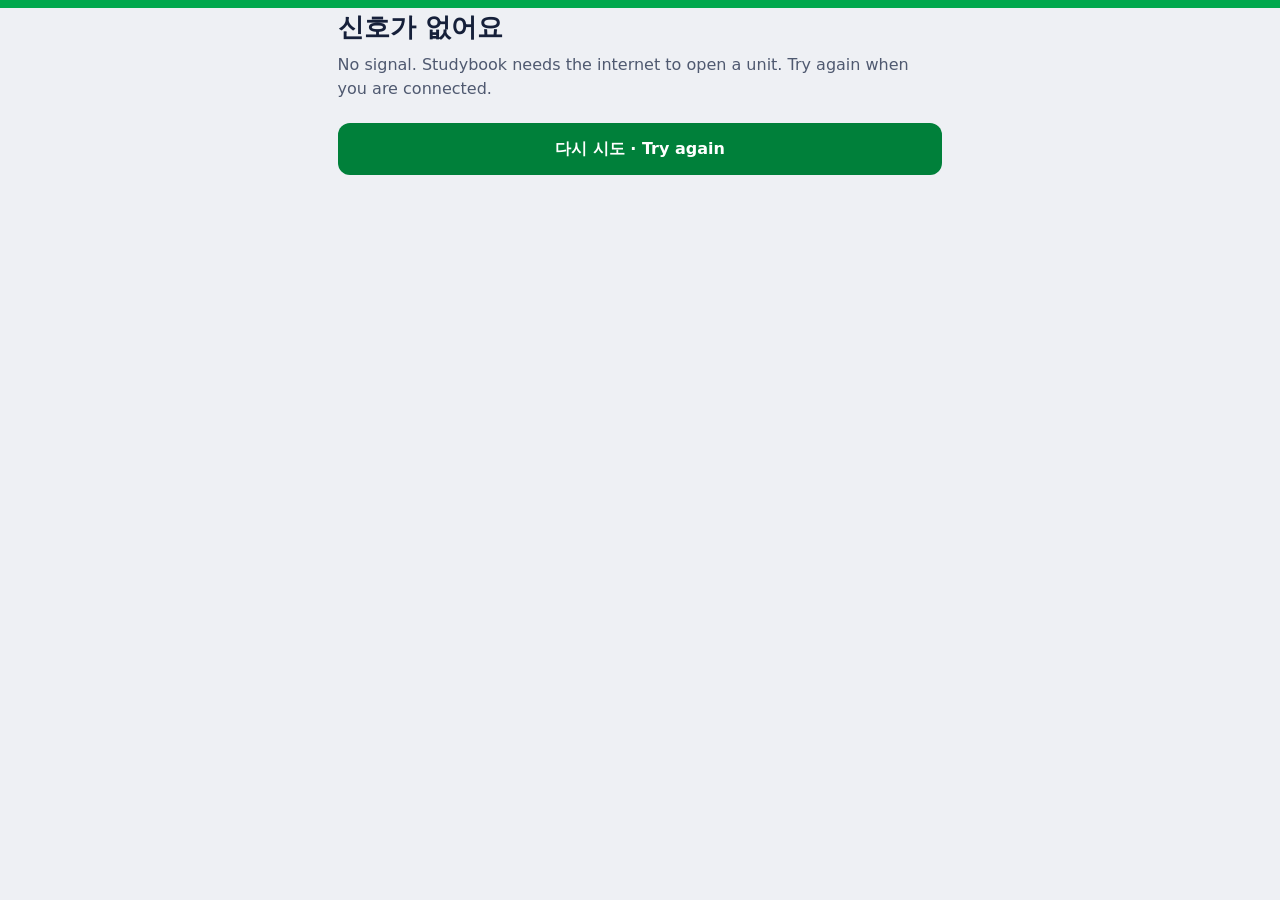
<file: offline.html>
<!doctype html>
<html lang="ko">
<head>
<meta charset="utf-8">
<meta name="viewport" content="width=device-width, initial-scale=1, viewport-fit=cover">
<title>No signal · 스터디북</title>
<meta name="theme-color" content="#1C2A4A">
<style>
:root{--f:'Gothic A1',system-ui,-apple-system,'Apple SD Gothic Neo','Malgun Gothic',sans-serif;--ground:#EEF0F4;--ink:#16203A;--ink-2:#4F5970;--line:#00A84D;--line-ink:#00803A}
@media (prefers-color-scheme:dark){:root{--ground:#0E1322;--ink:#EEF1F8;--ink-2:#AAB3C7;--line:#16B95E}}
*{box-sizing:border-box}html,body{margin:0}
body{background:var(--ground);color:var(--ink);font-family:var(--f);line-height:1.5;min-height:100vh}
.stripe{height:8px;background:var(--line)}
.wrap{max-width:640px;margin:0 auto;padding:0 1.1rem}
main{padding-top:3rem}
h1{font-size:1.6rem;font-weight:800;margin:0 0 .4rem;word-break:keep-all}
p{color:var(--ink-2);margin:0 0 1.4rem}
button{font:800 1rem var(--f);min-height:52px;width:100%;border:0;border-radius:12px;background:var(--line-ink);color:#fff;cursor:pointer}
</style>
</head>
<body>
<div class="stripe" aria-hidden="true"></div>
<main class="wrap">
  <h1>신호가 없어요</h1>
  <p>No signal. Studybook needs the internet to open a unit. Try again when you are connected.</p>
  <button type="button" onclick="location.reload()">다시 시도 · Try again</button>
</main>
</body>
</html>
</file>
<file: assets/line.css>
/* Studybook: shared tokens and base. World: Seoul Metro wayfinding (see PRODUCT.md, DESIGN.md). */
:root{
  --f:'Gothic A1',system-ui,-apple-system,'Apple SD Gothic Neo','Malgun Gothic',sans-serif;
  --ground:#EEF0F4;      /* platform grey */
  --surface:#FFFFFF;
  --ink:#16203A;
  --ink-2:#4F5970;
  --ink-3:#8A93A6;
  --rule:#D3D8E2;
  --sign:#1C2A4A;        /* navy enamel sign */
  --on-sign:#FFFFFF;
  --on-sign-2:#C4CCDD;
  --line:#00A84D;        /* Line 2 green, the stripe */
  --line-ink:#00803A;    /* green that carries white text */
  --here:#F5B700;        /* you are here */
  --notice:#D7372B;      /* NEW, alerts (fill, white text) */
  --notice-ink:#C02D22;  /* red used as text */
  --r:14px;
  --shadow:0 1px 2px rgba(22,32,58,.06),0 4px 14px rgba(22,32,58,.07);
  --shadow-up:0 2px 4px rgba(22,32,58,.08),0 10px 26px rgba(22,32,58,.12);
  --ease:cubic-bezier(.2,.7,.2,1);
  --ease-out:cubic-bezier(.16,1,.3,1);
  color-scheme:light;
}
@media (prefers-color-scheme:dark){:root{
  --ground:#0E1322;
  --surface:#18203A;
  --ink:#EEF1F8;
  --ink-2:#AAB3C7;
  --ink-3:#6F7890;
  --rule:#2C3654;
  --sign:#0A0F1D;
  --on-sign:#FFFFFF;
  --on-sign-2:#AAB3C7;
  --line:#16B95E;
  --line-ink:#00803A;
  --here:#FFC629;
  --notice:#D7372B;
  --notice-ink:#FF8F85;
  --shadow:0 1px 2px rgba(0,0,0,.35),0 6px 18px rgba(0,0,0,.3);
  --shadow-up:0 2px 4px rgba(0,0,0,.4),0 12px 28px rgba(0,0,0,.4);
  color-scheme:dark;
}}
*{box-sizing:border-box}
html{-webkit-text-size-adjust:100%;text-size-adjust:100%}
html,body{margin:0}
body{background:var(--ground);color:var(--ink);font-family:var(--f);line-height:1.5;-webkit-font-smoothing:antialiased;
  -webkit-tap-highlight-color:transparent;min-height:100vh}
.wrap{width:100%;max-width:640px;margin:0 auto;padding-left:max(1.1rem,env(safe-area-inset-left));padding-right:max(1.1rem,env(safe-area-inset-right))}
.stripe{height:8px;background:var(--line)}
::selection{background:var(--here);color:#16203A}
:focus-visible{outline:3px solid var(--here);outline-offset:3px;border-radius:6px}
a{color:inherit}
@media (prefers-reduced-motion:reduce){*{transition:none!important;animation:none!important;scroll-behavior:auto!important}}

/* ---------- text switch: English, Korean, Lyric (set on <html data-script> by assets/script.js) ---------- */
.t-ro,.ui-en,.only-en,.only-ro{display:none}
html[data-script="ro"] .t-ko,html[data-script="en"] .t-ko,
html[data-script="ro"] .ui-ko,html[data-script="en"] .ui-ko{display:none}
html[data-script="ro"] .t-ro,html[data-script="en"] .t-ro,
html[data-script="ro"] .ui-en,html[data-script="en"] .ui-en,
html[data-script="en"] .only-en{display:inline}
html[data-script="ro"] p.only-ro{display:block}
html[data-script="en"] .not-en,html[data-script="en"] .mk,html[data-script="en"] .hook,
html[data-script="en"] .has-en,html[data-script="en"] .not-ko-end,html[data-script="en"] .f-hint,
html[data-script="en"] [data-toggle="hide-ko"],html[data-script="en"] [data-toggle="hide-vko"]{display:none!important}
.t-ro{word-break:normal;overflow-wrap:anywhere}
.script{display:inline-flex;flex:none;gap:2px;padding:2px;background:rgba(255,255,255,.13);border-radius:10px}
.script button{appearance:none;border:0;background:none;color:var(--on-sign-2);font:700 .78rem/1 var(--f);min-height:38px;
  padding:0 .58rem;border-radius:8px;cursor:pointer}
.script button:hover{color:var(--on-sign)}
.script button[aria-pressed="true"]{background:var(--on-sign);color:#1C2A4A}
.script button:focus-visible{outline:3px solid var(--here);outline-offset:1px}
@media print{.script{display:none!important}}
/* any study language other than Korean: controls always in English, no Lyric (render_unit.py sets data-ui) */
html[data-ui="en"] .ui-ko{display:none!important}
html[data-ui="en"] .ui-en{display:inline!important}
html[data-ui="en"] .only-ro{display:none!important}
</file>
<file: assets/unit.css>
/* Studybook unit page. Inherits tokens from line.css. One unit = one station; its sections are
   transfer lines, each with its own Seoul line colour (set per element as --lc). */

body{padding-bottom:calc(84px + env(safe-area-inset-bottom))}

/* ---------- sign band (sticky, carries the tabs) ---------- */
.usign{position:sticky;top:0;z-index:40;background:var(--sign);color:var(--on-sign);padding-top:env(safe-area-inset-top)}
.usign .row{display:flex;align-items:center;justify-content:space-between;gap:.8rem;padding-top:.7rem}
.back{display:inline-flex;align-items:center;gap:.35rem;color:var(--on-sign-2);text-decoration:none;font-weight:700;font-size:.86rem;
  min-height:40px;padding-right:.4rem}
.back svg{width:18px;height:18px}
.back:hover{color:var(--on-sign)}
.utitle{padding:.2rem 0 .75rem}
.utitle h1{margin:0;font-size:clamp(1.35rem,5.6vw,1.8rem);font-weight:800;letter-spacing:-.015em;line-height:1.2;word-break:keep-all}
.utitle p{margin:.2rem 0 0;font-size:.84rem;color:var(--on-sign-2)}
.tabs{display:grid;grid-template-columns:repeat(4,1fr);gap:0;border-top:1px solid rgba(255,255,255,.12)}
.tabs button{appearance:none;background:none;border:0;color:var(--on-sign-2);font:700 .9rem/1.2 var(--f);padding:.7rem .2rem .65rem;
  cursor:pointer;position:relative;min-height:48px;display:flex;flex-direction:column;align-items:center;gap:.1rem}
.tabs button small{font-weight:500;font-size:.76rem}
.tabs button[aria-selected="true"]{color:var(--on-sign)}
.tabs button[aria-selected="true"]::after{content:"";position:absolute;left:18%;right:18%;bottom:0;height:4px;border-radius:4px 4px 0 0;background:var(--here)}
.usign .stripe{height:6px}

.panel{display:none;padding-top:1.2rem}
.panel.on{display:block}
.note{color:var(--ink-2);font-size:.88rem;margin:0 0 1rem;line-height:1.55}

/* ---------- the unit's line map (spine) ---------- */
.map{background:var(--surface);border-radius:var(--r);box-shadow:var(--shadow);padding:1rem 1rem 1.05rem;margin:0 0 1rem}
.map h2{margin:0 0 .15rem;font-size:1rem;font-weight:800}
.map .note{margin:0 0 .9rem;font-size:.84rem}
.map ol{list-style:none;margin:0;padding:0;display:grid;grid-auto-flow:column;grid-auto-columns:1fr;position:relative}
.map li{position:relative;text-align:center;padding-top:26px;min-width:0}
.map li::before{content:"";position:absolute;top:8px;left:0;right:0;height:6px;background:var(--lc)}
.map li:first-child::before{left:50%;border-radius:3px 0 0 3px}
.map li:last-child::before{right:50%;border-radius:0 3px 3px 0}
.map li::after{content:"";position:absolute;top:2px;left:50%;width:10px;height:10px;margin-left:-8px;border-radius:50%;background:var(--surface);border:3px solid var(--lc)}
.map li.on::after{border-color:var(--here);border-width:4px;width:10px;height:10px;margin-left:-9px;top:1px}
.map li button{appearance:none;background:none;border:0;padding:.15rem .1rem;cursor:pointer;color:inherit;font-family:var(--f);display:block;width:100%}
.map .m-ko{display:block;font-weight:800;font-size:.95rem;word-break:keep-all;line-height:1.25}
.map .m-en{display:block;font-size:.76rem;color:var(--ink-2);margin-top:.1rem;line-height:1.25}
html[data-script="ro"] .map ol{grid-auto-columns:minmax(min-content,1fr);overflow-x:auto;scrollbar-width:thin}
html[data-script="ro"] .map li{min-width:auto}
html[data-script="ro"] .map li button{padding:.15rem .35rem}
html[data-script="ro"] .map .m-ko .t-ro{font-size:.84rem;overflow-wrap:normal}
.map .foot{display:flex;align-items:center;gap:.7rem;margin-top:.9rem;padding-top:.8rem;border-top:1px solid var(--rule);font-size:.84rem;color:var(--ink-2)}

.how{display:flex;flex-wrap:wrap;gap:.4rem 1.1rem;margin:0 0 1.1rem;padding:0;list-style:none;font-size:.84rem;color:var(--ink-2)}
.how li{display:flex;align-items:center;gap:.4rem}
.how b{display:inline-grid;place-items:center;width:1.3rem;height:1.3rem;border-radius:50%;background:var(--ink);color:var(--surface);font-size:.7rem}

/* ---------- picture cards ---------- */
.cards{display:flex;flex-direction:column;gap:1rem}
.card,.qa,.surv,.voc,.map,.eli li{color:var(--ink)}
.card{background:var(--surface);border-radius:var(--r);box-shadow:var(--shadow);overflow:hidden;scroll-margin-top:220px;
  transition:box-shadow .25s var(--ease)}
.card.now{box-shadow:0 0 0 3px var(--here),var(--shadow-up)}
.pic{margin:0;background:var(--ground);aspect-ratio:16/10}
.pic img{display:block;width:100%;height:100%;object-fit:cover}
.pic.flat{background:color-mix(in srgb,var(--lc) 14%,#F4F6F9)}
.pic.flat img{object-fit:contain;padding:6% 10%}
.cbody{padding:.9rem 1rem 1rem}
.ctop{display:flex;align-items:center;gap:.45rem;flex-wrap:wrap}
.num{display:inline-grid;place-items:center;min-width:2.1rem;height:1.6rem;padding:0 .35rem;border-radius:7px;background:var(--surface);
  box-shadow:inset 0 0 0 3px var(--lc);color:var(--ink);font-weight:800;font-size:.78rem;font-variant-numeric:tabular-nums}
.sec-chip{display:inline-flex;align-items:center;gap:.35rem;font-size:.76rem;font-weight:700;color:var(--ink-2)}
.sec-chip::before{content:"";width:10px;height:10px;border-radius:50%;background:var(--lc)}
.hook{font-size:.76rem;font-weight:700;color:var(--ink-2);background:var(--ground);border-radius:6px;padding:.12rem .45rem}
.ko{margin:.55rem 0 0;font-size:clamp(1.18rem,4.6vw,1.45rem);font-weight:700;line-height:1.6;word-break:keep-all;color:var(--ink)}
.en{margin:.25rem 0 0;font-size:.9rem;color:var(--ink-2);line-height:1.5}
.listen{margin-top:.75rem;display:inline-flex;align-items:center;gap:.45rem;font:800 .86rem var(--f);color:#fff;background:var(--line-ink);
  border:0;border-radius:10px;padding:0 1rem;min-height:42px;cursor:pointer}
.listen svg{width:16px;height:16px}
.listen.playing{background:var(--sign)}
.listen.mini{min-height:36px;min-width:36px;padding:0;justify-content:center;border-radius:50%;margin:0;flex:none}
.listen.mini svg{width:14px;height:14px}

body.hide-ko .ko:not(.shown){color:transparent;background:var(--ground);border-radius:8px;cursor:pointer;user-select:none;
  background-image:repeating-linear-gradient(-45deg,transparent 0 8px,color-mix(in srgb,var(--ink-3) 18%,transparent) 8px 10px)}
body.hide-en .en{visibility:hidden}

/* ---------- Q&A ---------- */
.qsec{margin:1.6rem 0 .3rem;font-size:1.05rem;font-weight:800;display:flex;align-items:baseline;gap:.5rem;flex-wrap:wrap}
.qsec:first-child{margin-top:0}
.qsec small{font-size:.78rem;color:var(--ink-2);font-weight:500}
.qgrp{margin:1.1rem 0 .5rem;font-size:.86rem;font-weight:800;color:var(--ink-2)}
.qa{background:var(--surface);border-radius:12px;box-shadow:var(--shadow);margin:0 0 .6rem}
.qhead{display:flex;align-items:flex-start;gap:.5rem;padding-right:.7rem}
.q{flex:1;min-width:0;appearance:none;background:none;border:0;text-align:left;cursor:pointer;color:inherit;font-family:var(--f);
  display:flex;gap:.7rem;padding:.9rem .4rem .9rem 1rem;min-height:56px}
.qm{flex:none;display:grid;place-items:center;width:1.6rem;height:1.6rem;border-radius:50%;background:var(--ink);color:var(--surface);font-weight:800;font-size:.78rem;margin-top:.1rem}
.qa.trap .qm{background:var(--notice);color:#fff}
.qt{display:flex;flex-direction:column;gap:.15rem;min-width:0}
.qko{font-weight:800;font-size:1.04rem;line-height:1.45;word-break:keep-all}
.qen{font-size:.82rem;color:var(--ink-2)}
.qhead .listen.mini{margin-top:.75rem}
.qa .a{display:none;padding:.15rem 1rem 1rem 3.3rem}
.qa.open .a,body.reveal-all .qa .a{display:block}
.qa .chev{flex:none;width:18px;height:18px;margin-top:.35rem;color:var(--ink-3);transition:transform .2s var(--ease)}
.qa.open .chev{transform:rotate(180deg)}
.ako{margin:0;font-weight:700;font-size:1.02rem;line-height:1.65;word-break:keep-all}
.aen{margin:.2rem 0 0;font-size:.86rem;color:var(--ink-2)}
.why{margin:.5rem 0 0;font-size:.84rem;color:var(--notice-ink);line-height:1.5}
.check{display:inline-block;margin-left:.4rem;font-size:.76rem;font-weight:800;color:var(--notice-ink);border:1.5px solid var(--notice-ink);border-radius:6px;padding:0 .3rem;vertical-align:.15em}
.trap-tag{font-size:.7rem;font-weight:800;color:#fff;background:var(--notice);border-radius:6px;padding:.08rem .4rem;align-self:flex-start}
.surv{display:flex;align-items:center;gap:.7rem;background:var(--surface);border-radius:12px;box-shadow:var(--shadow);padding:.6rem .7rem .6rem 1rem;margin:0 0 .5rem}
.surv .sko{flex:1;font-weight:700;word-break:keep-all}
.surv .sen{display:block;font-size:.8rem;color:var(--ink-2);font-weight:500}

/* ---------- vocab ---------- */
.vgrp{margin:1.4rem 0 .5rem;font-size:.92rem;font-weight:800;display:flex;align-items:center;gap:.45rem}
.vgrp:first-of-type{margin-top:0}
.vgrp::before{content:"";width:10px;height:10px;border-radius:50%;background:var(--lc,var(--line))}
.vlist{list-style:none;margin:0;padding:0;background:var(--surface);border-radius:12px;box-shadow:var(--shadow);overflow:hidden}
.voc{display:flex;align-items:center;gap:.75rem;padding:.55rem .9rem .55rem .65rem;border-top:1px solid var(--rule);min-height:52px}
.voc:first-child{border-top:0}
.vko{font-weight:800;font-size:1.08rem;word-break:keep-all}
.ven{margin-left:auto;text-align:right;font-size:.84rem;color:var(--ink-2)}
body.hide-vko .vko:not(.shown),body.hide-ven .ven:not(.shown){color:transparent;background:var(--ground);border-radius:6px;cursor:pointer;user-select:none}

/* ---------- full text ---------- */
.full h2{font-size:1.2rem;font-weight:800;margin:2rem 0 .6rem;padding-bottom:.4rem;border-bottom:3px solid var(--line)}
.full h2:first-child{margin-top:0}
.full h3{font-size:.86rem;font-weight:800;color:var(--ink-2);margin:1.2rem 0 .35rem}
.fko{font-size:1.08rem;line-height:1.95;margin:0 0 .3rem;word-break:keep-all;font-weight:500}
.fen{color:var(--ink-2);font-size:.9rem;line-height:1.6;margin:0 0 .6rem;max-width:68ch}
.fqa{margin:0 0 .8rem}
.fqa p{margin:0}
.fq{font-weight:800;word-break:keep-all}
.fa{word-break:keep-all;line-height:1.65}
.fsub{font-size:.82rem;color:var(--ink-2)}
.fvoc{display:grid;grid-template-columns:repeat(auto-fill,minmax(220px,1fr));gap:0 1.2rem}
.fv{display:flex;gap:.6rem;align-items:baseline;padding:.25rem 0;border-bottom:1px dotted var(--rule)}
.fv b{flex:none}
.fv span{margin-left:auto;text-align:right;color:var(--ink-2);font-size:.86rem}
body.hide-fen .fen,body.hide-fen .fsub,body.hide-fen .fv span{display:none}

/* ---------- dock (fixed controls) ---------- */
.dock{position:fixed;left:0;right:0;bottom:0;z-index:45;background:var(--surface);border-top:1px solid var(--rule);
  box-shadow:0 -6px 20px rgba(22,32,58,.08);padding:.6rem max(.8rem,env(safe-area-inset-left)) calc(.6rem + env(safe-area-inset-bottom))}
.acts{display:flex;gap:.45rem;max-width:640px;margin:0 auto}
.acts[hidden]{display:none}
.btn{flex:1;min-height:48px;display:inline-flex;align-items:center;justify-content:center;gap:.35rem;font:700 .86rem/1.15 var(--f);white-space:nowrap;
  color:var(--ink);background:var(--ground);border:0;border-radius:12px;cursor:pointer;padding:0 .5rem;text-align:center}
.btn svg{width:17px;height:17px;flex:none}
.btn[aria-pressed="true"]{background:var(--sign);color:#fff}
.btn.primary{background:var(--line-ink);color:#fff}
.btn.primary[aria-pressed="true"]{background:var(--sign)}

/* ---------- focus mode: one card, recall first ---------- */
.focus{position:fixed;inset:0;z-index:60;background:var(--ground);display:flex;flex-direction:column;
  padding:env(safe-area-inset-top) 0 env(safe-area-inset-bottom)}
.focus[hidden]{display:none}
.f-top{display:flex;align-items:center;gap:.8rem;padding:.6rem max(1rem,env(safe-area-inset-left));background:var(--sign);color:#fff}
.f-close{appearance:none;border:0;background:rgba(255,255,255,.12);color:#fff;width:40px;height:40px;border-radius:10px;display:grid;place-items:center;cursor:pointer;flex:none}
.f-close svg{width:18px;height:18px}
.f-count{font-weight:800;font-variant-numeric:tabular-nums;font-size:.9rem;flex:none}
.f-track{flex:1;display:flex;align-items:center;height:20px;position:relative}
.f-track i{flex:1;height:5px;background:var(--lc);opacity:.45}
.f-track i.done{opacity:1}
.f-track i:first-child{border-radius:3px 0 0 3px}.f-track i:last-child{border-radius:0 3px 3px 0}
.f-dot{position:absolute;top:2px;width:10px;height:10px;margin-left:-8px;border-radius:50%;background:var(--sign);border:3px solid var(--here);
  transition:left .35s var(--ease-out)}
.f-stage{flex:1;overflow:auto;display:flex;justify-content:center;padding:1rem max(1rem,env(safe-area-inset-left)) .5rem}
.f-card{width:100%;max-width:560px;display:flex;flex-direction:column}
.f-card .pic{border-radius:var(--r);overflow:hidden;box-shadow:var(--shadow)}
.f-card .cbody{padding:1rem .2rem 0}
.f-card .ko{font-size:clamp(1.35rem,6vw,1.75rem)}
.f-card .ko.hidden{color:transparent;background:var(--surface);border-radius:10px;cursor:pointer;user-select:none;min-height:3.2em;
  box-shadow:inset 0 0 0 2px var(--rule);
  background-image:repeating-linear-gradient(-45deg,transparent 0 8px,color-mix(in srgb,var(--ink-3) 14%,transparent) 8px 10px)}
.f-hint{margin:.45rem 0 0;font-size:.82rem;color:var(--ink-2)}
.f-nav .btn{background:var(--surface);box-shadow:var(--shadow)}
.f-nav .btn.primary{background:var(--line-ink)}
.f-nav .btn:disabled{opacity:.45;box-shadow:none;cursor:default}
.f-nav{display:grid;grid-template-columns:1fr 1.4fr 1fr;gap:.5rem;padding:.7rem max(1rem,env(safe-area-inset-left)) .8rem;max-width:600px;width:100%;margin:0 auto}

@media (min-width:720px){
  .card{display:grid;grid-template-columns:minmax(0,38%) 1fr}
  .card .pic{aspect-ratio:auto;min-height:100%}
  .cbody{padding:1.1rem 1.25rem 1.2rem}
  .fvoc{grid-template-columns:repeat(2,1fr)}
}
@media (max-width:380px){
  .map .m-en{display:none}
  .btn{font-size:.78rem}
}
@media print{
  .usign,.dock,.focus,.map,.how{display:none!important}
  body{background:#fff;color:#000;padding:0}
  .panel{display:none!important}
  #p-full{display:block!important}
}

/* ---------- the big picture: eli5 style, big pictures and few words ---------- */
.eli{margin:0 0 1rem}
.eli h2{margin:0 0 .2rem;font-size:1rem;font-weight:800}
.eli-why{margin:0 0 .8rem;font-size:.88rem;color:var(--ink-2);line-height:1.55}
.eli ol{list-style:none;margin:0;padding:0;display:grid;grid-template-columns:repeat(2,1fr);gap:.6rem}
.eli li{background:var(--surface);border-radius:var(--r);box-shadow:var(--shadow);padding:.8rem .8rem .9rem;display:flex;flex-direction:column;
  align-items:center;text-align:center;gap:.3rem}
.eli img{width:92px;height:92px;object-fit:contain;padding:10px;border-radius:50%;background:color-mix(in srgb,var(--lc) 16%,#F4F6F9)}
.eli b{font-size:1.02rem;font-weight:800;line-height:1.3;word-break:keep-all}
.eli span{font-size:.8rem;color:var(--ink-2);line-height:1.4}
@media (min-width:720px){.eli ol{grid-template-columns:repeat(3,1fr)}}

/* ---------- card audio: round play on the picture (phone), row play (desktop) ---------- */
.pic{position:relative}
.cplay,.rplay,.bigplay{display:grid;place-items:center;border:0;border-radius:50%;cursor:pointer;color:#fff;background:var(--line-ink);
  box-shadow:0 2px 6px rgba(0,0,0,.22),0 8px 18px rgba(0,0,0,.16);transition:transform .15s var(--ease),background .2s}
.cplay svg,.rplay svg,.bigplay svg{width:42%;height:42%}
.cplay .i-stop,.rplay .i-stop,.bigplay .i-stop{display:none}
.playing .i-play{display:none}.playing .i-stop{display:inline}
.cplay.playing,.rplay.playing,.bigplay.playing{background:var(--sign)}
.cplay:active,.rplay:active,.bigplay:active{transform:scale(.94)}
.cplay{position:absolute;right:12px;bottom:12px;width:54px;height:54px}
.rplay{display:none}

/* progress line under the Korean while it plays, in the section colour */
.prog{display:block;height:4px;border-radius:2px;background:var(--rule);margin:.45rem 0 0;overflow:hidden;opacity:0;transition:opacity .2s}
.prog i{display:block;height:100%;width:0;background:var(--lc,var(--line))}
.speaking .prog{opacity:1}

/* the stage exists only on desktop */
.stage{display:none}

@media (min-width:960px){
  .wrap{max-width:1180px}
  .acts{max-width:1180px}
  #openFocus{display:none}
  .eli ol{grid-template-columns:repeat(6,1fr)}
  .platform{display:grid;grid-template-columns:minmax(0,1.5fr) minmax(340px,1fr);gap:1.4rem;align-items:start}
  .how{display:none}

  /* stage: the line now on the platform */
  .stage{display:block;position:sticky;top:calc(var(--hdr,190px) + 14px);background:var(--surface);border-radius:var(--r);
    box-shadow:var(--shadow-up);overflow:hidden}
  .stage .pic{aspect-ratio:16/9}
  .stage .pic.flat img{padding:5% 14%}
  .st-body{padding:1.1rem 1.4rem 1.2rem}
  .st-ko{font-size:clamp(1.5rem,2.1vw,1.95rem);margin-top:.7rem;min-height:1.6em}
  .st-ko.hidden{color:transparent;background:var(--ground);border-radius:10px;cursor:pointer;user-select:none;
    background-image:repeating-linear-gradient(-45deg,transparent 0 8px,color-mix(in srgb,var(--ink-3) 16%,transparent) 8px 10px)}
  .st-en{font-size:1rem}
  .st-ctl{display:flex;align-items:center;gap:.8rem;margin-top:1rem}
  .bigplay{width:64px;height:64px}
  .st-nav{display:grid;place-items:center;width:46px;height:46px;border-radius:50%;border:0;background:var(--ground);color:var(--ink);cursor:pointer}
  .st-nav svg{width:20px;height:20px}
  .st-nav:disabled{opacity:.35;cursor:default}
  .st-count{margin-left:auto;font-weight:800;font-variant-numeric:tabular-nums;color:var(--ink-2)}
  .keys{margin:.8rem 0 0;font-size:.8rem;color:var(--ink-2)}
  kbd{font:700 .74rem var(--f);background:var(--ground);border:1px solid var(--rule);border-bottom-width:2px;border-radius:5px;padding:.05rem .35rem;color:var(--ink)}

  /* route list: every line as a station row on a vertical line */
  .cards{gap:0;background:var(--surface);border-radius:var(--r);box-shadow:var(--shadow);overflow:hidden}
  .card{display:grid;grid-template-columns:1fr auto;align-items:center;gap:.6rem;border-radius:0;box-shadow:none;border-top:1px solid var(--rule);
    padding:.7rem .9rem .7rem 3.1rem;position:relative;cursor:pointer;scroll-margin-top:calc(var(--hdr,190px) + 20px)}
  .card:first-child{border-top:0}
  .card::before{content:"";position:absolute;left:1.35rem;top:0;bottom:0;width:6px;background:var(--lc)}
  .card:first-child::before{top:50%}.card:last-child::before{bottom:50%}
  .card::after{content:"";position:absolute;left:calc(1.35rem - 5px);top:50%;width:10px;height:10px;margin-top:-8px;border-radius:50%;
    background:var(--surface);border:3px solid var(--lc)}
  .card.sel{background:color-mix(in srgb,var(--here) 13%,var(--surface))}
  .card.sel::after{border-color:var(--here);border-width:4px;width:12px;height:12px;margin-left:-2px;margin-top:-10px}
  .card.now{box-shadow:none}
  .card .pic{display:none}
  .card .cbody{padding:0}
  .card .sec-chip,.card .hook{display:none}
  .card .num{height:1.35rem;min-width:1.9rem;font-size:.72rem;box-shadow:none;background:none;color:var(--ink-2);padding:0}
  .card .ctop{float:left;margin:.15rem .4rem 0 0}
  .card .ko{margin:0;font-size:1rem;line-height:1.5}
  .card .en{font-size:.82rem;margin-top:.1rem}
  .card .prog{display:none}
  .rplay{display:grid;width:38px;height:38px;box-shadow:none}
  .card:hover{background:color-mix(in srgb,var(--ink) 4%,var(--surface))}
  .card.sel:hover{background:color-mix(in srgb,var(--here) 16%,var(--surface))}
}

/* desktop: the platform owns the first viewport; the big picture follows it; the list replaces the map */
@media (min-width:960px){
  .usign .row{padding-top:.5rem}
  .utitle{display:flex;align-items:baseline;gap:1rem;flex-wrap:wrap;padding:.1rem 0 .6rem}
  .utitle p{margin:0}
  #p-cards.on{display:flex;flex-direction:column}
  .platform{order:1}
  .eli{order:2;margin:1.6rem 0 0}
  #p-cards .map{display:none}
  .stage .pic{aspect-ratio:auto;height:clamp(200px,33vh,360px)}
}
@media (min-width:960px){
  .card .ko{display:-webkit-box;-webkit-box-orient:vertical;-webkit-line-clamp:2;line-clamp:2;overflow:hidden}
  .card .en{display:-webkit-box;-webkit-box-orient:vertical;-webkit-line-clamp:1;line-clamp:1;overflow:hidden}
  body.hide-ko .card .ko:not(.shown){display:block;height:1.5em}
}

/* Khmer support line (English + ខ្មែរ site): sits under the English line everywhere */
.km{margin:.2rem 0 0;font-size:.88rem;color:var(--ink-2);line-height:1.6}
.km .listen.mini{vertical-align:middle;margin-left:.35rem}
body.hide-km .km:not(.shown){visibility:hidden}
.vlist .vkm{display:block;font-size:.78rem;color:var(--ink-2)}
.fv .fvkm{display:block;font-size:.78rem;color:var(--ink-2);font-weight:400}
.surv .km{margin-top:.15rem}

/* source and attribution line under the cards and the full text */
.credit{font-size:.8rem;color:var(--ink-2);margin:1.6rem 0 0;padding-top:.8rem;border-top:1px solid var(--rule)}
#p-cards .credit{order:3}

/* focus bar with the text switch: the progress line takes its own row on narrow screens */
.f-top{flex-wrap:wrap}
.f-top .script{margin-left:auto}
.f-top .f-track{flex:1 1 100%}
@media (min-width:720px){.f-top{flex-wrap:nowrap}.f-top .f-track{flex:1 1 0;order:3}}
</file>
